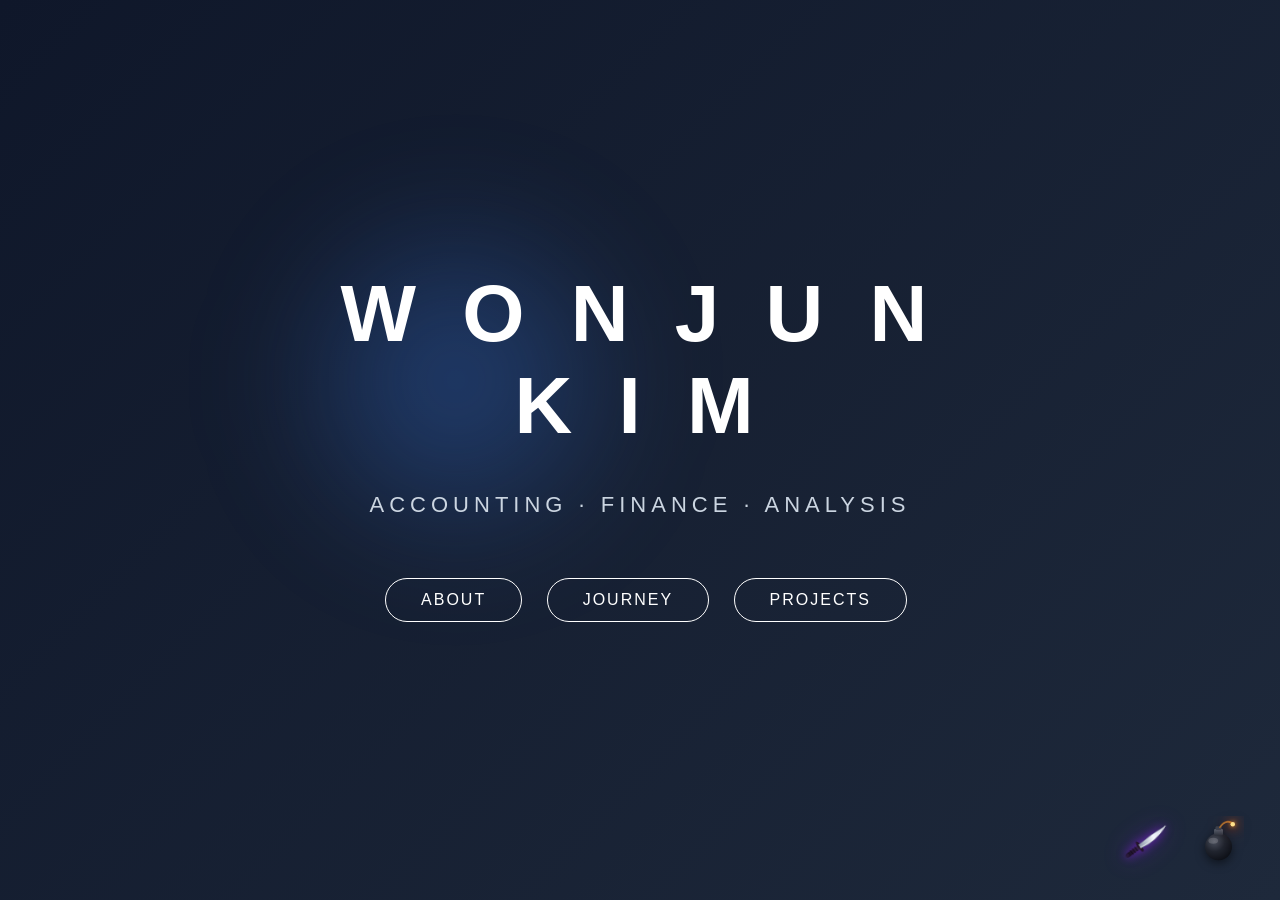
<file: index.html>
<!DOCTYPE html>
<html>

<head>
    <title>WONJUN KIM</title>
    <link rel="stylesheet" href="style.css">
</head>

<body>

    <div class="container">

        <h1 class="name">
            <span>W</span>
            <span>O</span>
            <span>N</span>
            <span>J</span>
            <span>U</span>
            <span>N</span>
            <br>
            <span>K</span>
            <span>I</span>
            <span>M</span>
        </h1>

        <p class="subtitle">
            ACCOUNTING · FINANCE · ANALYSIS
        </p>


        <div class="buttons">

            <a href="about.html">
                <button>ABOUT</button>
            </a>

            <a href="journey.html">
                <button>JOURNEY</button>
            </a>

            <a href="projects.html">
                <button>PROJECTS</button>
            </a>

        </div>

    </div>


    <!-- 폭탄 버튼 -->
    <button class="bomb" id="bomb" title="Don't press me..." aria-label="Bomb">
        <svg class="bombicon" viewBox="0 0 64 64" aria-hidden="true">
            <defs>
                <radialGradient id="bmBody" cx="0.35" cy="0.3" r="0.85">
                    <stop offset="0" stop-color="#4a4f5c"/>
                    <stop offset="0.45" stop-color="#20242e"/>
                    <stop offset="1" stop-color="#080a10"/>
                </radialGradient>
                <linearGradient id="bmCap" x1="0" y1="0" x2="0" y2="1">
                    <stop offset="0" stop-color="#5b6270"/>
                    <stop offset="1" stop-color="#2a2f3a"/>
                </linearGradient>
            </defs>
            <!-- 몸통 -->
            <circle cx="30" cy="41" r="18" fill="url(#bmBody)"/>
            <!-- 광택 하이라이트 -->
            <ellipse cx="23" cy="33" rx="6.5" ry="4" fill="#ffffff" opacity="0.16"/>
            <!-- 금속 캡 -->
            <rect x="24" y="17" width="12" height="9" rx="2" fill="url(#bmCap)"/>
            <rect x="26" y="13.5" width="8" height="5" rx="1.5" fill="#3a404c"/>
            <!-- 심지 -->
            <path d="M32 15 C 38 6, 46 6, 49 11" fill="none" stroke="#8a5a2b" stroke-width="2.6" stroke-linecap="round"/>
            <path d="M32 15 C 38 6, 46 6, 49 11" fill="none" stroke="#c8923f" stroke-width="1" stroke-linecap="round" opacity="0.7"/>
            <!-- 심지 불꽃 -->
            <circle class="fuse-spark" cx="49" cy="11" r="3"/>
        </svg>
    </button>

    <!-- 칼 버튼 -->
    <button class="knife-btn" id="knife" title="Slash!" aria-label="Slash">
        <svg class="katana" viewBox="0 0 64 64" aria-hidden="true">
            <defs>
                <linearGradient id="kbBlade" x1="24" y1="40" x2="58" y2="8" gradientUnits="userSpaceOnUse">
                    <stop offset="0" stop-color="#8b95a8"/>
                    <stop offset="0.5" stop-color="#f2f6fc"/>
                    <stop offset="1" stop-color="#c4ccda"/>
                </linearGradient>
                <linearGradient id="kbHandle" x1="11" y1="57" x2="26" y2="42" gradientUnits="userSpaceOnUse">
                    <stop offset="0" stop-color="#170e1f"/>
                    <stop offset="1" stop-color="#3a2350"/>
                </linearGradient>
            </defs>

            <!-- 뒤에서 휘갈기는 검기 아크(잔상 3겹) -->
            <g class="ki">
                <path class="ki-arc ki3" d="M10 50 Q 38 6 62 8"/>
                <path class="ki-arc ki2" d="M11 49 Q 39 6 62 9"/>
                <path class="ki-arc ki1" d="M12 48 Q 40 6 62 10"/>
            </g>

            <!-- 손잡이(츠카) -->
            <line x1="12" y1="56" x2="26" y2="42" stroke="url(#kbHandle)" stroke-width="6" stroke-linecap="round"/>
            <!-- 손잡이 감김 무늬 -->
            <g stroke="#0c0710" stroke-width="1.3" stroke-linecap="round" opacity="0.85">
                <line x1="14" y1="49.6" x2="18.4" y2="54"/>
                <line x1="16.8" y1="46.8" x2="21.2" y2="51.2"/>
                <line x1="19.6" y1="44" x2="24" y2="48.4"/>
            </g>
            <!-- 자루끝(칼머리) -->
            <circle cx="11" cy="57" r="2.6" fill="#2a1a3a"/>
            <!-- 코등이(츠바) -->
            <ellipse cx="26" cy="42" rx="8.5" ry="2.6" fill="#241528" transform="rotate(45 26 42)"/>
            <!-- 칼날 -->
            <path d="M28 44 Q 48 32 58 8 Q 40 22 24 40 Z" fill="url(#kbBlade)" stroke="#5a6478" stroke-width="0.5"/>
            <!-- 날 하이라이트(하몬) — 은은하게 반짝 -->
            <path class="hamon" d="M27 43 Q 47 31 57 9" fill="none" stroke="#ffffff" stroke-width="1" stroke-linecap="round" opacity="0.85"/>
        </svg>
    </button>


    <script>
        const bomb  = document.getElementById("bomb");

        // 날아갈 요소들: 이름 글자 + 문구 + 버튼
        const pieces = Array.from(document.querySelectorAll(
            ".name span, .subtitle, .buttons"
        ));

        // 원래 스타일 저장 (되돌릴 때 복원용)
        const origStyle = pieces.map((el) => el.getAttribute("style"));

        let active = false;      // 화면이 흐트러진 상태 (폭발 중)
        let rafId = null;
        let parts = [];

        // 물리 상수
        const GRAVITY = 0.9;
        const FLOOR_BOUNCE = 0.62;   // 바닥에 튕길 때 남는 속도
        const WALL_BOUNCE  = 0.72;   // 벽에 튕길 때 남는 속도

        bomb.addEventListener("click", () => {
            if (active) return;
            active = true;

            // 심지 타들어가는 연출
            bomb.classList.add("lit");

            setTimeout(() => {
                bomb.classList.remove("lit");

                // 중앙에서 진짜 터지는 이펙트 (섬광·충격파·불똥·연기·화면 흔들림)
                explodeFX(window.innerWidth / 2, window.innerHeight / 2);

                // 등장(뚝뚝 떨어지는) 연출 중에 터져도 '최종 위치' 기준으로 잡히도록
                // 먼저 애니메이션을 정지시킨 뒤 측정 (안 그러면 애니메이션 중간 위치가 원위치로 저장됨)
                pieces.forEach((el) => { el.style.animation = "none"; });

                // 원래 위치를 한 번에 측정 (하나라도 fixed로 바꾸면 뒤 글자들이 밀리므로 측정을 먼저)
                const rects = pieces.map((el) => el.getBoundingClientRect());

                // 각 조각을 원래 자리에 고정시키고 초기 속도 부여
                parts = pieces.map((el, i) => {
                    const rect = rects[i];

                    el.style.position = "fixed";
                    el.style.left = "0";
                    el.style.top  = "0";
                    el.style.margin = "0";
                    el.style.transition = "none";
                    el.style.opacity = "1";   // 애니메이션 끄면 기본 opacity가 0이라 사라짐 → 보이게 고정
                    el.style.zIndex = "14";
                    el.style.transform = `translate(${rect.left}px, ${rect.top}px)`;

                    return {
                        el,
                        x: rect.left,
                        y: rect.top,
                        w: rect.width,
                        h: rect.height,
                        homeX: rect.left,   // 원래 자리 (복귀용)
                        homeY: rect.top,
                        vx: (Math.random() - 0.5) * 38,        // 좌우로 팍
                        vy: -(Math.random() * 22 + 8),          // 위로 솟구쳤다가
                        angle: 0,
                        va: (Math.random() - 0.5) * 34          // 빙글빙글
                    };
                });

                startPhysics();

                // 잠시 뒤 스스로 서서히 제자리로
                setTimeout(reassemble, 2800);
            }, 700);
        });

        // ===== 현실적인 폭발 이펙트 =====
        function explodeFX(cx, cy) {
            const layer = document.body;

            // 화면 흔들림
            document.body.classList.add("screen-shake");
            setTimeout(() => document.body.classList.remove("screen-shake"), 500);

            // 1) 섬광
            const flash = document.createElement("div");
            flash.className = "fx-flash";
            flash.style.setProperty("--fx", cx + "px");
            flash.style.setProperty("--fy", cy + "px");
            layer.appendChild(flash);
            flash.addEventListener("animationend", () => flash.remove());

            // 2) 충격파 링 (2겹)
            for (let i = 0; i < 2; i++) {
                const shock = document.createElement("div");
                shock.className = "fx-shock";
                shock.style.left = cx + "px";
                shock.style.top = cy + "px";
                shock.style.animationDelay = (i * 0.08) + "s";
                layer.appendChild(shock);
                shock.addEventListener("animationend", () => shock.remove());
            }

            // 3) 불똥/파편
            const colors = ["#fff7e0", "#ffd27a", "#ff9d2e", "#ff5a1a", "#ff2d0f"];
            for (let i = 0; i < 46; i++) {
                const spark = document.createElement("div");
                spark.className = "fx-spark";

                const angle = Math.random() * Math.PI * 2;
                const dist = 90 + Math.random() * 360;
                const tx = Math.cos(angle) * dist;
                // 중력 느낌: 아래로 살짝 쏠리게
                const ty = Math.sin(angle) * dist + 60 + Math.random() * 120;
                const size = 4 + Math.random() * 9;
                const c = colors[Math.floor(Math.random() * colors.length)];

                spark.style.left = cx + "px";
                spark.style.top = cy + "px";
                spark.style.width = size + "px";
                spark.style.height = size + "px";
                spark.style.background = c;
                spark.style.boxShadow = `0 0 ${6 + size}px ${size / 2}px ${c}`;
                spark.style.setProperty("--tx", tx + "px");
                spark.style.setProperty("--ty", ty + "px");
                spark.style.setProperty("--dur", (0.55 + Math.random() * 0.7) + "s");

                layer.appendChild(spark);
                spark.addEventListener("animationend", () => spark.remove());
            }

            // 4) 연기
            for (let i = 0; i < 6; i++) {
                const smoke = document.createElement("div");
                smoke.className = "fx-smoke";
                smoke.style.left = cx + "px";
                smoke.style.top = cy + "px";
                smoke.style.setProperty("--sx", ((Math.random() - 0.5) * 160) + "px");
                smoke.style.animationDelay = (Math.random() * 0.15) + "s";
                layer.appendChild(smoke);
                smoke.addEventListener("animationend", () => smoke.remove());
            }
        }

        function startPhysics() {
            const W = window.innerWidth;
            const H = window.innerHeight;

            function step() {
                parts.forEach((p) => {
                    p.vy += GRAVITY;
                    p.x += p.vx;
                    p.y += p.vy;
                    p.angle += p.va;

                    // 좌우 벽
                    if (p.x < 0) { p.x = 0; p.vx = -p.vx * WALL_BOUNCE; p.va *= 0.9; }
                    if (p.x > W - p.w) { p.x = W - p.w; p.vx = -p.vx * WALL_BOUNCE; p.va *= 0.9; }

                    // 천장
                    if (p.y < 0) { p.y = 0; p.vy = -p.vy * WALL_BOUNCE; }

                    // 바닥 (튕기고 서서히 멈춤)
                    if (p.y > H - p.h) {
                        p.y = H - p.h;
                        p.vy = -p.vy * FLOOR_BOUNCE;
                        p.vx *= 0.9;      // 바닥 마찰
                        p.va *= 0.8;
                    }

                    p.el.style.transform =
                        `translate(${p.x}px, ${p.y}px) rotate(${p.angle}deg)`;
                });

                rafId = requestAnimationFrame(step);
            }

            step();
        }

        // 폭발한 글자들이 서서히 원래 자리로 되돌아옴
        let returning = false;
        function reassemble() {
            if (!active || returning) return;
            returning = true;

            // 물리 정지
            if (rafId) cancelAnimationFrame(rafId);
            rafId = null;

            // 현재 위치 → 원래 자리로 부드럽게 트윈 (글자마다 살짝 시차)
            parts.forEach((p, i) => {
                p.el.style.transition =
                    `transform 1.1s cubic-bezier(.2,.85,.25,1) ${i * 0.04}s`;
                p.el.style.transform =
                    `translate(${p.homeX}px, ${p.homeY}px) rotate(0deg)`;
            });

            // 다 돌아오면 상태 초기화 (글자는 원래 자리에 고정된 채 유지)
            setTimeout(() => {
                parts = [];
                active = false;
                returning = false;
            }, 1100 + parts.length * 40 + 60);
        }


        // ===== 칼: 누를 때마다 검기 한 방 → 금이 쌓임 → 마지막엔 화면 껐다 켜기(휘치킹!) =====
        const knife = document.getElementById("knife");
        const svgNS = "http://www.w3.org/2000/svg";

        const BREAK_AT = 6;      // 이만큼 베면 화면이 박살 → 리셋
        let cracks = [];         // 화면에 쌓인 금(SVG)들
        let breaking = false;    // 껐다 켜는 연출 중

        // 검기와 함께 번쩍이는 벼락(전격) 몇 줄기
        function spawnLightning(A, big) {
            const W = window.innerWidth, H = window.innerHeight;
            const cx = W / 2, cy = H / 2;
            const rad = A * Math.PI / 180;
            const dx = Math.cos(rad), dy = Math.sin(rad);

            const svg = document.createElementNS(svgNS, "svg");
            svg.setAttribute("class", "bolt");
            svg.setAttribute("viewBox", `0 0 ${W} ${H}`);
            svg.setAttribute("preserveAspectRatio", "none");

            const bolts = (big ? 5 : 3) + Math.floor(Math.random() * 3);
            for (let k = 0; k < bolts; k++) {
                // 컷 선 위 임의 지점에서 시작
                const start = (Math.random() - 0.5) * Math.min(W, H) * 0.9;
                let x = cx + dx * start, y = cy + dy * start;
                // 컷을 따라가되 크게 지그재그
                const bAng = (A + (Math.random() - 0.5) * 45) * Math.PI / 180;
                const bx = Math.cos(bAng), by = Math.sin(bAng);
                const bnx = -by, bny = bx;
                const steps = 6 + Math.floor(Math.random() * 4);
                const seg = 110 + Math.random() * 90;

                let d = `M${x.toFixed(1)} ${y.toFixed(1)} `;
                for (let i = 1; i <= steps; i++) {
                    x += bx * seg + bnx * (Math.random() - 0.5) * 75;
                    y += by * seg + bny * (Math.random() - 0.5) * 75;
                    d += `L${x.toFixed(1)} ${y.toFixed(1)} `;
                }
                const p = document.createElementNS(svgNS, "path");
                p.setAttribute("d", d);
                svg.appendChild(p);
            }

            document.body.appendChild(svg);
            svg.addEventListener("animationend", () => svg.remove());
            setTimeout(() => svg.remove(), 450);
        }

        // 화면을 가르는 검기 한 방 (칼날 코어 + 오라 + 잔상 + 렌즈플레어 + 스파크 + 벼락)
        function spawnSlash(A, big) {
            const s = document.createElement("div");
            s.className = "slash" + (big ? " big" : "");
            s.style.setProperty("--ang", A + "deg");
            s.style.setProperty("--dir", Math.random() < 0.5 ? 1 : -1);
            s.innerHTML =
                '<div class="aura"></div>' +
                '<div class="trail t1"></div>' +
                '<div class="trail t2"></div>' +
                '<div class="line"></div>' +
                '<div class="glint"><span class="flare"></span></div>';
            document.body.appendChild(s);
            setTimeout(() => s.remove(), big ? 800 : 560);

            spawnLightning(A, big);

            // 검기 자리에서 튀는 파란 스파크
            const cx = window.innerWidth / 2, cy = window.innerHeight / 2;
            const rad = A * Math.PI / 180;
            const dx = Math.cos(rad), dy = Math.sin(rad);   // 검기 방향
            const nx = -dy, ny = dx;                          // 수직
            const count = big ? 20 : 12;
            for (let i = 0; i < count; i++) {
                const along = (Math.random() - 0.5) * (big ? 950 : 620);
                const side = Math.random() < 0.5 ? 1 : -1;
                const dist = 40 + Math.random() * 150;
                const tx = nx * dist * side + dx * (Math.random() - 0.5) * 70;
                const ty = ny * dist * side + dy * (Math.random() - 0.5) * 70;
                const size = 2 + Math.random() * 4;

                const sp = document.createElement("div");
                sp.className = "slash-spark";
                sp.style.left = (cx + dx * along) + "px";
                sp.style.top = (cy + dy * along) + "px";
                sp.style.width = size + "px";
                sp.style.height = size + "px";
                sp.style.setProperty("--tx", tx + "px");
                sp.style.setProperty("--ty", ty + "px");
                sp.style.setProperty("--dur", (0.35 + Math.random() * 0.4) + "s");
                document.body.appendChild(sp);
                sp.addEventListener("animationend", () => sp.remove());
            }
        }

        // 화면 흔들기 (금이 많을수록 세게)
        function shake(amp) {
            document.body.animate([
                { transform: "translate(0,0)" },
                { transform: `translate(${-amp}px, ${amp * 0.5}px)` },
                { transform: `translate(${amp}px, ${-amp * 0.6}px)` },
                { transform: `translate(${-amp * 0.6}px, ${amp * 0.4}px)` },
                { transform: "translate(0,0)" }
            ], { duration: 240, easing: "ease-out" });
        }

        // 검기 지나간 자리에 유리 금 남기기
        function addCrack(A) {
            const W = window.innerWidth, H = window.innerHeight;
            const rad = A * Math.PI / 180;
            const dx = Math.cos(rad), dy = Math.sin(rad);   // 금 방향
            const nx = -dy, ny = dx;                          // 수직(지그재그용)
            const reach = Math.hypot(W, H);
            // 검기는 화면 중앙을 각도 A로 지나감 → 금도 그 선을 따라 생김
            const ox = W / 2;
            const oy = H / 2;

            const svg = document.createElementNS(svgNS, "svg");
            svg.setAttribute("class", "crack");
            svg.setAttribute("viewBox", `0 0 ${W} ${H}`);
            svg.setAttribute("preserveAspectRatio", "none");

            // 메인 금 (거의 곧게, 드물게 꺾임)
            const segs = 9;
            const pts = [];
            let d = "";
            for (let i = 0; i <= segs; i++) {
                const t = (i / segs) * 2 - 1;   // -1 ~ 1
                const jitter = (Math.random() - 0.5) * 16;
                const px = ox + dx * reach * t + nx * jitter;
                const py = oy + dy * reach * t + ny * jitter;
                pts.push([px, py]);
                d += (i === 0 ? "M" : "L") + px.toFixed(1) + " " + py.toFixed(1) + " ";
            }
            const main = document.createElementNS(svgNS, "path");
            main.setAttribute("d", d);
            svg.appendChild(main);

            document.body.appendChild(svg);
            cracks.push(svg);

            // 쫙— 그어지는 애니메이션
            svg.querySelectorAll("path").forEach((p) => {
                const len = p.getTotalLength();
                p.style.strokeDasharray = len;
                p.style.strokeDashoffset = len;
                p.getBoundingClientRect();   // reflow
                p.style.transition = "stroke-dashoffset 0.3s ease-out";
                p.style.strokeDashoffset = "0";
            });
        }

        function clearCracks() {
            cracks.forEach((c) => c.remove());
            cracks = [];
        }

        // 중앙 충격파 링
        function boomRing() {
            const r = document.createElement("div");
            r.className = "break-ring";
            r.style.left = window.innerWidth / 2 + "px";
            r.style.top = window.innerHeight / 2 + "px";
            document.body.appendChild(r);
            r.addEventListener("animationend", () => r.remove());
        }

        // 유리 파편 와장창 — 화면이 사방으로 부서짐
        function shatter() {
            const cx = window.innerWidth / 2, cy = window.innerHeight / 2;
            const n = 20;
            for (let i = 0; i < n; i++) {
                const ang = (i / n) * Math.PI * 2 + (Math.random() - 0.5) * 0.5;
                const dist = 240 + Math.random() * 460;
                const tx = Math.cos(ang) * dist;
                const ty = Math.sin(ang) * dist;
                const w = 16 + Math.random() * 40;
                const h = w * (0.4 + Math.random() * 0.9);

                const sh = document.createElement("div");
                sh.className = "shard";
                sh.style.left = cx + "px";
                sh.style.top = cy + "px";
                sh.style.width = w + "px";
                sh.style.height = h + "px";
                sh.style.setProperty("--tx", tx + "px");
                sh.style.setProperty("--ty", ty + "px");
                sh.style.setProperty("--rot", ((Math.random() - 0.5) * 900) + "deg");
                sh.style.setProperty("--dur", (0.55 + Math.random() * 0.5) + "s");
                // 들쭉날쭉한 유리 조각 모양
                const p = [
                    "0% 0%", (20 + Math.random() * 30) + "% " + (Math.random() * 20) + "%",
                    "100% " + (30 + Math.random() * 40) + "%",
                    (40 + Math.random() * 40) + "% 100%", (Math.random() * 25) + "% " + (60 + Math.random() * 30) + "%"
                ].join(", ");
                sh.style.clipPath = "polygon(" + p + ")";
                document.body.appendChild(sh);
                sh.addEventListener("animationend", () => sh.remove());
            }
        }

        // 마지막 한 방: 박살 난타 → 최후 십자 일섬 → 와장창 → 암전 → 켜지면서 휘치킹!!
        function breakScreen() {
            breaking = true;

            // 0) 박살 직전 — 쌓인 금이 검기 색으로 확 달아오름
            cracks.forEach((c) => c.classList.add("ignite"));

            // 1) 박살 난타: 검기 여러 방 + 점점 세지는 흔들림
            let f = 0;
            const flurry = setInterval(() => {
                spawnSlash(Math.random() * 180 - 90, true);
                shake(18 + f * 6);
                f++;
                if (f >= 4) {
                    clearInterval(flurry);
                    // 최후 십자 일섬 (X자로 두 방)
                    const base = Math.random() * 180 - 90;
                    spawnSlash(base, true);
                    spawnSlash(base + 90, true);
                    shake(30);
                    setTimeout(powerCycle, 110);
                }
            }, 60);

            function powerCycle() {
                // 2) 다중 충격파 링 + 유리 파편 와장창 + 강한 흔들림
                boomRing();
                setTimeout(boomRing, 90);
                setTimeout(boomRing, 190);
                shatter();
                shake(46);

                const power = document.createElement("div");
                power.className = "power";
                const line = document.createElement("div");
                line.className = "crt-line";
                const dot = document.createElement("div");
                dot.className = "crt-dot";
                power.appendChild(line);
                power.appendChild(dot);
                document.body.appendChild(power);

                // 3) OFF: 하얗게 번쩍 → 검게, 세로로 눌리고 가로로 점까지 수축
                power.animate([
                    { backgroundColor: "rgba(255,255,255,0.95)" },
                    { backgroundColor: "rgba(255,255,255,0.95)", offset: 0.12 },
                    { backgroundColor: "rgba(0,0,0,1)" }
                ], { duration: 280, fill: "forwards", easing: "ease-in" });

                line.animate([
                    { transform: "translateY(-50%) scaleY(90) scaleX(1)", opacity: 0 },
                    { transform: "translateY(-50%) scaleY(2) scaleX(1)", opacity: 1, offset: 0.5 },
                    { transform: "translateY(-50%) scaleY(2) scaleX(0.02)", opacity: 1 }
                ], { duration: 340, fill: "forwards", easing: "ease-in" });

                // 점 남기고 검은 화면 동안 금 정리
                setTimeout(() => {
                    dot.animate([
                        { opacity: 0, transform: "translate(-50%,-50%) scale(0)" },
                        { opacity: 1, transform: "translate(-50%,-50%) scale(1)" }
                    ], { duration: 120, fill: "forwards" });
                    clearCracks();
                }, 320);

                // 4) 검은 화면 좀 더 유지 (긴장감) → 5) ON: 점 → 가로선 → 대폭발 번쩍 + 플리커
                setTimeout(() => {
                    dot.animate([{ opacity: 1 }, { opacity: 0 }],
                        { duration: 90, fill: "forwards" });

                    line.animate([
                        { transform: "translateY(-50%) scaleY(2) scaleX(0.02)", opacity: 1 },
                        { transform: "translateY(-50%) scaleY(2) scaleX(1)", opacity: 1, offset: 0.22 },
                        { transform: "translateY(-50%) scaleY(150) scaleX(1)", opacity: 1, offset: 0.7 },
                        { transform: "translateY(-50%) scaleY(150) scaleX(1)", opacity: 0 }
                    ], { duration: 560, fill: "forwards", easing: "ease-in" });

                    const on = power.animate([
                        { backgroundColor: "rgba(0,0,0,1)" },
                        { backgroundColor: "rgba(255,255,255,1)", offset: 0.45 },
                        { backgroundColor: "rgba(200,240,255,0.6)", offset: 0.62 },
                        { backgroundColor: "rgba(255,255,255,0)" }
                    ], { duration: 600, fill: "forwards", easing: "ease-out" });

                    // 켜질 때 전원 플리커
                    setTimeout(() => {
                        power.animate(
                            [{ opacity: 1 }, { opacity: 0.35 }, { opacity: 1 },
                             { opacity: 0.6 }, { opacity: 1 }],
                            { duration: 200 }
                        );
                    }, 320);

                    on.onfinish = () => {
                        power.remove();
                        shake(12);        // 켜지는 순간 마무리 진동
                        breaking = false;
                    };
                }, 760);
            }
        }

        knife.addEventListener("click", () => {
            if (breaking) return;

            // 새 세션(금 0개)의 첫 베기마다 색깔 랜덤 결정 → 그 세션 6번은 한 색으로 통일
            // (박살 후 리셋되면 다음 세션에서 다시 뽑음 → 검보라/검빨 번갈아 나올 수 있음)
            if (cracks.length === 0) {
                document.body.classList.toggle("slash-red", Math.random() < 0.5);
            }

            // 칼 휘두르기
            knife.classList.remove("swing");
            void knife.offsetWidth;
            knife.classList.add("swing");

            const willBreak = cracks.length + 1 >= BREAK_AT;
            const A = Math.random() * 160 - 80;

            // 검기 한 방 (마지막이면 굵게)
            spawnSlash(A, willBreak);
            // 금이 쌓일수록 더 세게 흔들
            shake(6 + cracks.length * 2.5);
            // 검기 자리에 금 추가
            addCrack(A);

            // 박살 직전까지 다 채웠으면 → 껐다 켜기
            if (willBreak) {
                setTimeout(breakScreen, 240);
            }
        });


    </script>


</body>
<div class="background"></div>
</html>
</file>
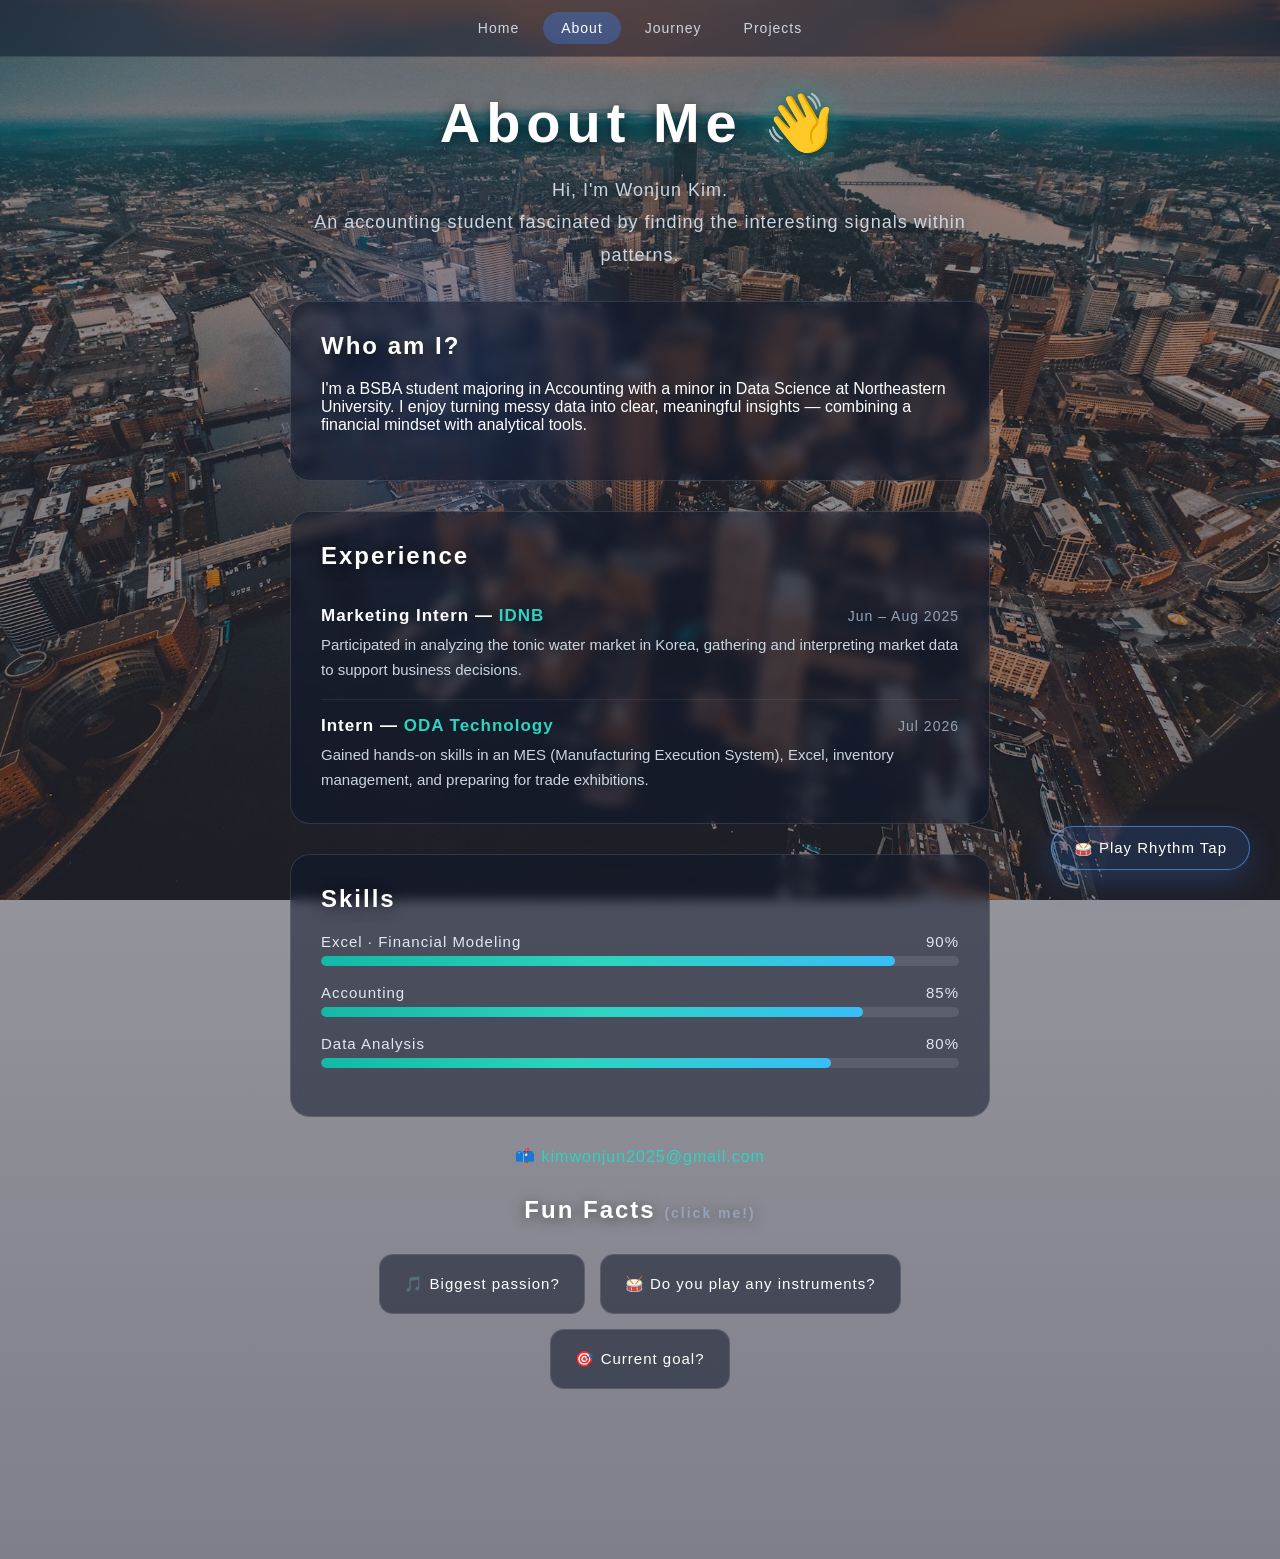
<file: about.html>
<!DOCTYPE html>
<html>

<head>
    <title>About Me</title>
    <link rel="stylesheet" href="style.css">
</head>

<body class="page about-bg">

    <nav class="navbar">
        <a href="index.html">Home</a>
        <a href="about.html" class="active">About</a>
        <a href="journey.html">Journey</a>
        <a href="projects.html">Projects</a>
    </nav>

    <div class="about">

        <h1 class="about-title">
            About Me <span class="wave">👋</span>
        </h1>

        <p class="about-lead">
            Hi, I'm Wonjun Kim.<br>
            An accounting student fascinated by finding the interesting signals within patterns.
        </p>


        <!-- 마우스 따라 기우는 카드 -->
        <div class="card" id="tiltCard">
            <h2>Who am I?</h2>
            <p>
                I'm a BSBA student majoring in Accounting with a minor in Data Science
                at Northeastern University. I enjoy turning messy data into clear,
                meaningful insights — combining a financial mindset with analytical tools.
            </p>
        </div>


        <!-- 경력 -->
        <div class="card">
            <h2>Experience</h2>

            <div class="exp-item">
                <div class="exp-head">
                    <span class="exp-role">Marketing Intern — <span class="exp-company">IDNB</span></span>
                    <span class="exp-date">Jun – Aug 2025</span>
                </div>
                <p class="exp-desc">
                    Participated in analyzing the tonic water market in Korea,
                    gathering and interpreting market data to support business decisions.
                </p>
            </div>

            <div class="exp-item">
                <div class="exp-head">
                    <span class="exp-role">Intern — <span class="exp-company">ODA Technology</span></span>
                    <span class="exp-date">Jul 2026</span>
                </div>
                <p class="exp-desc">
                    Gained hands-on skills in an MES (Manufacturing Execution System),
                    Excel, inventory management, and preparing for trade exhibitions.
                </p>
            </div>
        </div>


        <!-- 스킬 바 (로딩 시 채워짐) -->
        <div class="card">
            <h2>Skills</h2>

            <div class="skill">
                <div class="skill-name"><span>Excel · Financial Modeling</span><span>90%</span></div>
                <div class="skill-bar"><div class="skill-fill" style="--level: 90%;"></div></div>
            </div>

            <div class="skill">
                <div class="skill-name"><span>Accounting</span><span>85%</span></div>
                <div class="skill-bar"><div class="skill-fill" style="--level: 85%;"></div></div>
            </div>

            <div class="skill">
                <div class="skill-name"><span>Data Analysis</span><span>80%</span></div>
                <div class="skill-bar"><div class="skill-fill" style="--level: 80%;"></div></div>
            </div>
        </div>


        <!-- 연락처 -->
        <p class="contact">
            📫 <a href="mailto:kimwonjun2025@gmail.com">kimwonjun2025@gmail.com</a>
        </p>


        <!-- 클릭하면 답이 나오는 재미 요소 -->
        <h2 style="letter-spacing:2px;">Fun Facts <small style="color:#94a3b8;font-size:14px;">(click me!)</small></h2>

        <div class="facts">

            <div class="fact" onclick="this.classList.toggle('open')">
                <div class="question">🎵 Biggest passion?</div>
                <div class="answer">Music — I can't live without it!</div>
            </div>

            <div class="fact" onclick="this.classList.toggle('open')">
                <div class="question">🥁 Do you play any instruments?</div>
                <div class="answer">Yes — drums and guitar!</div>
            </div>

            <div class="fact" onclick="this.classList.toggle('open')">
                <div class="question">🎯 Current goal?</div>
                <div class="answer">Building an awesome portfolio 🚀</div>
            </div>

        </div>

    </div>


    <div class="background"></div>

    <!-- 오른쪽 아래 게임 버튼 -->
    <a href="rhythm.html" class="float-game">🥁 Play Rhythm Tap</a>


    <script>
        // 카드가 마우스를 따라 살짝 기울어지는 효과
        const card = document.getElementById("tiltCard");

        card.addEventListener("mousemove", (e) => {
            const rect = card.getBoundingClientRect();
            const x = e.clientX - rect.left;
            const y = e.clientY - rect.top;

            const rotateY = ((x / rect.width) - 0.5) * 12;
            const rotateX = ((y / rect.height) - 0.5) * -12;

            card.style.transform =
                `perspective(600px) rotateX(${rotateX}deg) rotateY(${rotateY}deg)`;
        });

        card.addEventListener("mouseleave", () => {
            card.style.transform = "perspective(600px) rotateX(0) rotateY(0)";
        });


        // 클릭할 때마다 클릭 지점에서 물결이 퍼짐
        document.addEventListener("click", (e) => {
            const r = document.createElement("span");
            r.className = "click-ripple";
            r.style.left = e.clientX + "px";
            r.style.top  = e.clientY + "px";
            document.body.appendChild(r);
            r.addEventListener("animationend", () => r.remove());
        });


        // Fun Facts 클릭하면 이모지 컨페티가 터짐
        const partyEmojis = ["🎵", "🎉", "✨", "🥁", "🎸", "⭐", "💫"];

        document.querySelectorAll(".fact").forEach((fact) => {
            fact.addEventListener("click", (e) => {
                const rect = fact.getBoundingClientRect();
                const cx = rect.left + rect.width / 2;
                const cy = rect.top + rect.height / 2;

                for (let i = 0; i < 12; i++) {
                    const piece = document.createElement("span");
                    piece.className = "confetti";
                    piece.textContent =
                        partyEmojis[Math.floor(Math.random() * partyEmojis.length)];

                    piece.style.left = cx + "px";
                    piece.style.top  = cy + "px";

                    // 랜덤 방향으로 튀기
                    const angle = Math.random() * Math.PI * 2;
                    const dist  = 60 + Math.random() * 90;
                    piece.style.setProperty("--dx", Math.cos(angle) * dist + "px");
                    piece.style.setProperty("--dy", Math.sin(angle) * dist + "px");
                    piece.style.setProperty("--r", (Math.random() * 720 - 360) + "deg");

                    document.body.appendChild(piece);
                    piece.addEventListener("animationend", () => piece.remove());
                }
            });
        });
    </script>

</body>

</html>
</file>
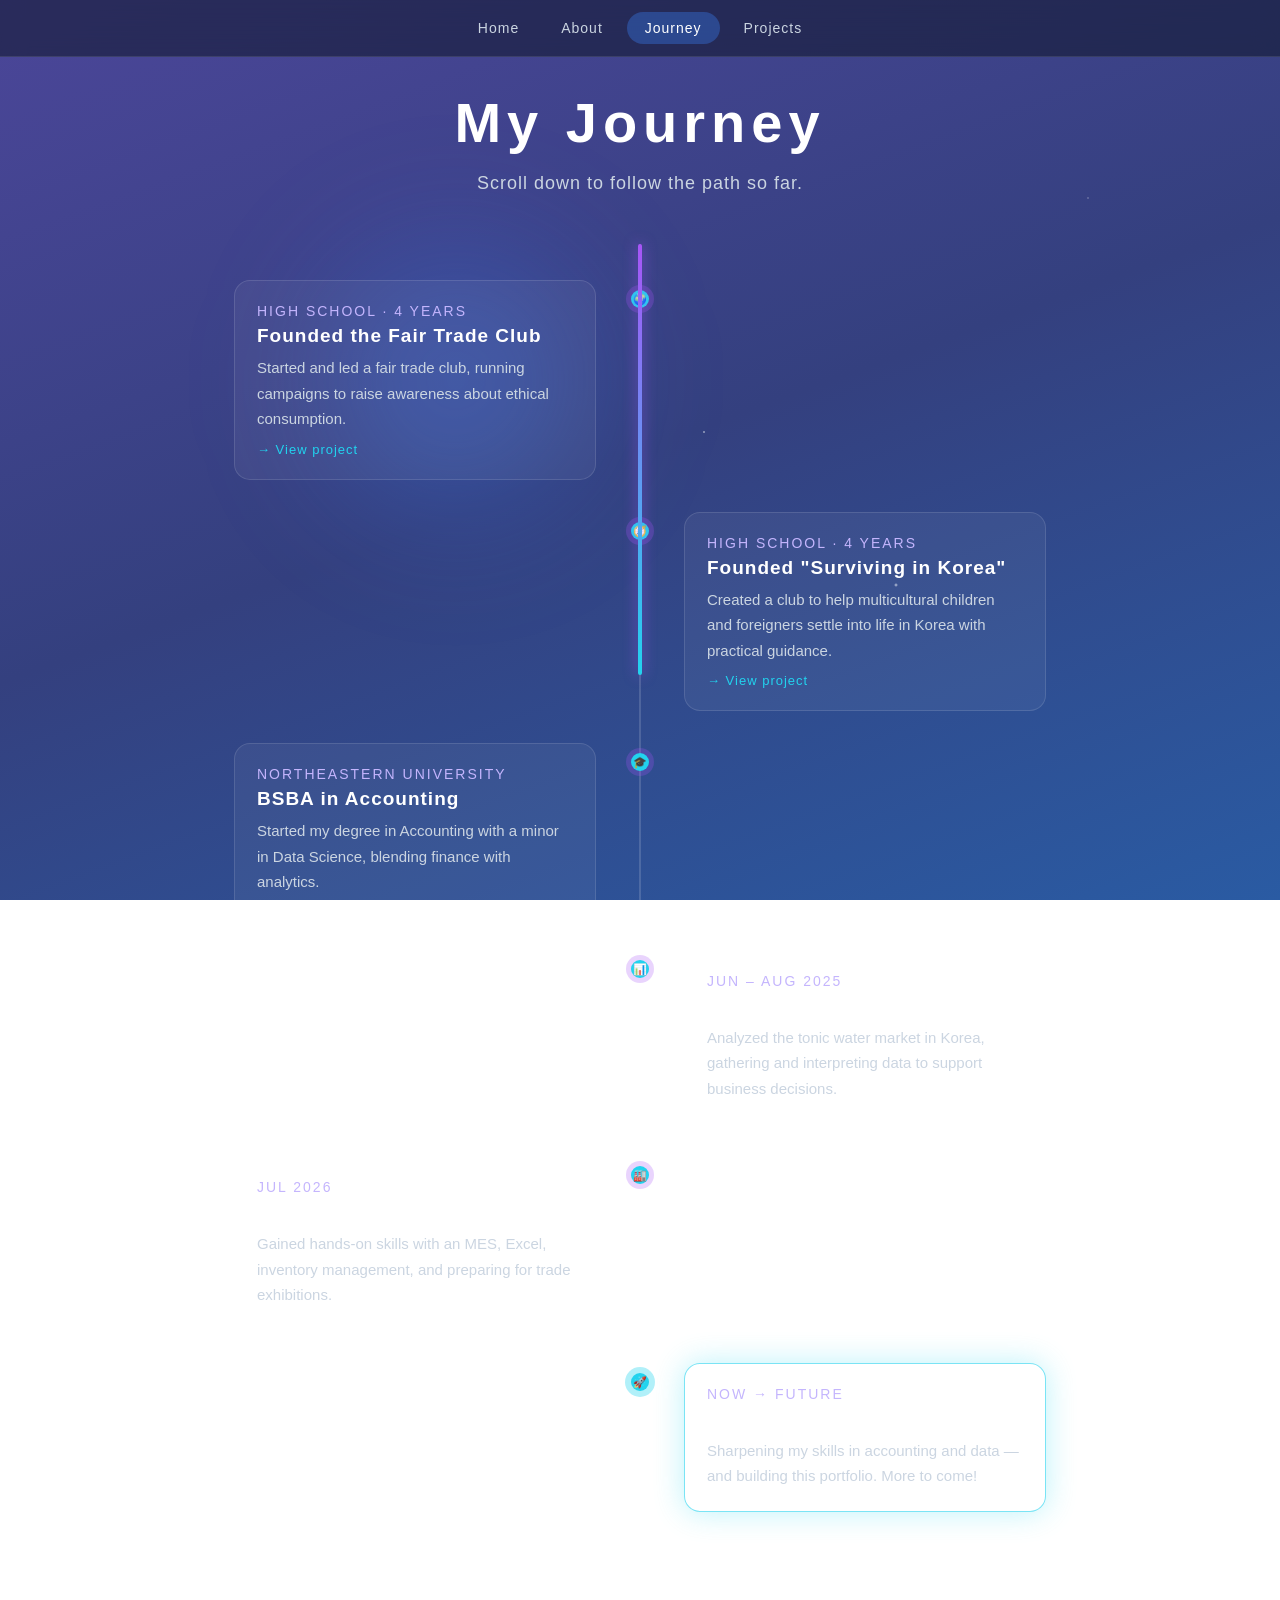
<file: journey.html>
<!DOCTYPE html>
<html>

<head>
    <title>My Journey</title>
    <link rel="stylesheet" href="style.css">
</head>

<body class="page journey-bg">

    <nav class="navbar">
        <a href="index.html">Home</a>
        <a href="about.html">About</a>
        <a href="journey.html" class="active">Journey</a>
        <a href="projects.html">Projects</a>
    </nav>

    <div class="journey">

        <h1 class="journey-title">My Journey</h1>
        <p class="journey-lead">
            Scroll down to follow the path so far.
        </p>


        <div class="timeline">

            <div class="tl-item">
                <div class="tl-dot">🌍</div>
                <a class="tl-card tl-linked" href="project1.html">
                    <div class="tl-year">HIGH SCHOOL · 4 YEARS</div>
                    <h2 class="tl-name">Founded the Fair Trade Club</h2>
                    <p class="tl-desc">
                        Started and led a fair trade club, running campaigns to raise
                        awareness about ethical consumption.
                    </p>
                    <div class="tl-more">→ View project</div>
                </a>
            </div>

            <div class="tl-item">
                <div class="tl-dot">🧭</div>
                <a class="tl-card tl-linked" href="project2.html">
                    <div class="tl-year">HIGH SCHOOL · 4 YEARS</div>
                    <h2 class="tl-name">Founded "Surviving in Korea"</h2>
                    <p class="tl-desc">
                        Created a club to help multicultural children and foreigners
                        settle into life in Korea with practical guidance.
                    </p>
                    <div class="tl-more">→ View project</div>
                </a>
            </div>

            <div class="tl-item">
                <div class="tl-dot">🎓</div>
                <div class="tl-card">
                    <div class="tl-year">NORTHEASTERN UNIVERSITY</div>
                    <h2 class="tl-name">BSBA in Accounting</h2>
                    <p class="tl-desc">
                        Started my degree in Accounting with a minor in Data Science,
                        blending finance with analytics.
                    </p>
                </div>
            </div>

            <div class="tl-item">
                <div class="tl-dot">📊</div>
                <div class="tl-card">
                    <div class="tl-year">JUN – AUG 2025</div>
                    <h2 class="tl-name">Marketing Intern @ IDNB</h2>
                    <p class="tl-desc">
                        Analyzed the tonic water market in Korea, gathering and
                        interpreting data to support business decisions.
                    </p>
                </div>
            </div>

            <div class="tl-item">
                <div class="tl-dot">🏭</div>
                <div class="tl-card">
                    <div class="tl-year">JUL 2026</div>
                    <h2 class="tl-name">Intern @ ODA Technology</h2>
                    <p class="tl-desc">
                        Gained hands-on skills with an MES, Excel, inventory management,
                        and preparing for trade exhibitions.
                    </p>
                </div>
            </div>

            <div class="tl-item future">
                <div class="tl-dot">🚀</div>
                <div class="tl-card">
                    <div class="tl-year">NOW → FUTURE</div>
                    <h2 class="tl-name">Building &amp; Learning</h2>
                    <p class="tl-desc">
                        Sharpening my skills in accounting and data — and building this
                        portfolio. More to come!
                    </p>
                </div>
            </div>

            <!-- 스크롤 따라 차오르는 발광 라인 (맨 끝에 둬서 배치 안 깨지게) -->
            <div class="timeline-fill"></div>

        </div>

    </div>


    <div class="background"></div>


    <script>
        // 스크롤해서 화면에 들어오면 항목이 나타남
        const items = document.querySelectorAll(".tl-item");

        const observer = new IntersectionObserver((entries) => {
            entries.forEach((entry) => {
                if (entry.isIntersecting) {
                    entry.target.classList.add("show");
                    observer.unobserve(entry.target);
                }
            });
        }, { threshold: 0.3 });

        items.forEach((item) => observer.observe(item));


        // 스크롤에 따라 발광 라인이 차오름
        const timeline = document.querySelector(".timeline");
        const fill = document.querySelector(".timeline-fill");

        function updateFill() {
            const rect = timeline.getBoundingClientRect();
            const anchor = window.innerHeight * 0.75;   // 채워지는 끝점 기준선
            let progress = (anchor - rect.top) / rect.height;

            // 페이지 맨 아래에 닿으면 확실히 100%
            const atBottom = (window.innerHeight + Math.ceil(window.scrollY))
                >= (document.documentElement.scrollHeight - 2);
            if (atBottom) progress = 1;

            progress = Math.max(0, Math.min(1, progress));
            fill.style.height = (progress * 100) + "%";
        }

        window.addEventListener("scroll", updateFill, { passive: true });
        window.addEventListener("resize", updateFill);
        updateFill();


        // 클릭 리플
        document.addEventListener("click", (e) => {
            const r = document.createElement("span");
            r.className = "click-ripple";
            r.style.left = e.clientX + "px";
            r.style.top  = e.clientY + "px";
            document.body.appendChild(r);
            r.addEventListener("animationend", () => r.remove());
        });
    </script>

</body>

</html>
</file>
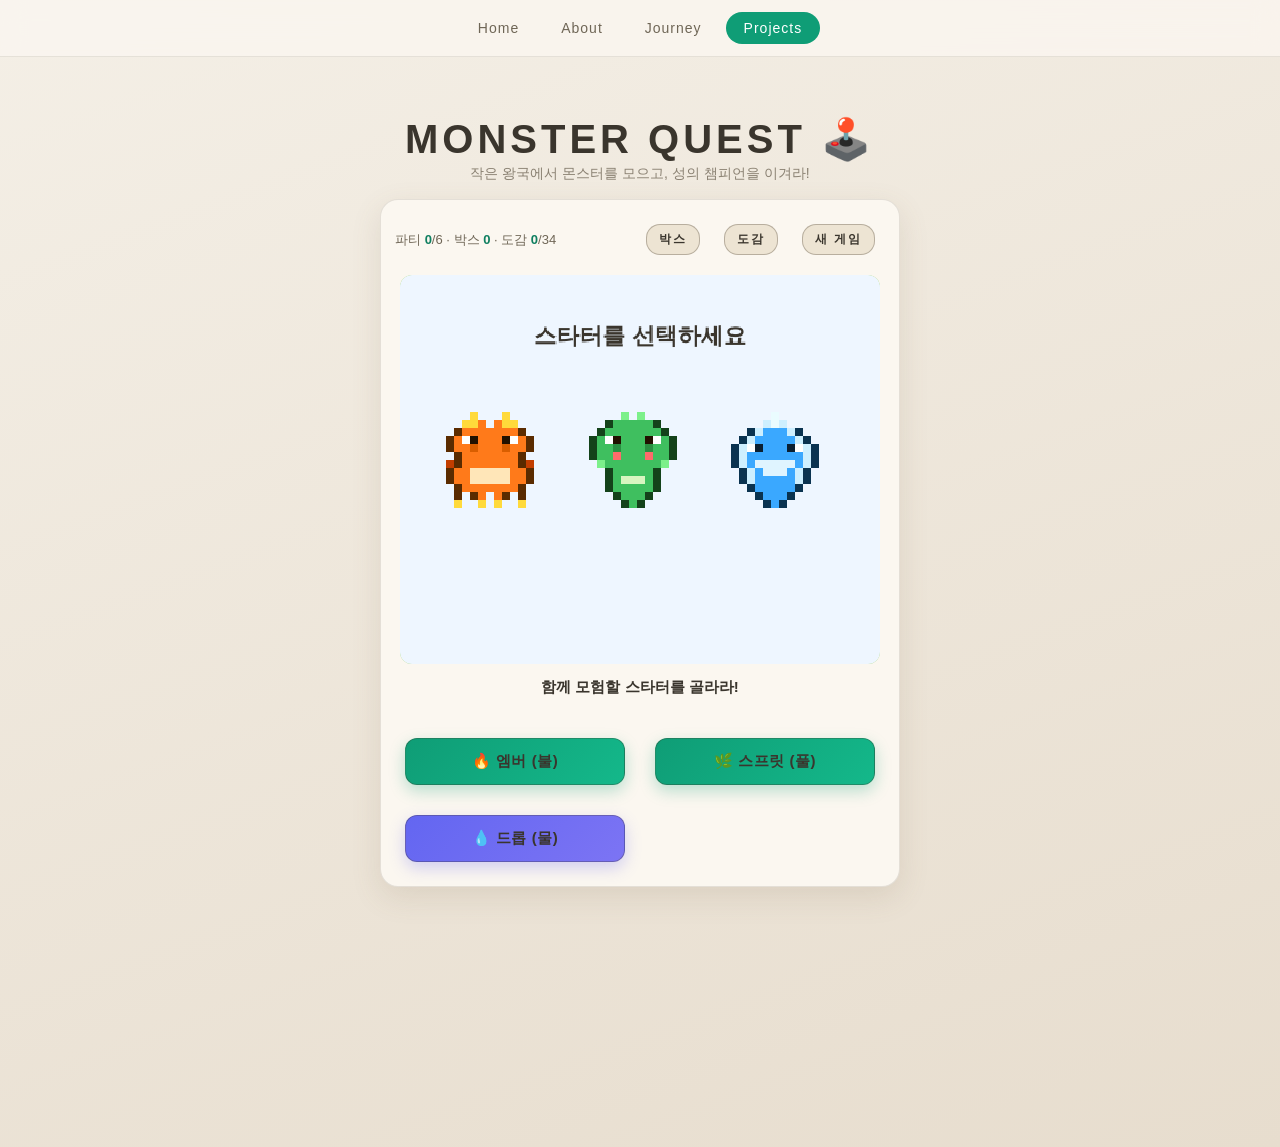
<file: monster.html>
<!DOCTYPE html>
<html>

<head>
    <title>Monster Quest</title>
    <meta name="viewport" content="width=device-width, initial-scale=1">
    <link rel="stylesheet" href="style.css">

    <style>
        .mq-wrap {
            max-width: 520px;
            margin: 0 auto;
            padding: 20px 16px 120px;
            text-align: center;
            position: relative;
            z-index: 2;
        }

        .mq-title {
            font-size: 40px;
            letter-spacing: 4px;
            margin: 6px 0 2px;
            color: #3a352d;
        }

        .mq-sub {
            color: #8a8172;
            font-size: 14px;
            margin: 0 0 16px;
        }

        .mq-card {
            background: #fbf7f0;
            border: 1px solid rgba(60, 50, 35, 0.12);
            box-shadow: 0 10px 30px rgba(120, 100, 70, 0.14);
            border-radius: 18px;
            padding: 14px;
        }

        /* 상단 정보줄 */
        .mq-bar {
            display: flex;
            justify-content: space-between;
            align-items: center;
            gap: 8px;
            margin-bottom: 10px;
            font-size: 13px;
            color: #6f6656;
        }
        .mq-bar b { color: #0f7f60; }
        .mq-bar button {
            border: 0; border-radius: 14px; padding: 6px 12px; cursor: pointer;
            background: #ede4d3; color: #6f6656; font-weight: 700; font-size: 12px;
        }
        .mq-bar button:hover { background: #e2d6c0; }

        canvas#screen {
            width: 100%;
            max-width: 480px;
            image-rendering: pixelated;
            image-rendering: crisp-edges;
            border-radius: 12px;
            display: block;
            margin: 0 auto;
            background: #9bd36a;
            touch-action: manipulation;
        }

        /* 메시지 + 버튼 영역 */
        .mq-msg {
            min-height: 42px;
            margin: 12px 4px 10px;
            font-size: 15px;
            line-height: 1.4;
            color: #3a352d;
            font-weight: 600;
        }

        .mq-btns {
            display: grid;
            grid-template-columns: 1fr 1fr;
            gap: 10px;
        }
        .mq-btns.hidden, .mq-hint.hidden, #dpad.hidden { display: none; }

        .mq-btns button {
            padding: 13px;
            border: 0;
            border-radius: 12px;
            background: linear-gradient(135deg, #0f9d76, #14b88a);
            color: #fff;
            font-size: 15px;
            font-weight: 700;
            letter-spacing: 0.5px;
            cursor: pointer;
            box-shadow: 0 6px 16px rgba(15, 157, 118, 0.28);
            transition: transform .1s;
        }
        .mq-btns button:hover { transform: translateY(-2px); }
        .mq-btns button:active { transform: translateY(1px); }
        .mq-btns button.alt { background: linear-gradient(135deg, #6366f1, #7c74f4); box-shadow: 0 6px 16px rgba(99,102,241,.28); }
        .mq-btns button.warn { background: linear-gradient(135deg, #ef8f3c, #f0a04b); box-shadow: 0 6px 16px rgba(239,143,60,.28); }
        .mq-btns button:disabled { opacity: .45; cursor: default; transform: none; }

        .mq-hint {
            margin-top: 10px;
            font-size: 12px;
            color: #8a8172;
        }

        /* 방향패드 (모바일/클릭용) */
        #dpad {
            margin: 12px auto 0;
            width: 168px;
            display: grid;
            grid-template-columns: repeat(3, 1fr);
            grid-template-rows: repeat(3, 1fr);
            gap: 6px;
        }
        #dpad button {
            height: 50px; border: 0; border-radius: 12px; cursor: pointer;
            background: #ede4d3; color: #6f6656; font-size: 20px; font-weight: 800;
        }
        #dpad button:active { background: #d8c8ad; }
        #dpad .sp { visibility: hidden; }

        /* 도감 · 박스 패널 */
        #dex-panel, #box-panel {
            display: none;
            text-align: left;
            margin-top: 12px;
            background: #fffdf8;
            border: 1px solid rgba(60,50,35,.12);
            border-radius: 12px;
            padding: 14px;
            font-size: 14px;
            color: #3a352d;
        }
        #dex-panel h3, #box-panel h3 { margin: 0 0 8px; color: #0f7f60; }
        #dex-panel .row, #box-panel .row { padding: 4px 0; border-bottom: 1px dashed rgba(60,50,35,.12); }
        #dex-panel .row:last-child, #box-panel .row:last-child { border-bottom: 0; }
        #dex-panel .muted, #box-panel .muted { color: #b3a892; }
        #box-panel .row { display: flex; align-items: center; justify-content: space-between; gap: 8px; }
        #box-panel button {
            border: 0; border-radius: 8px; padding: 4px 10px; font-size: 12px; font-weight: 700;
            cursor: pointer; background: #3fbf5f; color: #fff; white-space: nowrap;
        }
        #box-panel button.to-box { background: #e0a34a; }
        #box-panel button.release { background: #e05a5a; }
        #box-panel button.heal { background: #2f9be0; }
        #box-panel button:disabled { background: #d8d0c0; color: #a49a86; cursor: default; }
        #box-panel .sub { font-weight: 700; margin: 8px 0 4px; color: #0f7f60; }
    </style>
</head>

<body class="page light">

    <nav class="navbar">
        <a href="index.html">Home</a>
        <a href="about.html">About</a>
        <a href="journey.html">Journey</a>
        <a href="projects.html" class="active">Projects</a>
    </nav>

    <div class="mq-wrap">
        <h1 class="mq-title">MONSTER QUEST 🕹️</h1>
        <p class="mq-sub">작은 왕국에서 몬스터를 모으고, 성의 챔피언을 이겨라!</p>

        <div class="mq-card">
            <div class="mq-bar">
                <span>파티 <b id="party-count">0</b>/6 · 박스 <b id="box-count">0</b> · 도감 <b id="dex-count">0</b>/34</span>
                <span>
                    <button id="btn-box">박스</button>
                    <button id="btn-dex">도감</button>
                    <button id="btn-reset">새 게임</button>
                </span>
            </div>

            <canvas id="screen" width="420" height="340"></canvas>

            <div class="mq-msg" id="msg">스타터 몬스터를 골라 모험을 시작하세요!</div>

            <div class="mq-btns" id="btns"></div>

            <div id="dpad" class="hidden">
                <button class="sp"></button><button data-dir="up">▲</button><button class="sp"></button>
                <button data-dir="left">◀</button><button class="sp"></button><button data-dir="right">▶</button>
                <button class="sp"></button><button data-dir="down">▼</button><button class="sp"></button>
            </div>

            <div class="mq-hint hidden" id="hint">방향키(또는 WASD)로 이동 · 진한 풀숲=야생 몬스터 · 💛 샘을 밟으면 파티 전체 회복</div>

            <div id="box-panel"></div>
            <div id="dex-panel"></div>
        </div>
    </div>

    <div class="background"></div>


    <script>
    (function () {
        "use strict";

        const cv = document.getElementById("screen");
        const g = cv.getContext("2d");
        const msgEl = document.getElementById("msg");
        const btnsEl = document.getElementById("btns");
        const hintEl = document.getElementById("hint");
        const dpadEl = document.getElementById("dpad");
        const dexPanel = document.getElementById("dex-panel");
        const boxPanel = document.getElementById("box-panel");
        const partyCountEl = document.getElementById("party-count");
        const dexCountEl = document.getElementById("dex-count");
        const boxCountEl = document.getElementById("box-count");

        /* =======================================================
           도트 스프라이트 (왼쪽 절반만 정의 → 좌우 대칭으로 렌더)
           ======================================================= */
        const BODY_BASE = [
            "....AA", "...OOO", "..OMMM", ".OMMMM",
            "OMEEMM", "OMEPMM", "OMMMMM", "OMMMMM",
            "OMBBMM", ".OMBMM", "..OMMM", "...OOO"
        ];
        const BODY_EVO = [
            "..A..A", "...OOO", "..OMMM", ".OMMMM",
            "OMEEMM", "OMEPMM", "OMMMMM", "OMSSMM",
            "OMBBMM", "OMBBMM", "..OMMM", "...OOO"
        ];
        const HERO = [
            "...CCC", "..CCCC", "..OFFF", "..FeFF",
            "..OFFF", ".OSSSS", "OSSSSS", "OSSSSS",
            ".OTTTT", ".OTTTT", "..O.O.", "..O.O."
        ];

        /* ---- 7타입 × 3단계(2번 진화) 스프라이트 ----
           키: O윤곽 M본체 S음영 H하이라이트 E흰자 P눈동자 A뿔/장식 B배/코어
               W날개/지느러미 T혀/스파크 C결정/보석 */

        /* 불 = 도마뱀 → 드래곤 */
        const FIRE_1 = ["...A..","..AAM.",".OMMMM","OMEPMM","OMMSMM",".OMMMM","WOMMMM","OMMBBB","OMMBBB",".OMMMM",".O.OM.",".A..A."];
        const FIRE_2 = [".A.A..","..AOM.",".OMMMM","OMEPMM","OMMSMM",".OMMMM","WWOMMM","WWOMBB","WOMBBB",".OMBBB",".OMMMM",".A.A.."];
        const FIRE_3 = [".A.A.A",".AOOOO","AOMMMM","OMEPMM","OMMSMM",".OMMMM","WWWOMM","WWWOMB","WWOMBB",".OMMBB",".OMMMM",".A.AMA"];

        /* 물 = 물방울 정령 → 리바이어던 */
        const WATER_1 = [".....A","....HA","..OHMM",".OHMMM","OHEPMM","OHMMMM","OHMBBB",".OHMBB",".OHMMM","..OMMM","...OMM","....OM"];
        const WATER_2 = [".A.A.A",".HHHMM","HHMMMM","OHEPMM","OHMMMM","HHMBBB","HHMBBB","OHMBBB",".OHMMM","..OHMM","...OHM","....OM"];
        const WATER_3 = ["A.A.A.",".AHHM.","WHMMMM","OHEPMM","OHMSMM","WHMMMM","WHMBBB","OHMBBB","OHMBBB",".OHMMM","..OHMM","...OHM"];

        /* 풀 = 뱀 → 코브라 → 대사(大蛇) */
        const GRASS_1 = ["....A.","..OMMM",".OMMMM","OMEPMM","OMMSMM","OMMTMM",".AMMMM","..OMMM","..OMBB","..OMMM","...OMM","....OM"];
        const GRASS_2 = ["..AMMM",".OMMMM","OMEPMM","OMMSMM","OMMTMM","AMMMMM","AAMMMM","AAHMMM",".OMMMM","..OMBB","..OMMM","...OMM"];
        const GRASS_3 = ["A.A.A.",".AMMMA","AMMMMM","OMEPMM","OMMSMM","OMMTMM","AMMMMM","AAMMMM","AAHMMM",".OMMMM","..OMBB","..OMMM"];

        /* 전기 = 스파크 짐승 → 뇌수 */
        const ELEC_1 = [".A....",".AOMM.",".OMMMM","OMEPMM","OMSMSM",".OMMMM","OMMBBB","OMMBBB",".OMMMM",".OM.MO","..TT..",".T..T."];
        const ELEC_2 = [".A.A..",".AOMM.",".OMMMM","OMEPMM","OMSMSM",".OMMMM","TOMMMM","OMMBBB","OMMBBB",".OMMMM",".OM.MO",".T.T.T"];
        const ELEC_3 = ["A.A.A.","TAOMMM","TOMMMM","OMEPMM","OMSMSM","TOMMMM","TOMMBB","OMMBBB","OMMBBB",".OMMMM",".OM.MO","T.T.T."];

        /* 얼음 = 결정 정령 → 빙수 */
        const ICE_1 = ["...C..","..OCM.",".OMMMM","OMEPMM","OMMSMM",".OMMMM","OMHBBB","OMHBBB",".OMMMM",".OMMMM",".O..O.",".C..C."];
        const ICE_2 = ["..C.C.",".OCMC.",".OMMMM","OMEPMM","OMMSMM",".OMMMM","COMHBB","OMHBBB","OMHBBB",".OMMMM",".O..O.",".C..C."];
        const ICE_3 = ["C.C.C.","COCMMC","COMMMM","OMEPMM","OMMSMM","COMMMM","COMHBB","OMHBBB","OMHBBB",".OMMMM",".OM.MO",".C..C."];

        /* 바위 = 바위덩이 → 골렘 */
        const ROCK_1 = ["AMMMMM","OMMMMM","OMEPMM","OMMSMM","OMMMMM","OMMBBB","OMMMMM",".OMMMM",".OMMMM",".O..O.","OO..OO",".A..A."];
        const ROCK_2 = ["A.AA.A","OMMMMM","OMEPMM","OMMSMM","OMMMMM","AOMMMM","AOMBBB","OMMBBB",".OMMMM",".OM.MO","OO..OO",".A..A."];
        const ROCK_3 = ["A.AA.A","AOMMMM","OMEPMM","OMMSMM","OMMCMM","AOMMMM","AAMBBB","AOMBBB","OMMMMM",".OMMMM","OOM.MO",".A..A."];

        /* 드래곤 = 드레이크 → 그랜드 드래곤 (뿔 왕관·거대 날개) */
        const DRAG_1 = ["..A...","..AOMM",".OMMMM","OMEPMM","OMMSMM",".OMMMM","WOMMMM","WOMBBB",".OMBBB",".OMMMM",".O..O.",".A..A."];
        const DRAG_2 = [".A....",".AOOMM",".OMMMM","OMEPMM","OMMSMM",".OMMMM","WWOMMM","WWOMBB","WOMBBB",".OMMBB",".OMMMM",".A.A.A"];
        const DRAG_3 = ["A.A.A.","AAOOOO","AOMMMM","OMEPMM","OMMSMM","WOMMMM","WWWOMM","WWWOMB","WWWOMB","WWOMBB",".OMMBB",".A.AMA"];

        /* 비행 = 새 (부리 A·날개 W·꼬리깃) */
        const FLY_1 = ["..OMM.",".OMMMM","OMEPMM","OMMMAM","WOMMMM","WOMBBB",".OMBBB",".OMMMM","..O.O.","..A.A.",".MMMM.","..MM.."];
        const FLY_2 = [".OMMM.","OMMMMM","OMEPMM","OMMMAM","WWOMMM","WWOMBB","WOMBBB",".OMBBB","..O.O.","..A.A.",".MMMM.",".MMMM."];
        const FLY_3 = [".A.A..","OMMMMM","OMEPMM","OMMMAM","WWWOMM","WWWOMB","WWOMBB",".OMBBB","..O.O.","..A.A.",".MMMM.","MMMMMM"];

        /* 땅 = 두더지/맹수 (발톱 A·바위등딱지) */
        const GRD_1 = ["..MMM.",".OMMMM","OMEPMM","OMMAMM",".OMMMM","OMMBBB","OMMBBB",".OMMMM",".OMMMM","AO..OA",".O..O.",".A..A."];
        const GRD_2 = [".AMMA.","OMMMMM","OMEPMM","OMMAMM","AOMMMA","AOMBBA","OMMBBB",".OMMMM",".OMMMM","AO..OA",".O..O.",".A..A."];
        const GRD_3 = ["A.AA.A","AOMMMM","OMEPMM","OMMAMM","AOMMMA","AAMBBA","AOMBBB","OMMMMM","OMMMMM","AO..OA","OO..OO",".A..A."];

        /* 고스트 = 유령 (다리 없이 부유·너덜너덜한 하단) */
        const GHT_1 = ["..OM..",".OMMMM","OMEPMM","OMMMMM","OMMMMM","OMMMMM",".OMMMM",".OMMMM","..OMMM","..MMMM",".M.MM.","M.M.M."];
        const GHT_2 = [".OMMM.","OMMMMM","OMEPMM","OMMMMM","AOMMMA","AOMMMA","OMMMMM",".OMMMM",".OMMMM","..MMMM",".M.MM.","M.M.M."];
        const GHT_3 = ["A.O.A.","OMMMMM","OMEPMM","OMMMMM","AOMMMA","AAMMMA","AOMMMM","OMMMMM",".OMMMM","..MMMM",".MMMM.","M.M.M."];

        /* 강철 = 로봇/기사 (리벳 C·장갑 S·안테나 A) */
        const STL_1 = ["...A..","..OMM.",".OMMMM","OMEPMM","OMMMMM","OMHCCM","OMHCCM",".OMMMM",".OMMMM",".O..O.","OO..OO",".M..M."];
        const STL_2 = ["..A.A.",".OMMMM","OMEPMM","OMMMMM","SOMMMS","SOHCCM","OMHCCM",".OMMMM",".OMMMM",".OM.MO","OO..OO",".M..M."];
        const STL_3 = ["A.A.A.","SOMMMM","OMEPMM","OMMMMM","SOMMMS","SSHCCS","SOHCCM","OMMMMM","OMMMMM","OOM.MO","OO..OO",".M..M."];

        /* 전설 = 창공의 용신 (황금 뿔 왕관 · 거대 날개 · 빛나는 코어) */
        const LEGEND = ["A.A.A.","AAOOOO","AOMMMM","OMEPMM","OMMSMM","WWWOMM","WWWOMC","WWWOCC","WWOMCB",".OMMBB",".OMMBB",".A.AMA"];

        /* 타입별 팔레트 (한 계열은 색 공유, 실루엣으로 진화 표현) */
        const PAL = {
            fire:     { O:"#5a2b00", M:"#ff7a1a", S:"#d95e00", H:"#ffd08a", E:"#ffffff", P:"#221100", A:"#ffda3b", B:"#ffe6b8", W:"#c23e00", T:"#ff3b00", C:"#ffef9a" },
            water:    { O:"#0a3350", M:"#3aa8ff", S:"#1f7fd0", H:"#cdefff", E:"#ffffff", P:"#0a2033", A:"#eafcff", B:"#dff4ff", W:"#1f7fd0", T:"#7fe0ff", C:"#eafcff" },
            grass:    { O:"#14421a", M:"#3fbf5f", S:"#2a8f42", H:"#8fe6a3", E:"#ffffff", P:"#221100", A:"#7cf08a", B:"#d8f5c0", W:"#2a8f42", T:"#ff6b6b", C:"#eaffd0" },
            electric: { O:"#5a4400", M:"#ffe23b", S:"#e0a500", H:"#fff6b0", E:"#ffffff", P:"#3a2a00", A:"#fff6b0", B:"#fff6c8", W:"#e0a500", T:"#fffb6a", C:"#fffb8f" },
            ice:      { O:"#1f5a6e", M:"#9fe8ff", S:"#5cb8db", H:"#eafcff", E:"#ffffff", P:"#113344", A:"#eafcff", B:"#eafcff", W:"#5cb8db", T:"#dbffff", C:"#ffffff" },
            rock:     { O:"#3a2a1a", M:"#a98a5f", S:"#7a5f3a", H:"#d8c29a", E:"#ffffff", P:"#221100", A:"#c9b48a", B:"#d8c29a", W:"#7a5f3a", T:"#a98a5f", C:"#9fe8ff" },
            dragon:   { O:"#1a1035", M:"#7b5cff", S:"#4a2fd0", H:"#c4b6ff", E:"#ffffff", P:"#0d0522", A:"#e0d8ff", B:"#e2d8ff", W:"#5236c9", T:"#b6a6ff", C:"#cfe0ff" },
            flying:   { O:"#4a3520", M:"#eadcc0", S:"#c2a878", H:"#fff8ea", E:"#ffffff", P:"#221100", A:"#ffab1f", B:"#fff2da", W:"#8a6a3a", T:"#ffab1f", C:"#fff8ea" },
            ground:   { O:"#3a2a14", M:"#c79a58", S:"#8f6d38", H:"#e6cf98", E:"#ffffff", P:"#221100", A:"#efe0b6", B:"#e8d6a8", W:"#8f6d38", T:"#c79a58", C:"#9fe8ff" },
            ghost:    { O:"#1e1030", M:"#8a5cc8", S:"#573a88", H:"#c9a8ff", E:"#eaffff", P:"#12002a", A:"#c060ff", B:"#b98ce0", W:"#573a88", T:"#c060ff", C:"#eaffff" },
            steel:    { O:"#28313c", M:"#9ba7b6", S:"#67727f", H:"#e2eaf2", E:"#ffffff", P:"#111820", A:"#c2cad4", B:"#c8d0da", W:"#67727f", T:"#c2cad4", C:"#57d0ff" },
            legend:   { O:"#5a1f4a", M:"#ff9ee0", S:"#e05fb0", H:"#ffe0f4", E:"#ffffff", P:"#3a0a2a", A:"#ffe14d", B:"#fff0fa", W:"#e05fb0", T:"#ffe14d", C:"#a0f0ff" },
            hero:     { C:"#e23b3b", F:"#ffd6a8", e:"#221100", O:"#2b2016", S:"#2f6bd8", T:"#3a3a3a" }
        };

        function drawSprite(half, pal, x, y, sc) {
            for (let r = 0; r < half.length; r++) {
                const left = half[r];
                const full = left + left.slice(0, -1).split("").reverse().join("");
                for (let c = 0; c < full.length; c++) {
                    const col = pal[full[c]];
                    if (!col) continue;
                    g.fillStyle = col;
                    g.fillRect(x + c * sc, y + r * sc, sc, sc);
                }
            }
        }
        const SPRITE_W = 11; // full width in cells

        /* =======================================================
           몬스터 데이터
           ======================================================= */
        /* 7계열 × 3단계. evoLv = 진화 레벨(단계1→6, 단계2→12) */
        const SPECIES = {
            // 불
            ember:   { name:"엠버",     type:"fire",     hp:22, atk:10, shape:FIRE_1,  pal:"fire",     evo:"blaze",    evoLv:6,  dex:1 },
            blaze:   { name:"블레이즈", type:"fire",     hp:32, atk:15, shape:FIRE_2,  pal:"fire",     evo:"drakon",   evoLv:12, dex:2 },
            drakon:  { name:"드라콘",   type:"fire",     hp:44, atk:20, shape:FIRE_3,  pal:"fire",     evo:null,       evoLv:0,  dex:3 },
            // 물
            drop:    { name:"드롭",     type:"water",    hp:23, atk:9,  shape:WATER_1, pal:"water",    evo:"tide",     evoLv:6,  dex:4 },
            tide:    { name:"타이드",   type:"water",    hp:33, atk:14, shape:WATER_2, pal:"water",    evo:"leviath",  evoLv:12, dex:5 },
            leviath: { name:"리바이던", type:"water",    hp:45, atk:19, shape:WATER_3, pal:"water",    evo:null,       evoLv:0,  dex:6 },
            // 풀
            sprout:  { name:"스프릿",   type:"grass",    hp:24, atk:9,  shape:GRASS_1, pal:"grass",    evo:"vine",     evoLv:6,  dex:7 },
            vine:    { name:"바인",     type:"grass",    hp:34, atk:14, shape:GRASS_2, pal:"grass",    evo:"naga",     evoLv:12, dex:8 },
            naga:    { name:"나가킹",   type:"grass",    hp:46, atk:18, shape:GRASS_3, pal:"grass",    evo:null,       evoLv:0,  dex:9 },
            // 전기
            spark:   { name:"스파키",   type:"electric", hp:22, atk:11, shape:ELEC_1,  pal:"electric", evo:"volt",     evoLv:6,  dex:10 },
            volt:    { name:"볼트",     type:"electric", hp:31, atk:16, shape:ELEC_2,  pal:"electric", evo:"raiga",    evoLv:12, dex:11 },
            raiga:   { name:"레이가",   type:"electric", hp:42, atk:21, shape:ELEC_3,  pal:"electric", evo:null,       evoLv:0,  dex:12 },
            // 얼음
            frost:   { name:"프로스티", type:"ice",      hp:24, atk:9,  shape:ICE_1,   pal:"ice",      evo:"glacia",   evoLv:6,  dex:13 },
            glacia:  { name:"글래시아", type:"ice",      hp:34, atk:14, shape:ICE_2,   pal:"ice",      evo:"icerus",   evoLv:12, dex:14 },
            icerus:  { name:"아이서스", type:"ice",      hp:46, atk:18, shape:ICE_3,   pal:"ice",      evo:null,       evoLv:0,  dex:15 },
            // 바위
            pebble:  { name:"페블",     type:"rock",     hp:28, atk:8,  shape:ROCK_1,  pal:"rock",     evo:"boulder",  evoLv:6,  dex:16 },
            boulder: { name:"볼더",     type:"rock",     hp:40, atk:13, shape:ROCK_2,  pal:"rock",     evo:"golem",    evoLv:12, dex:17 },
            golem:   { name:"골렘킹",   type:"rock",     hp:54, atk:17, shape:ROCK_3,  pal:"rock",     evo:null,       evoLv:0,  dex:18 },
            // 드래곤
            drake:   { name:"드레이크", type:"dragon",   hp:26, atk:11, shape:DRAG_1,  pal:"dragon",   evo:"wyvern",   evoLv:6,  dex:19 },
            wyvern:  { name:"와이번",   type:"dragon",   hp:36, atk:16, shape:DRAG_2,  pal:"dragon",   evo:"dragonia", evoLv:12, dex:20 },
            dragonia:{ name:"드래고니아",type:"dragon",  hp:50, atk:22, shape:DRAG_3,  pal:"dragon",   evo:null,       evoLv:0,  dex:21 },
            // 비행
            birdy:   { name:"버디",     type:"flying",   hp:22, atk:10, shape:FLY_1,   pal:"flying",   evo:"falcon",   evoLv:6,  dex:22 },
            falcon:  { name:"팰컨",     type:"flying",   hp:33, atk:15, shape:FLY_2,   pal:"flying",   evo:"skyron",   evoLv:12, dex:23 },
            skyron:  { name:"스카이론", type:"flying",   hp:45, atk:20, shape:FLY_3,   pal:"flying",   evo:null,       evoLv:0,  dex:24 },
            // 땅
            moly:    { name:"몰리",     type:"ground",   hp:26, atk:9,  shape:GRD_1,   pal:"ground",   evo:"digdon",   evoLv:6,  dex:25 },
            digdon:  { name:"디그던",   type:"ground",   hp:38, atk:14, shape:GRD_2,   pal:"ground",   evo:"terron",   evoLv:12, dex:26 },
            terron:  { name:"테라곤",   type:"ground",   hp:52, atk:18, shape:GRD_3,   pal:"ground",   evo:null,       evoLv:0,  dex:27 },
            // 고스트
            wisp:    { name:"위습",     type:"ghost",    hp:23, atk:11, shape:GHT_1,   pal:"ghost",    evo:"phantom",  evoLv:6,  dex:28 },
            phantom: { name:"팬텀",     type:"ghost",    hp:34, atk:16, shape:GHT_2,   pal:"ghost",    evo:"reaper",   evoLv:12, dex:29 },
            reaper:  { name:"리퍼",     type:"ghost",    hp:46, atk:21, shape:GHT_3,   pal:"ghost",    evo:null,       evoLv:0,  dex:30 },
            // 강철
            nutz:    { name:"너트",     type:"steel",    hp:30, atk:8,  shape:STL_1,   pal:"steel",    evo:"gearo",    evoLv:6,  dex:31 },
            gearo:   { name:"기어로",   type:"steel",    hp:42, atk:13, shape:STL_2,   pal:"steel",    evo:"steelon",  evoLv:12, dex:32 },
            steelon: { name:"스틸론",   type:"steel",    hp:56, atk:17, shape:STL_3,   pal:"steel",    evo:null,       evoLv:0,  dex:33 },
            // 전설 (페어리) — 동굴 심층에 잠든 초강력 몬스터
            zephyros:{ name:"제피로스", type:"fairy",    hp:100, atk:30, shape:LEGEND, pal:"legend",  evo:null,       evoLv:0,  dex:34, legend:true }
        };
        const TYPE_KR = { fire:"불", water:"물", grass:"풀", electric:"전기", ice:"얼음", rock:"바위", dragon:"드래곤", flying:"비행", ground:"땅", ghost:"고스트", steel:"강철", fairy:"페어리", normal:"노말" };
        const TYPE_COLOR = { fire:"#ff6b2a", water:"#3aa8ff", grass:"#3fbf5f", electric:"#e6b800", ice:"#54c6f0", rock:"#a5844e", dragon:"#7b5cff", flying:"#8aa0e0", ground:"#c1913f", ghost:"#8a5cc8", steel:"#7f8b9c", fairy:"#f57bc4", normal:"#9a9284" };

        /* 진화 단계별 스킬셋 (species 키로 조회)
           - 1단계: 기본 전용기 + 몸통박치기
           - 2단계: 고위력 전용기 + 상태이상(eff) 부여
           - 최종:  최상위 전용기 + '서브웨폰'(약점타입을 1배로 견제하는 다른 타입기) 추가
           eff: {kind:'st', st:'burn|poison|paralyze|freeze', chance} | {kind:'weaken', chance} | {kind:'flinch', chance} */
        const NORM = { n:"몸통박치기", p:28, t:"normal" };
        const MOVESETS = {
            // 불 — 상태이상: 화상 / 최종 서브웨폰: 용의숨결(물·바위 상대 1배 견제)
            ember:    [{ n:"불꽃",     p:40, t:"fire" }, NORM],
            blaze:    [{ n:"화염방사", p:55, t:"fire", eff:{kind:'st', st:'burn', chance:0.3} }, NORM],
            drakon:   [{ n:"오버히트", p:62, t:"fire", eff:{kind:'st', st:'burn', chance:0.35} }, { n:"용의숨결", p:45, t:"dragon" }, NORM],
            // 물 — 상태이상: 공격약화 / 서브웨폰: 암석포(풀·전기 상대 1배)
            drop:     [{ n:"물대포",     p:40, t:"water" }, NORM],
            tide:     [{ n:"하이드로펌프", p:55, t:"water", eff:{kind:'weaken', chance:0.35} }, NORM],
            leviath:  [{ n:"해일",       p:62, t:"water", eff:{kind:'weaken', chance:0.4} }, { n:"암석포", p:45, t:"rock" }, NORM],
            // 풀 — 상태이상: 독 / 서브웨폰: 용의분노(불·얼음 상대 1배)
            sprout:   [{ n:"잎날가르기", p:40, t:"grass" }, NORM],
            vine:     [{ n:"기가드레인", p:54, t:"grass", eff:{kind:'st', st:'poison', chance:0.3} }, NORM],
            naga:     [{ n:"솔라빔",     p:62, t:"grass", eff:{kind:'st', st:'poison', chance:0.35} }, { n:"용의분노", p:45, t:"dragon" }, NORM],
            // 전기 — 상태이상: 마비 / 서브웨폰: 바위깨기(풀·드래곤 상대 1배)
            spark:    [{ n:"전기쇼크", p:40, t:"electric" }, NORM],
            volt:     [{ n:"번개",     p:55, t:"electric", eff:{kind:'st', st:'paralyze', chance:0.3} }, NORM],
            raiga:    [{ n:"플라즈마", p:62, t:"electric", eff:{kind:'st', st:'paralyze', chance:0.35} }, { n:"바위깨기", p:45, t:"rock" }, NORM],
            // 얼음 — 상태이상: 동상 / 서브웨폰: 전격(불·바위 상대 1배)
            frost:    [{ n:"얼음숨결", p:40, t:"ice" }, NORM],
            glacia:   [{ n:"눈보라",   p:55, t:"ice", eff:{kind:'st', st:'freeze', chance:0.25} }, NORM],
            icerus:   [{ n:"블리자드", p:62, t:"ice", eff:{kind:'st', st:'freeze', chance:0.3} }, { n:"전격", p:45, t:"electric" }, NORM],
            // 바위 — 상태이상: 위축(플린치) / 서브웨폰: 용의숨결(물·풀 상대 1배)
            pebble:   [{ n:"돌떨구기", p:42, t:"rock" }, NORM],
            boulder:  [{ n:"스톤에지", p:56, t:"rock", eff:{kind:'flinch', chance:0.3} }, NORM],
            golem:    [{ n:"메테오",   p:64, t:"rock", eff:{kind:'flinch', chance:0.3} }, { n:"용의숨결", p:45, t:"dragon" }, NORM],
            // 드래곤 — 상태이상: 위압(공격약화) / 서브웨폰: 암석포(얼음 견제)
            drake:    [{ n:"용의숨결", p:42, t:"dragon" }, NORM],
            wyvern:   [{ n:"드래곤클로", p:56, t:"dragon", eff:{kind:'weaken', chance:0.35} }, NORM],
            dragonia: [{ n:"용성군",     p:64, t:"dragon", eff:{kind:'weaken', chance:0.4} }, { n:"암석포", p:45, t:"rock" }, NORM],
            // 비행 — 위축 / 서브웨폰: 강철날개
            birdy:    [{ n:"날개치기",   p:40, t:"flying" }, NORM],
            falcon:   [{ n:"에어슬래시", p:55, t:"flying", eff:{kind:'flinch', chance:0.3} }, NORM],
            skyron:   [{ n:"폭풍",       p:62, t:"flying", eff:{kind:'flinch', chance:0.3} }, { n:"강철날개", p:45, t:"steel" }, NORM],
            // 땅 — 공격약화 / 서브웨폰: 얼음엄니
            moly:     [{ n:"진흙샷",     p:40, t:"ground" }, NORM],
            digdon:   [{ n:"땅가르기",   p:55, t:"ground", eff:{kind:'weaken', chance:0.35} }, NORM],
            terron:   [{ n:"지진",       p:64, t:"ground", eff:{kind:'weaken', chance:0.4} }, { n:"얼음엄니", p:45, t:"ice" }, NORM],
            // 고스트 — 공포(공격약화) / 서브웨폰: 용의숨결
            wisp:     [{ n:"제령",       p:40, t:"ghost" }, NORM],
            phantom:  [{ n:"섀도볼",     p:55, t:"ghost", eff:{kind:'weaken', chance:0.35} }, NORM],
            reaper:   [{ n:"허깨비",     p:62, t:"ghost", eff:{kind:'weaken', chance:0.4} }, { n:"용의숨결", p:45, t:"dragon" }, NORM],
            // 강철 — 위축 / 서브웨폰: 암석포
            nutz:     [{ n:"메탈샷",     p:40, t:"steel" }, NORM],
            gearo:    [{ n:"아이언헤드", p:55, t:"steel", eff:{kind:'flinch', chance:0.3} }, NORM],
            steelon:  [{ n:"기가임팩트", p:64, t:"steel", eff:{kind:'flinch', chance:0.3} }, { n:"암석포", p:45, t:"rock" }, NORM],
            // 전설 (페어리) — 초고위력 전용기 + 상태이상
            zephyros: [{ n:"문블래스트", p:72, t:"fairy", eff:{kind:'weaken', chance:0.4} }, { n:"매혹의목소리", p:66, t:"fairy", eff:{kind:'st', st:'paralyze', chance:0.3} }, { n:"신위의폭풍", p:64, t:"flying" }]
        };
        const STATUS_KR = { burn:"화상", poison:"독", paralyze:"마비", freeze:"동상" };
        /* 포켓몬식 상성 (효과 굉장함 2배 / 별로 0.5배). 미기재는 1배 */
        const CHART = {
            fire:     { grass:2, ice:2, steel:2, water:0.5, fire:0.5, rock:0.5, dragon:0.5 },
            water:    { fire:2, rock:2, ground:2, water:0.5, grass:0.5, dragon:0.5 },
            grass:    { water:2, rock:2, ground:2, fire:0.5, grass:0.5, dragon:0.5, flying:0.5, steel:0.5 },
            electric: { water:2, flying:2, grass:0.5, electric:0.5, dragon:0.5, ground:0 },
            ice:      { grass:2, ground:2, flying:2, dragon:2, fire:0.5, water:0.5, ice:0.5, steel:0.5 },
            rock:     { fire:2, ice:2, flying:2, ground:0.5, steel:0.5 },
            dragon:   { dragon:2, steel:0.5, fairy:0 },
            flying:   { grass:2, electric:0.5, rock:0.5, steel:0.5 },
            ground:   { fire:2, electric:2, rock:2, steel:2, grass:0.5, flying:0 },
            ghost:    { ghost:2 },
            steel:    { ice:2, rock:2, fairy:2, fire:0.5, water:0.5, electric:0.5, steel:0.5 },
            fairy:    { dragon:2, fire:0.5, steel:0.5 },
            normal:   { rock:0.5, steel:0.5, ghost:0 }
        };
        function typeMult(atkT, defT) {
            return (CHART[atkT] && CHART[atkT][defT] !== undefined) ? CHART[atkT][defT] : 1;
        }

        function maxHpOf(m) { return Math.floor(SPECIES[m.key].hp + m.level * 6 + 3); }
        function atkOf(m)   { return Math.floor(SPECIES[m.key].atk + m.level * 2); }
        function movesOf(m) { return MOVESETS[m.key] || [NORM]; }
        function resetStatus(m) { m.st = null; m.atkMod = 1; m.flinch = false; }
        function expNeed(lv){ return lv * 10; }

        function makeMon(key, level) {
            const m = { key: key, level: level, exp: 0, hp: 0 };
            m.hp = maxHpOf(m);
            return m;
        }

        /* =======================================================
           맵
           ======================================================= */
        const MAPS = {
            // 마을(오버월드) — 넓은 초원 + 풀숲(야생) + 연못 W + 나무 T + 바위 R + 성
            town: { cols:17, rows:15, grid:[
                "#################",
                "#####CCCCCCC#####",
                "#####CCCDCCC#####",
                "#......C.C......#",
                "#..~~~.....~~~..#",
                "#..~~~.....~~~..#",
                "#.....T...T.....#",
                "#.WW.........RR.#",
                "#.WW..~~~....RR.#",
                "#.....~~~.......#",
                "#....RRRRRRR....#",
                "#...RRRRRRRRR...#",
                "#...RRR.O.RRR...#",
                "#H.....P.......T#",
                "#################"
            ]},
            // 성 내부 — 접수처 N(도전 수락) → 사천왕1~4(1234) → 회복샘 H → 챔피언 K. X=출구
            castle: { cols:7, rows:15, grid:[
                "#######",
                "###K###",
                "##HHH##",
                "###4###",
                "###.###",
                "###3###",
                "###.###",
                "###2###",
                "###.###",
                "###1###",
                "###.###",
                "###N###",
                "###.###",
                "###X###",
                "#######"
            ]},
            // 전설의 동굴 — 심층에 페어리 전설 L, 아래 X로 탈출
            cave: { cols:11, rows:11, grid:[
                "###########",
                "#####L#####",
                "####...####",
                "###.....###",
                "##.......##",
                "#.........#",
                "##.......##",
                "###.....###",
                "####...####",
                "#####X#####",
                "###########"
            ]}
        };
        function curMap()   { return MAPS[G.map] || MAPS.town; }
        function tileSize()  { const m = curMap(); return Math.floor(Math.min(420 / m.cols, 340 / m.rows)); }
        function offX()      { const m = curMap(); return Math.floor((420 - m.cols * tileSize()) / 2); }
        function offY()      { const m = curMap(); return Math.floor((340 - m.rows * tileSize()) / 2); }

        function tileAt(x, y) {
            const m = curMap();
            if (y < 0 || y >= m.rows || x < 0 || x >= m.cols) return "#";
            return m.grid[y][x];
        }
        function blocked(ch) { return "#TWCR".indexOf(ch) >= 0; }

        /* =======================================================
           게임 상태 + 저장
           ======================================================= */
        let G = null;
        function freshState() {
            return { started:false, party:[], box:[], dex:[], champ:false, map:"town", px:7, py:13, eliteBeaten:[false,false,false,false], run:false, legendCaught:false };
        }
        function save() {
            try { localStorage.setItem("mquest", JSON.stringify(G)); } catch (e) {}
        }
        function load() {
            try {
                const s = JSON.parse(localStorage.getItem("mquest"));
                if (s && s.party) return s;
            } catch (e) {}
            return null;
        }

        function updateBar() {
            partyCountEl.textContent = G.party.length;
            dexCountEl.textContent = G.dex.length;
            boxCountEl.textContent = (G.box ? G.box.length : 0);
        }
        function addToDex(key) { if (G.dex.indexOf(key) === -1) G.dex.push(key); }

        /* =======================================================
           화면 그리기 — 필드
           ======================================================= */
        function drawOverworld() {
            const m = curMap(), T = tileSize(), ox = offX(), oy = offY();
            g.clearRect(0, 0, 420, 340);
            g.fillStyle = G.map === "castle" ? "#241d33" : G.map === "cave" ? "#15101f" : "#8fce5f";
            g.fillRect(0, 0, 420, 340);

            for (let y = 0; y < m.rows; y++) {
                for (let x = 0; x < m.cols; x++) {
                    const ch = m.grid[y][x];
                    const px = ox + x * T, py = oy + y * T;
                    if (G.map === "castle") drawCastleTile(ch, px, py, T);
                    else if (G.map === "cave") drawCaveTile(ch, px, py, T, x, y);
                    else drawTownTile(ch, px, py, T, x, y);
                }
            }

            // 플레이어
            const sc = T / 14;
            const hx = ox + G.px * T + (T - 11 * sc) / 2;
            const hy = oy + G.py * T + (T - 12 * sc) / 2;
            drawSprite(HERO, PAL.hero, hx, hy, sc);
        }

        function drawTownTile(ch, px, py, T, x, y) {
            g.fillStyle = ((x + y) % 2 === 0) ? "#8fce5f" : "#86c657";
            g.fillRect(px, py, T, T);
            if (ch === "~") {
                g.fillStyle = "#4c9e3f"; g.fillRect(px, py, T, T);
                g.fillStyle = "#3d8534";
                for (let i = 0; i < 3; i++) {
                    const bx = px + 4 + i * (T / 3);
                    g.fillRect(bx, py + T * 0.55, 2, T * 0.3);
                    g.fillRect(bx + 1, py + T * 0.38, 2, T * 0.24);
                }
            } else if (ch === "#" || ch === "T") {
                // 나무
                g.fillStyle = "#6b3d1a"; g.fillRect(px + T/2 - 2, py + T - T*0.4, 4, T*0.4);
                g.fillStyle = "#2f7d2f"; g.beginPath(); g.arc(px + T/2, py + T*0.42, T*0.36, 0, Math.PI*2); g.fill();
                g.fillStyle = "#3fa03f"; g.beginPath(); g.arc(px + T*0.4, py + T*0.36, T*0.22, 0, Math.PI*2); g.fill();
            } else if (ch === "W") {
                g.fillStyle = "#3f8fe0"; g.fillRect(px, py, T, T);
                g.fillStyle = "#7fc0ff"; g.fillRect(px + 3, py + 4, T*0.4, 3);
            } else if (ch === "R") {
                g.fillStyle = "#9a9184"; g.beginPath(); g.arc(px + T/2, py + T*0.6, T*0.34, 0, Math.PI*2); g.fill();
                g.fillStyle = "#b9b2a6"; g.beginPath(); g.arc(px + T*0.42, py + T*0.5, T*0.16, 0, Math.PI*2); g.fill();
            } else if (ch === "C") {
                g.fillStyle = "#b9b2a6"; g.fillRect(px, py, T, T);
                g.fillStyle = "#cfc8bc"; for (let i = 0; i < 3; i++) g.fillRect(px + 2 + i*(T/3), py, T*0.2, 5);
            } else if (ch === "D") {
                g.fillStyle = "#b9b2a6"; g.fillRect(px, py, T, T);
                g.fillStyle = "#3a2a18"; g.fillRect(px + T*0.25, py + T*0.2, T*0.5, T*0.8);
                g.fillStyle = "#d4af37"; g.fillRect(px + T/2 - 2, py + T*0.55, 4, 4);
            } else if (ch === "H") {
                g.fillStyle = "#cfe3ff"; g.beginPath(); g.arc(px + T/2, py + T/2, T*0.4, 0, Math.PI*2); g.fill();
                g.fillStyle = "#5aa9ff"; g.beginPath(); g.arc(px + T/2, py + T/2, T*0.27, 0, Math.PI*2); g.fill();
                g.font = "bold " + Math.floor(T*0.5) + "px system-ui"; g.textAlign = "center"; g.textBaseline = "middle";
                g.fillText("💛", px + T/2, py + T/2 + 1); g.textBaseline = "alphabetic";
            } else if (ch === "O") {
                // 동굴 입구 (바위산 아치)
                g.fillStyle = "#6b5f52"; g.fillRect(px, py, T, T);
                g.fillStyle = "#8a7d6c"; g.fillRect(px + 2, py + 2, T - 4, T * 0.28);
                g.fillStyle = "#0d0b10";
                g.beginPath(); g.arc(px + T / 2, py + T * 0.62, T * 0.32, Math.PI, 0); g.fill();
                g.fillRect(px + T * 0.18, py + T * 0.62, T * 0.64, T * 0.38);
                g.fillStyle = "#f57bc4"; g.font = "bold " + Math.floor(T * 0.36) + "px system-ui";
                g.textAlign = "center"; g.textBaseline = "middle";
                g.fillText("✦", px + T / 2, py + T * 0.66); g.textBaseline = "alphabetic";
            }
        }

        const ELITE = [
            { name:"질풍의 아리아", team:["falcon","digdon","skyron"] },
            { name:"심연의 모르가나", team:["phantom","wisp","reaper"] },
            { name:"강철의 바스티온", team:["gearo","boulder","steelon"] },
            { name:"빙룡의 카이런",   team:["glacia","wyvern","icerus"] }
        ];
        function drawCastleTile(ch, px, py, T) {
            // 바닥
            g.fillStyle = "#3a3350"; g.fillRect(px, py, T, T);
            g.strokeStyle = "#2a2440"; g.lineWidth = 1; g.strokeRect(px + 0.5, py + 0.5, T - 1, T - 1);
            if (ch === "#") {
                g.fillStyle = "#544a6e"; g.fillRect(px, py, T, T);
                g.fillStyle = "#6b5f8c"; g.fillRect(px + 2, py + 2, T - 4, T*0.35);
            } else if (ch === "H") {
                g.fillStyle = "#cfe3ff"; g.beginPath(); g.arc(px + T/2, py + T/2, T*0.38, 0, Math.PI*2); g.fill();
                g.fillStyle = "#5aa9ff"; g.beginPath(); g.arc(px + T/2, py + T/2, T*0.25, 0, Math.PI*2); g.fill();
                g.font = "bold " + Math.floor(T*0.45) + "px system-ui"; g.textAlign = "center"; g.textBaseline = "middle";
                g.fillText("💛", px + T/2, py + T/2 + 1); g.textBaseline = "alphabetic";
            } else if (ch === "X") {
                g.fillStyle = "#1a1626"; g.fillRect(px + T*0.15, py + T*0.15, T*0.7, T*0.7);
                g.fillStyle = "#8a8172"; for (let i = 0; i < 3; i++) g.fillRect(px + T*0.2, py + T*0.3 + i*(T*0.18), T*0.6, T*0.08);
            } else if (ch === "N") {
                // 접수처 카운터
                g.fillStyle = "#7a5a2a"; g.fillRect(px + T*0.12, py + T*0.42, T*0.76, T*0.5);
                g.fillStyle = "#c9a24a"; g.fillRect(px + T*0.12, py + T*0.42, T*0.76, T*0.12);
                g.font = "bold " + Math.floor(T*0.5) + "px system-ui"; g.textAlign = "center"; g.textBaseline = "middle";
                g.fillText("📋", px + T/2, py + T*0.28); g.textBaseline = "alphabetic";
            } else if ("1234".indexOf(ch) >= 0) {
                const idx = "1234".indexOf(ch);
                const beaten = G.eliteBeaten[idx];
                if (!beaten) {
                    g.fillStyle = "#d24a7a"; g.beginPath(); g.arc(px + T/2, py + T*0.42, T*0.3, 0, Math.PI*2); g.fill();
                    g.fillStyle = "#ffe0ec"; g.fillRect(px + T*0.4, py + T*0.55, T*0.2, T*0.3);
                    g.fillStyle = "#fff"; g.font = "bold " + Math.floor(T*0.4) + "px system-ui"; g.textAlign = "center"; g.textBaseline = "middle";
                    g.fillText(ch, px + T/2, py + T*0.42); g.textBaseline = "alphabetic";
                }
            } else if (ch === "K") {
                if (!G.champ) {
                    g.fillStyle = "#d4af37"; g.fillRect(px + T*0.3, py + T*0.15, T*0.4, T*0.55);
                    g.fillStyle = "#8a5cc8"; g.beginPath(); g.arc(px + T/2, py + T*0.4, T*0.24, 0, Math.PI*2); g.fill();
                    g.fillStyle = "#fff"; g.font = "bold " + Math.floor(T*0.4) + "px system-ui"; g.textAlign = "center"; g.textBaseline = "middle";
                    g.fillText("♛", px + T/2, py + T*0.42); g.textBaseline = "alphabetic";
                }
            }
        }

        function drawCaveTile(ch, px, py, T, x, y) {
            // 어두운 동굴 바닥
            g.fillStyle = ((x + y) % 2 === 0) ? "#2a2333" : "#241e2e";
            g.fillRect(px, py, T, T);
            if (ch === "#") {
                g.fillStyle = "#4a3f5e"; g.fillRect(px, py, T, T);
                g.fillStyle = "#5c4f72"; g.fillRect(px + 2, py + 2, T - 4, T * 0.35);
                g.fillStyle = "#37304a"; g.fillRect(px, py + T * 0.72, T, T * 0.28);
            } else if (ch === "X") {
                // 탈출 계단(빛)
                g.fillStyle = "#cfe3ff"; g.beginPath(); g.arc(px + T / 2, py + T / 2, T * 0.36, 0, Math.PI * 2); g.fill();
                g.fillStyle = "#7fb0ff"; for (let i = 0; i < 3; i++) g.fillRect(px + T * 0.22, py + T * 0.3 + i * (T * 0.16), T * 0.56, T * 0.08);
            } else if (ch === "L" && !G.legendCaught) {
                // 필드 위 전설 몬스터 (핑크빛 오라)
                g.fillStyle = "rgba(245,123,196,0.28)";
                g.beginPath(); g.arc(px + T / 2, py + T / 2, T * 0.62, 0, Math.PI * 2); g.fill();
                g.fillStyle = "rgba(160,240,255,0.22)";
                g.beginPath(); g.arc(px + T / 2, py + T / 2, T * 0.42, 0, Math.PI * 2); g.fill();
                const sc = T / 11;
                drawSprite(SPECIES.zephyros.shape, PAL.legend, px + (T - 11 * sc) / 2, py + (T - 12 * sc) / 2, sc);
            }
        }

        /* =======================================================
           화면 그리기 — 배틀
           ======================================================= */
        // 진화 단계별 크기: 1단계 작게 → 최종 크게 (진화 시 성장 연출)
        const STAGE1 = ["ember","drop","sprout","spark","frost","pebble","drake","birdy","moly","wisp","nutz"];
        const STAGE3 = ["drakon","leviath","naga","raiga","icerus","golem","dragonia","skyron","terron","reaper","steelon"];
        function sizeOf(key) { return key === "zephyros" ? 1.45 : STAGE1.indexOf(key) >= 0 ? 0.82 : STAGE3.indexOf(key) >= 0 ? 1.22 : 1.0; }
        // 스프라이트를 (cx,footY) 기준으로 하단 중앙 정렬해 그린다
        function drawMon(key, cx, footY, baseScale) {
            const sc = baseScale * sizeOf(key);
            drawSprite(SPECIES[key].shape, PAL[SPECIES[key].pal], cx - 11 * sc / 2, footY - 12 * sc, sc);
        }

        function drawBattle() {
            g.clearRect(0, 0, 420, 340);
            // 배경 (하늘 + 땅) — 챔피언전은 웅장한 왕좌의 방
            const champ = B && B.type === "champion";
            const legend = B && B.type === "legend";
            g.fillStyle = champ ? "#3a2560" : legend ? "#3a1440" : "#cfe8ff"; g.fillRect(0, 0, 420, 170);
            g.fillStyle = champ ? "#241542" : legend ? "#22092c" : "#dff0c4"; g.fillRect(0, 170, 420, 170);
            if (champ) {
                g.fillStyle = "rgba(212,175,55,0.5)";
                for (let i = 0; i < 6; i++) g.fillRect(20 + i * 70, 0, 8, 170); // 황금 기둥
            }
            if (legend) {
                // 페어리 빛기둥 + 반짝임
                g.fillStyle = "rgba(245,123,196,0.35)";
                for (let i = 0; i < 6; i++) g.fillRect(24 + i * 70, 0, 6, 170);
                g.fillStyle = "rgba(255,255,255,0.7)";
                const spx = [40, 120, 200, 300, 380, 90, 260, 350], spy = [30, 70, 40, 90, 50, 120, 30, 110];
                for (let i = 0; i < spx.length; i++) g.fillRect(spx[i], spy[i], 3, 3);
            }

            const enemy = B.enemy();
            const mine = G.party[B.pIdx];

            // 적 발판 + 스프라이트 (오른쪽 위)
            g.fillStyle = "rgba(120,90,60,0.25)";
            g.beginPath(); g.ellipse(315, 150, 62, 16, 0, 0, Math.PI*2); g.fill();
            drawMon(enemy.key, 315, 150, 7);
            drawTypeChip(315, 162, SPECIES[enemy.key].type);

            // 내 몬스터 (왼쪽 아래)
            g.fillStyle = "rgba(120,90,60,0.25)";
            g.beginPath(); g.ellipse(110, 288, 66, 17, 0, 0, Math.PI*2); g.fill();
            drawMon(mine.key, 110, 288, 8);
            drawTypeChip(110, 302, SPECIES[mine.key].type);

            // HP 박스
            drawHpBox(30, 24, enemy, false);
            drawHpBox(228, 192, mine, true);
        }

        function drawHpBox(x, y, m, showExp) {
            const w = 162, h = showExp ? 56 : 46;
            g.fillStyle = "#fffdf6";
            roundRect(x, y, w, h, 8); g.fill();
            g.strokeStyle = "#7a6a4a"; g.lineWidth = 2;
            roundRect(x, y, w, h, 8); g.stroke();

            g.fillStyle = "#3a352d";
            g.font = "bold 13px system-ui, sans-serif";
            g.textAlign = "left";
            g.fillText(SPECIES[m.key].name, x + 10, y + 18);
            g.font = "11px system-ui, sans-serif";
            g.fillStyle = "#8a8172";
            g.fillText("Lv." + m.level, x + w - 34, y + 18);

            // 상태이상 배지
            if (m.st) {
                const col = { burn:"#ff5a2a", poison:"#a35bd6", paralyze:"#e0b400", freeze:"#4bc4ff" }[m.st];
                g.fillStyle = col; roundRect(x + w - 76, y + 6, 36, 14, 4); g.fill();
                g.fillStyle = "#ffffff"; g.font = "bold 9px system-ui, sans-serif"; g.textAlign = "center";
                g.fillText(STATUS_KR[m.st], x + w - 58, y + 16); g.textAlign = "left";
            }

            // HP 바
            const bx = x + 10, by = y + 26, bw = w - 20, bh = 8;
            g.fillStyle = "#3a2a18"; g.fillRect(bx - 1, by - 1, bw + 2, bh + 2);
            g.fillStyle = "#c9c2b4"; g.fillRect(bx, by, bw, bh);
            const ratio = Math.max(0, m.hp / maxHpOf(m));
            g.fillStyle = ratio > 0.5 ? "#3fbf5f" : ratio > 0.2 ? "#f0b429" : "#ef4444";
            g.fillRect(bx, by, Math.floor(bw * ratio), bh);

            if (showExp) {
                g.fillStyle = "#6f6656"; g.font = "10px system-ui, sans-serif";
                g.fillText("HP " + Math.max(0, m.hp) + "/" + maxHpOf(m), bx, y + 50);
                // EXP 바
                const ex = bx, ey = y + 46, ew = bw, eh = 4;
                g.fillStyle = "#d8d0c0"; g.fillRect(ex, ey, ew, eh);
                g.fillStyle = "#3aa8ff";
                g.fillRect(ex, ey, Math.floor(ew * (m.exp / expNeed(m.level))), eh);
            }
        }

        function roundRect(x, y, w, h, r) {
            g.beginPath();
            g.moveTo(x + r, y);
            g.arcTo(x + w, y, x + w, y + h, r);
            g.arcTo(x + w, y + h, x, y + h, r);
            g.arcTo(x, y + h, x, y, r);
            g.arcTo(x, y, x + w, y, r);
            g.closePath();
        }

        // 배틀에서 (cx,cy) 중심에 타입 칩을 그린다
        function drawTypeChip(cx, cy, type) {
            const label = TYPE_KR[type];
            g.font = "bold 11px system-ui, sans-serif";
            const w = g.measureText(label).width + 16, h = 18;
            const x = cx - w / 2, y = cy - h / 2;
            g.fillStyle = "rgba(0,0,0,0.22)"; roundRect(x + 1, y + 2, w, h, 9); g.fill();
            g.fillStyle = TYPE_COLOR[type]; roundRect(x, y, w, h, 9); g.fill();
            g.strokeStyle = "rgba(255,255,255,0.8)"; g.lineWidth = 1.5; roundRect(x, y, w, h, 9); g.stroke();
            g.fillStyle = "#ffffff"; g.textAlign = "center"; g.textBaseline = "middle";
            g.fillText(label, cx, y + h / 2 + 1);
            g.textAlign = "left"; g.textBaseline = "alphabetic";
        }

        /* =======================================================
           UI 헬퍼
           ======================================================= */
        let scene = "start";
        function setMsg(t) { msgEl.textContent = t; }
        function setButtons(list) {
            btnsEl.innerHTML = "";
            list.forEach(function (b) {
                const el = document.createElement("button");
                el.textContent = b.label;
                if (b.cls) el.className = b.cls;
                if (b.disabled) el.disabled = true;
                el.addEventListener("click", b.on);
                btnsEl.appendChild(el);
            });
            btnsEl.classList.remove("hidden");
        }
        function showField(on) {
            hintEl.classList.toggle("hidden", !on);
            dpadEl.classList.toggle("hidden", !on);
        }

        /* =======================================================
           시작 / 스타터 선택
           ======================================================= */
        function startScreen() {
            scene = "start";
            drawStartArt();
            setMsg("함께 모험할 스타터를 골라라!");
            showField(false);
            dexPanel.style.display = "none"; boxPanel.style.display = "none";
            setButtons([
                { label: "🔥 엠버 (불)",  on: function () { pickStarter("ember"); } },
                { label: "🌿 스프릿 (풀)", on: function () { pickStarter("sprout"); } },
                { label: "💧 드롭 (물)",  on: function () { pickStarter("drop"); }, cls: "alt" }
            ]);
        }
        function drawStartArt() {
            g.clearRect(0, 0, 420, 340);
            g.fillStyle = "#eef6ff"; g.fillRect(0, 0, 420, 340);
            drawSprite(SPECIES.ember.shape,  PAL[SPECIES.ember.pal],  40,  120, 7);
            drawSprite(SPECIES.sprout.shape, PAL[SPECIES.sprout.pal], 165, 120, 7);
            drawSprite(SPECIES.drop.shape,   PAL[SPECIES.drop.pal],   290, 120, 7);
            g.fillStyle = "#3a352d"; g.font = "bold 20px system-ui, sans-serif"; g.textAlign = "center";
            g.fillText("스타터를 선택하세요", 210, 60);
        }
        function pickStarter(key) {
            G = freshState();
            G.started = true;
            G.party = [ makeMon(key, 5) ];
            addToDex(key);
            updateBar(); save();
            setMsg(SPECIES[key].name + "와(과) 함께 모험을 시작한다!");
            toOverworld();
        }

        /* =======================================================
           필드 진행
           ======================================================= */
        function toOverworld() {
            scene = "overworld";
            drawOverworld();
            showField(true);
            dexPanel.style.display = "none"; boxPanel.style.display = "none";
            btnsEl.classList.add("hidden");
            if (G.map === "castle") {
                setMsg("성 안. 위로 올라가 사천왕에게 도전하라! (💛=회복, 아래 계단=나가기)");
            } else if (G.map === "cave") {
                setMsg(G.legendCaught ? "고요한 동굴. 전설은 이미 당신의 것이다. (아래 빛=나가기)"
                                      : "✦ 깊은 동굴… 안쪽에서 강대한 페어리의 기운이 느껴진다! (아래 빛=나가기)");
            } else {
                setMsg(G.champ ? "당신은 챔피언! 남서쪽 바위산 동굴(✦)엔 전설이 잠들어 있다…"
                               : "성문(D)으로 도전하라! 바위산 동굴(✦)엔 무시무시한 전설이 잠들어 있다… (풀숲=야생)");
            }
        }

        function healEverything() {
            G.party.forEach(function (m) { m.hp = maxHpOf(m); resetStatus(m); });
            (G.box || []).forEach(function (m) { m.hp = maxHpOf(m); resetStatus(m); });
            save();
        }
        function healParty() {
            healEverything();
            setMsg("💛 회복의 샘! 파티와 박스가 모두 회복됐다.");
        }
        function enterCastle() {
            G.map = "castle"; G.px = 3; G.py = 12; save();
            toOverworld();
        }
        function confirmChallenge() {
            scene = "prompt";
            setMsg("📋 접수처: 사천왕에 도전하시겠습니까? 시작하면 챔피언까지 한 번에 도전하며, 도중에 나갈 수 없습니다!");
            setButtons([
                { label: "예, 도전한다!", on: beginRun },
                { label: "아니오",       on: cancelRun, cls: "warn" }
            ]);
        }
        function beginRun() {
            G.run = true;
            G.eliteBeaten = [false, false, false, false]; // 도전은 항상 처음부터
            save();
            btnsEl.classList.add("hidden");
            G.px = 3; G.py = 10; // 접수처 통과
            scene = "overworld"; drawOverworld();
            setMsg("⚔️ 도전 시작! 사천왕 4명을 차례로 쓰러뜨리고 챔피언에게 도전하라! (회복샘은 챔피언 직전에만)");
        }
        function cancelRun() {
            btnsEl.classList.add("hidden");
            scene = "overworld"; drawOverworld();
            setMsg("접수처: 준비되면 다시 오세요.");
        }
        function approachChampion() {
            scene = "prompt";
            setMsg("👑 챔피언 제나: \"사천왕을 모두 넘다니 훌륭하다. 허나 왕좌는 그리 만만치 않아. 전력으로 상대하마!\"");
            setButtons([{ label: "⚔️ 최후의 결전!", on: function () { btnsEl.classList.add("hidden"); startChampion(); } }]);
        }
        function exitCastle() {
            G.map = "town"; G.px = 8; G.py = 3; save();
            toOverworld();
        }
        function enterCave() {
            G.map = "cave"; G.px = 5; G.py = 8; save();
            toOverworld();
        }
        function exitCave() {
            G.map = "town"; G.px = 8; G.py = 13; save();
            toOverworld();
        }

        function tryMove(dx, dy) {
            if (scene !== "overworld") return;
            const nx = G.px + dx, ny = G.py + dy;
            const ch = tileAt(nx, ny);

            if (G.map === "castle") {
                if (ch === "X") {
                    if (G.run) { setMsg("도전 중에는 물러설 수 없다!"); return; }
                    exitCastle(); return;
                }
                if (ch === "N") {
                    if (G.run) { G.px = nx; G.py = ny; drawOverworld(); return; } // 도전 중 → 통과
                    confirmChallenge(); return;
                }
                const ei = "1234".indexOf(ch);
                if (ei >= 0) {
                    if (G.eliteBeaten[ei]) { G.px = nx; G.py = ny; drawOverworld(); save(); return; }
                    startElite(ei); return;
                }
                if (ch === "K") {
                    if (G.champ) { G.px = nx; G.py = ny; drawOverworld(); setMsg("당신은 이미 챔피언!"); return; }
                    if (G.eliteBeaten.indexOf(false) >= 0) { setMsg("먼저 사천왕 4명을 모두 이겨야 한다!"); return; }
                    approachChampion(); return;
                }
                if (blocked(ch)) return;
                G.px = nx; G.py = ny; drawOverworld(); save();
                if (ch === "H") healParty();
                return;
            }

            if (G.map === "cave") {
                if (ch === "X") { exitCave(); return; }
                if (ch === "L") {
                    if (G.legendCaught) { G.px = nx; G.py = ny; drawOverworld(); save(); return; }
                    startLegend(); return;
                }
                if (blocked(ch)) return;
                G.px = nx; G.py = ny; drawOverworld(); save();
                return;
            }

            // 마을
            if (ch === "D") { enterCastle(); return; }
            if (ch === "O") { enterCave(); return; }
            if (blocked(ch)) return;
            G.px = nx; G.py = ny; drawOverworld(); save();
            if (ch === "H") { healParty(); return; }
            if (ch === "~" && Math.random() < 0.24) { startWild(); }
        }

        /* =======================================================
           배틀
           ======================================================= */
        let B = null;
        function activeIdx() {
            for (let i = 0; i < G.party.length; i++) if (G.party[i].hp > 0) return i;
            return -1;
        }

        function startWild() {
            // 1단계(약함) / 2단계(강함) 풀 — 7타입 전부 등장
            const basePool = ["ember", "drop", "sprout", "spark", "frost", "pebble", "drake", "birdy", "moly", "wisp", "nutz"];
            const midPool  = ["blaze", "tide", "vine", "volt", "glacia", "boulder", "wyvern", "falcon", "digdon", "phantom", "gearo"];
            const useMid = Math.random() < 0.35;
            const arr = useMid ? midPool : basePool;
            const key = arr[Math.floor(Math.random() * arr.length)];
            const level = useMid ? (7 + Math.floor(Math.random() * 4)) : (2 + Math.floor(Math.random() * 4));
            beginBattle("wild", [ makeMon(key, level) ]);
        }
        function startElite(idx) {
            const e = ELITE[idx];
            const base = 13 + idx; // 사천왕: 약 13~18 (뒤로 갈수록 강함)
            const team = e.team.map(function (k, i) { return makeMon(k, base + i); });
            beginBattle("elite", team, idx);
        }
        function startChampion() {
            // 챔피언 제나: 타입이 다양한 최종 진화형 6마리, Lv20~22 고정 (위엄!)
            const roster = ["dragonia", "leviath", "drakon", "steelon", "reaper", "icerus"];
            const team = roster.map(function (k, i) { return makeMon(k, 20 + (i % 3)); });
            beginBattle("champion", team);
        }
        function startLegend() {
            // 전설 제피로스: Lv45 단독. 초고 HP·공격 — 쓰러뜨리면 자동으로 박스행
            beginBattle("legend", [ makeMon("zephyros", 45) ]);
        }

        function beginBattle(type, team, eliteIdx) {
            scene = "battle";
            showField(false);
            dexPanel.style.display = "none"; boxPanel.style.display = "none";
            B = { type: type, team: team, eIdx: 0, pIdx: activeIdx(), busy: false, eliteIdx: (eliteIdx === undefined ? -1 : eliteIdx) };
            B.enemy = function () { return this.team[this.eIdx]; };
            G.party.forEach(resetStatus); team.forEach(resetStatus); // 상태이상 초기화
            drawBattle();
            let who;
            if (type === "elite")        who = "사천왕 " + ELITE[B.eliteIdx].name + "이(가) 승부를 걸어왔다!";
            else if (type === "champion") who = "챔피언 제나가 최후의 승부를 건다!";
            else if (type === "legend")   who = "✦ 전설의 " + SPECIES[B.enemy().key].name + "이(가) 눈을 떴다! 압도적인 기운이 몰아친다!";
            else                          who = "앗! 야생 " + SPECIES[B.enemy().key].name + "이(가) 나타났다!";
            setMsg(who);
            setTimeout(chooseLead, 800);
        }
        function foeName() { return B.type === "elite" ? ELITE[B.eliteIdx].name : B.type === "champion" ? "챔피언 제나" : "상대"; }

        // 배틀 시작 시 먼저 내보낼 몬스터 선택 (살아있는 게 2마리 이상일 때)
        function chooseLead() {
            const alive = [];
            G.party.forEach(function (m, i) { if (m.hp > 0) alive.push(i); });
            if (alive.length <= 1) { if (alive.length === 1) B.pIdx = alive[0]; drawBattle(); mainMenu(); return; }
            setMsg("누구를 먼저 내보낼까?");
            setButtons(alive.map(function (i) {
                return {
                    label: SPECIES[G.party[i].key].name + " Lv." + G.party[i].level +
                           " (HP " + Math.max(0, G.party[i].hp) + "/" + maxHpOf(G.party[i]) + ")",
                    on: function () { leadOut(i); }
                };
            }));
        }
        function leadOut(i) {
            B.pIdx = i;
            btnsEl.classList.add("hidden");
            drawBattle();
            setMsg("가라, " + SPECIES[G.party[i].key].name + "!");
            setTimeout(mainMenu, 800);
        }

        function mainMenu() {
            if (B.busy) return;
            drawBattle();
            setMsg("무엇을 할까?");
            const canCatch = B.type === "wild";
            setButtons([
                { label: "⚔️ 싸우기", on: moveMenu },
                { label: "🎯 잡기",  on: doCatch,  cls: "alt",  disabled: !canCatch },
                { label: "🔄 교체",  on: switchMenu, cls: "warn" },
                { label: "🏃 도망",  on: doRun,    disabled: (B.type === "elite" || B.type === "champion") }
            ]);
        }

        function moveMenu() {
            const mine = G.party[B.pIdx];
            const mv = movesOf(mine);
            const list = mv.map(function (m, i) {
                return { label: m.n + " (" + TYPE_KR[m.t] + ")", on: function () { playerAttack(i); } };
            });
            list.push({ label: "← 뒤로", on: mainMenu, cls: "warn" });
            setButtons(list);
            setMsg("기술을 선택하세요.");
        }

        function switchMenu() {
            const list = [];
            G.party.forEach(function (m, i) {
                if (i === B.pIdx || m.hp <= 0) return;
                list.push({ label: SPECIES[m.key].name + " Lv." + m.level, on: function () { doSwitch(i); } });
            });
            if (list.length === 0) { setMsg("교체할 수 있는 몬스터가 없다!"); setTimeout(mainMenu, 800); return; }
            list.push({ label: "← 뒤로", on: mainMenu, cls: "warn" });
            setButtons(list);
            setMsg("누구로 교체할까?");
        }
        function doSwitch(i) {
            B.pIdx = i;
            B.busy = true; btnsEl.classList.add("hidden");
            setMsg("가라, " + SPECIES[G.party[i].key].name + "!");
            drawBattle();
            setTimeout(enemyTurn, 800);
        }

        function calcDmg(attacker, defender, mv) {
            const mult = typeMult(mv.t, SPECIES[defender.key].type);
            let atk = atkOf(attacker) * (attacker.atkMod || 1);
            if (attacker.st === "burn" && mv.t !== "normal") atk *= 0.75; // 화상: 공격 약화
            const base = atk * mv.p / 45;
            const dmg = mult === 0 ? 0 : Math.max(1, Math.floor(base * mult * (0.85 + Math.random() * 0.15)));
            return { dmg: dmg, mult: mult };
        }
        function effTxt(m) { return m === 0 ? " 효과가 없는 것 같다..." : m > 1 ? " 효과가 굉장했다!" : m < 1 ? " 효과가 별로였다..." : ""; }

        // 행동 봉쇄 판정(마비·동상·위축). 봉쇄 시 메시지 반환, 아니면 null
        function actionBlock(m) {
            if (m.flinch) { m.flinch = false; return "위축되어 움직이지 못했다!"; }
            if (m.st === "paralyze" && Math.random() < 0.3) return "몸이 마비돼 움직일 수 없다! ⚡";
            if (m.st === "freeze" && Math.random() < 0.3) return "얼어붙어 움직일 수 없다! ❄️";
            return null;
        }
        // 기술 부가효과 적용. 걸리면 안내 메시지, 아니면 "" 반환
        function applyEffect(mv, target) {
            const e = mv.eff;
            if (!e || Math.random() >= Math.min(0.9, e.chance + 0.15)) return "";
            if (e.kind === "st") {
                if (target.st) return "";
                target.st = e.st;
                return SPECIES[target.key].name + "은(는) " + STATUS_KR[e.st] + " 상태가 됐다!";
            }
            if (e.kind === "weaken") {
                target.atkMod = Math.max(0.5, (target.atkMod || 1) * 0.75);
                return SPECIES[target.key].name + "의 공격이 떨어졌다! 🔻";
            }
            if (e.kind === "flinch") { target.flinch = true; return ""; }
            return "";
        }
        // 턴 종료 시 화상·독 도트 데미지. 준 데미지 반환(없으면 0)
        function dotTick(m) {
            if (m.st === "burn" || m.st === "poison") {
                const d = Math.max(1, Math.floor(maxHpOf(m) * (m.st === "burn" ? 0.08 : 0.1)));
                m.hp -= d; return d;
            }
            return 0;
        }

        function playerAttack(mi) {
            if (B.busy) return;
            B.busy = true; btnsEl.classList.add("hidden");
            const mine = G.party[B.pIdx];
            const enemy = B.enemy();
            const mv = movesOf(mine)[mi];
            const blk = actionBlock(mine);
            if (blk) {
                setMsg(SPECIES[mine.key].name + "! 하지만 " + blk);
                setTimeout(afterPlayerAction, 950);
                return;
            }
            const r = calcDmg(mine, enemy, mv);
            enemy.hp -= r.dmg;
            setMsg(SPECIES[mine.key].name + "의 " + mv.n + "!");
            setTimeout(function () {
                drawBattle();
                let extra = effTxt(r.mult);
                setMsg(SPECIES[enemy.key].name + "에게 " + r.dmg + " 데미지!" + extra);
                setTimeout(function () {
                    if (enemy.hp <= 0) { enemyFaint(); return; }
                    const em = applyEffect(mv, enemy);
                    if (em) { drawBattle(); setMsg(em); setTimeout(afterPlayerAction, 950); }
                    else afterPlayerAction();
                }, 800);
            }, 500);
        }
        function afterPlayerAction() {
            const mine = G.party[B.pIdx];
            const d = dotTick(mine);
            if (d > 0) {
                drawBattle();
                setMsg(SPECIES[mine.key].name + "은(는) " + STATUS_KR[mine.st] + "(으)로 " + d + " 데미지!");
                setTimeout(function () {
                    if (mine.hp <= 0) { myFaint(); return; }
                    enemyTurn();
                }, 950);
            } else enemyTurn();
        }

        function enemyTurn() {
            const mine = G.party[B.pIdx];
            const enemy = B.enemy();
            if (enemy.hp <= 0) { enemyFaint(); return; }
            const mvs = movesOf(enemy);
            const mv = mvs[Math.floor(Math.random() * mvs.length)];
            const blk = actionBlock(enemy);
            if (blk) {
                setMsg("상대 " + SPECIES[enemy.key].name + "! 하지만 " + blk);
                setTimeout(afterEnemyAction, 950);
                return;
            }
            const r = calcDmg(enemy, mine, mv);
            mine.hp -= r.dmg;
            setMsg("상대 " + SPECIES[enemy.key].name + "의 " + mv.n + "!");
            setTimeout(function () {
                drawBattle();
                let extra = effTxt(r.mult);
                setMsg(SPECIES[mine.key].name + "이(가) " + r.dmg + " 데미지를 받았다!" + extra);
                setTimeout(function () {
                    if (mine.hp <= 0) { myFaint(); return; }
                    const em = applyEffect(mv, mine);
                    if (em) { drawBattle(); setMsg(em); setTimeout(afterEnemyAction, 950); }
                    else afterEnemyAction();
                }, 800);
            }, 500);
        }
        function afterEnemyAction() {
            const enemy = B.enemy();
            const d = dotTick(enemy);
            if (d > 0) {
                drawBattle();
                setMsg("상대 " + SPECIES[enemy.key].name + "은(는) " + STATUS_KR[enemy.st] + "(으)로 " + d + " 데미지!");
                setTimeout(function () {
                    if (enemy.hp <= 0) { enemyFaint(); return; }
                    B.busy = false; mainMenu();
                }, 950);
            } else { B.busy = false; mainMenu(); }
        }

        function enemyFaint() {
            const enemy = B.enemy();
            setMsg("상대 " + SPECIES[enemy.key].name + "을(를) 쓰러뜨렸다!");
            drawBattle();
            // 트레이너(사천왕·챔피언)는 다음 몬스터를 내보냄
            if ((B.type === "champion" || B.type === "elite") && B.eIdx < B.team.length - 1) {
                setTimeout(function () {
                    B.eIdx++;
                    drawBattle();
                    setMsg(foeName() + "이(가) " + SPECIES[B.enemy().key].name + "을(를) 내보냈다!");
                    setTimeout(function () { B.busy = false; mainMenu(); }, 900);
                }, 900);
                return;
            }
            // 전설: 쓰러뜨리면 경험치 후 자동으로 박스에 합류
            if (B.type === "legend") {
                const lgain = enemy.level * 8;
                setTimeout(function () { gainExp(B.pIdx, lgain, function () {
                    G.box.push(makeMon(enemy.key, enemy.level));
                    addToDex(enemy.key);
                    G.legendCaught = true;
                    updateBar(); save();
                    setMsg("👑 전설의 " + SPECIES[enemy.key].name + "이(가) 당신의 힘을 인정했다! 📦 박스에 합류한다!");
                    setTimeout(function () { endToField("전설의 몬스터를 손에 넣었다! 박스에서 파티에 편성하세요."); }, 1800);
                }); }, 900);
                return;
            }
            // 경험치 — 참전 몬스터는 전액, 안 나온 동료도 소량(40%) 분배
            const gain = enemy.level * 7;
            const share = Math.max(1, Math.floor(gain * 0.4));
            let shared = 0;
            G.party.forEach(function (m, i) {
                if (i !== B.pIdx && m.hp > 0) { applyExpSilently(m, share); shared++; }
            });
            const bonus = shared > 0 ? " (동료 " + shared + "마리도 +" + share + " EXP)" : "";
            setTimeout(function () { gainExp(B.pIdx, gain, function () {
                if (B.type === "champion") { winGame(); }
                else if (B.type === "elite") {
                    G.eliteBeaten[B.eliteIdx] = true; save();
                    endToField("사천왕 " + ELITE[B.eliteIdx].name + "을(를) 꺾었다!" + bonus);
                }
                else { endToField("승리! 경험치 " + gain + " 획득." + bonus); }
            }); }, 900);
        }

        // 벤치(안 나온) 몬스터에 조용히 경험치 적용 — 레벨업·진화 처리(연출 없음)
        function applyExpSilently(m, amount) {
            m.exp += amount;
            while (m.exp >= expNeed(m.level)) {
                m.exp -= expNeed(m.level);
                const oldMax = maxHpOf(m);
                m.level++;
                m.hp += maxHpOf(m) - oldMax;
                const evo = SPECIES[m.key].evo;
                if (evo && m.level >= SPECIES[m.key].evoLv) { const preMax = maxHpOf(m); m.key = evo; m.hp += maxHpOf(m) - preMax; addToDex(evo); }
            }
        }

        function gainExp(idx, amount, done) {
            const m = G.party[idx];
            m.exp += amount;
            let leveled = false, evolvedTo = null;
            while (m.exp >= expNeed(m.level)) {
                m.exp -= expNeed(m.level);
                const oldMax = maxHpOf(m);
                m.level++;
                m.hp += maxHpOf(m) - oldMax; // 레벨업으로 늘어난 만큼 현재 HP도 상승
                leveled = true;
                const evo = SPECIES[m.key].evo;
                if (evo && m.level >= SPECIES[m.key].evoLv) {
                    const preMax = maxHpOf(m); m.key = evo; m.hp += maxHpOf(m) - preMax; // 진화로 늘어난 만큼 회복
                    evolvedTo = SPECIES[evo].name; addToDex(evo);
                }
            }
            drawBattle(); updateBar(); save();
            if (evolvedTo) { setMsg("축하합니다! " + evolvedTo + "(으)로 진화했다! ✨"); setTimeout(done, 1400); }
            else if (leveled) { setMsg(SPECIES[m.key].name + "이(가) Lv." + m.level + "로 올랐다!"); setTimeout(done, 1100); }
            else { done(); }
        }

        function myFaint() {
            setMsg(SPECIES[G.party[B.pIdx].key].name + "이(가) 쓰러졌다!");
            drawBattle();
            setTimeout(function () {
                const alive = [];
                G.party.forEach(function (m, i) { if (m.hp > 0) alive.push(i); });
                if (alive.length === 0) { blackout(); return; }
                if (alive.length === 1) { faintSwitch(alive[0]); return; }
                // 남은 몬스터가 여럿이면 직접 선택
                setMsg("다음은 누구를 내보낼까?");
                setButtons(alive.map(function (i) {
                    return {
                        label: SPECIES[G.party[i].key].name + " Lv." + G.party[i].level +
                               " (HP " + Math.max(0, G.party[i].hp) + "/" + maxHpOf(G.party[i]) + ")",
                        on: function () { faintSwitch(i); }
                    };
                }));
            }, 900);
        }
        function faintSwitch(i) {
            B.pIdx = i;
            btnsEl.classList.add("hidden");
            drawBattle();
            setMsg("가라, " + SPECIES[G.party[i].key].name + "!");
            setTimeout(function () { B.busy = false; mainMenu(); }, 900);
        }

        function blackout() {
            setMsg("눈앞이 캄캄해졌다... 마을로 돌아왔다.");
            G.party.forEach(function (m) { m.hp = maxHpOf(m); resetStatus(m); });
            G.map = "town"; G.px = 7; G.py = 13; G.run = false; save();
            setTimeout(function () { toOverworld(); }, 1400);
        }

        function doCatch() {
            if (B.busy) return;
            B.busy = true; btnsEl.classList.add("hidden");
            const enemy = B.enemy();
            setMsg("몬스터볼을 던졌다!");
            const ratio = enemy.hp / maxHpOf(enemy);
            const chance = Math.min(0.9, 0.35 + (1 - ratio) * 0.55);
            setTimeout(function () {
                if (Math.random() < chance) {
                    const caught = makeMon(enemy.key, enemy.level);
                    addToDex(enemy.key);
                    let where;
                    if (G.party.length < 6) { G.party.push(caught); where = "파티에 합류했다."; }
                    else { G.box.push(caught); where = "박스로 보내졌다. (박스에서 파티 편성 가능)"; }
                    updateBar(); save();
                    setMsg(SPECIES[enemy.key].name + "을(를) 잡았다! 🎉");
                    setTimeout(function () { endToField(SPECIES[enemy.key].name + "이(가) " + where); }, 1200);
                } else {
                    setMsg("아깝다! 몬스터가 볼에서 튀어나왔다!");
                    setTimeout(enemyTurn, 1000);
                }
            }, 900);
        }

        function doRun() {
            if (B.busy) return;
            B.busy = true; btnsEl.classList.add("hidden");
            setMsg("도망쳤다!");
            setTimeout(function () { endToField(""); }, 800);
        }

        function endToField(extra) {
            B = null;
            // 필드로 돌아가되 파티 첫 생존자 유지, HP는 유지
            toOverworld();
            if (extra) setMsg(extra);
        }

        function winGame() {
            scene = "win";
            G.champ = true; G.run = false; save();
            g.clearRect(0, 0, 420, 340);
            const grd = g.createLinearGradient(0, 0, 0, 340);
            grd.addColorStop(0, "#fff4c2"); grd.addColorStop(1, "#ffd76b");
            g.fillStyle = grd; g.fillRect(0, 0, 420, 340);
            g.fillStyle = "#7a5a10"; g.font = "bold 30px system-ui, sans-serif"; g.textAlign = "center";
            g.fillText("🏆 새로운 챔피언!", 210, 150);
            g.font = "16px system-ui, sans-serif";
            g.fillText("당신은 왕국의 챔피언이 되었다!", 210, 190);
            drawSprite(HERO, PAL.hero, 185, 210, 4);
            setMsg("축하합니다! 챔피언 등극! 🎉");
            showField(false);
            setButtons([{ label: "필드로 돌아가기", on: toOverworld }]);
        }

        /* =======================================================
           도감 패널
           ======================================================= */
        function toggleDex() {
            if (dexPanel.style.display === "block") { dexPanel.style.display = "none"; return; }
            boxPanel.style.display = "none";
            let html = "<h3>📖 도감 (" + G.dex.length + "/34) · 파티 " + G.party.length + "/6</h3>";
            html += "<div style='font-weight:700;margin:6px 0 2px;color:#0f7f60'>내 파티</div>";
            if (!G.party.length) html += "<div class='muted'>아직 없음</div>";
            G.party.forEach(function (m) {
                html += "<div class='row'>" + SPECIES[m.key].name + " <span class='muted'>(" + TYPE_KR[SPECIES[m.key].type] + ")</span> · Lv." + m.level + " · HP " + Math.max(0,m.hp) + "/" + maxHpOf(m) + "</div>";
            });
            html += "<div style='font-weight:700;margin:10px 0 2px;color:#0f7f60'>발견한 몬스터</div>";
            Object.keys(SPECIES).forEach(function (k) {
                const seen = G.dex.indexOf(k) !== -1;
                html += "<div class='row'>" + (seen ? "✔ " + SPECIES[k].name + " <span class='muted'>(" + TYPE_KR[SPECIES[k].type] + ")</span>" : "<span class='muted'>??? 미발견</span>") + "</div>";
            });
            dexPanel.innerHTML = html;
            dexPanel.style.display = "block";
        }

        /* =======================================================
           박스 (파티 편성)
           ======================================================= */
        function monLabel(m) {
            return SPECIES[m.key].name + " <span class='muted'>(" + TYPE_KR[SPECIES[m.key].type] + ") Lv." + m.level +
                   " · HP " + Math.max(0, m.hp) + "/" + maxHpOf(m) + "</span>";
        }
        function toggleBox() {
            if (boxPanel.style.display === "block") { boxPanel.style.display = "none"; return; }
            dexPanel.style.display = "none"; boxPanel.style.display = "none";
            renderBox();
            boxPanel.style.display = "block";
        }
        function renderBox() {
            let html = "<h3>📦 박스 — 데려갈 6마리를 편성하세요</h3>";
            html += "<div class='row'><span class='muted'>파티·박스 전체 HP/상태 회복</span>" +
                    "<button class='heal' data-act='healall'>🩹 전부 회복</button></div>";
            html += "<div class='sub'>내 파티 (" + G.party.length + "/6)</div>";
            if (!G.party.length) html += "<div class='muted'>없음</div>";
            G.party.forEach(function (m, i) {
                html += "<div class='row'><span>" + monLabel(m) + "</span>" +
                        "<button class='to-box' data-act='tobox' data-i='" + i + "'" +
                        (G.party.length <= 1 ? " disabled" : "") + ">→ 박스</button></div>";
            });
            html += "<div class='sub'>박스 보관함 (" + G.box.length + "마리)</div>";
            if (!G.box.length) html += "<div class='muted'>비어 있음 — 파티가 꽉 찬 상태로 잡으면 여기로 와요</div>";
            G.box.forEach(function (m, j) {
                html += "<div class='row'><span>" + monLabel(m) + "</span><span>" +
                        "<button data-act='toparty' data-i='" + j + "'" +
                        (G.party.length >= 6 ? " disabled" : "") + ">→ 파티</button> " +
                        "<button class='release' data-act='release' data-i='" + j + "'>놓아주기</button></span></div>";
            });
            boxPanel.innerHTML = html;
        }
        boxPanel.addEventListener("click", function (e) {
            const btn = e.target.closest("button[data-act]");
            if (!btn) return;
            if (scene !== "overworld" || G.run) {
                setMsg(G.run ? "도전 중에는 편성을 바꿀 수 없다!" : "필드에서만 편성할 수 있다.");
                return;
            }
            const act = btn.getAttribute("data-act");
            const i = parseInt(btn.getAttribute("data-i"), 10);
            if (act === "tobox") {
                if (G.party.length <= 1) return;
                G.box.push(G.party.splice(i, 1)[0]);
            } else if (act === "toparty") {
                if (G.party.length >= 6) return;
                G.party.push(G.box.splice(i, 1)[0]);
            } else if (act === "healall") {
                healEverything();
                setMsg("🩹 파티·박스 몬스터를 모두 회복했다!");
                renderBox(); updateBar();
                return;
            } else if (act === "release") {
                const m = G.box[i];
                if (!window.confirm(SPECIES[m.key].name + " Lv." + m.level + "을(를) 정말 놓아줄까요?")) return;
                G.box.splice(i, 1);
                setMsg(SPECIES[m.key].name + "을(를) 놓아줬다. 잘 가!");
            }
            updateBar(); save(); renderBox();
        });

        /* =======================================================
           입력
           ======================================================= */
        document.addEventListener("keydown", function (e) {
            if (scene !== "overworld") return;
            const k = e.key;
            if (k === "ArrowUp" || k === "w" || k === "W") { tryMove(0, -1); e.preventDefault(); }
            else if (k === "ArrowDown" || k === "s" || k === "S") { tryMove(0, 1); e.preventDefault(); }
            else if (k === "ArrowLeft" || k === "a" || k === "A") { tryMove(-1, 0); e.preventDefault(); }
            else if (k === "ArrowRight" || k === "d" || k === "D") { tryMove(1, 0); e.preventDefault(); }
        });
        dpadEl.addEventListener("click", function (e) {
            const dir = e.target.getAttribute("data-dir");
            if (!dir) return;
            if (dir === "up") tryMove(0, -1);
            else if (dir === "down") tryMove(0, 1);
            else if (dir === "left") tryMove(-1, 0);
            else if (dir === "right") tryMove(1, 0);
        });

        document.getElementById("btn-box").addEventListener("click", toggleBox);
        document.getElementById("btn-dex").addEventListener("click", toggleDex);
        document.getElementById("btn-reset").addEventListener("click", function () {
            if (!confirm("정말 새 게임을 시작할까요? 지금 진행상황은 사라져요.")) return;
            localStorage.removeItem("mquest");
            G = freshState();
            updateBar();
            startScreen();
        });

        /* =======================================================
           부팅
           ======================================================= */
        const saved = load();
        if (saved && saved.started) {
            G = saved;
            // 구버전 세이브 호환
            if (!G.map) { G.map = "town"; G.px = 7; G.py = 13; }
            if (!G.eliteBeaten) G.eliteBeaten = [false, false, false, false];
            if (G.run === undefined) G.run = false;
            if (!G.box) G.box = [];
            if (G.legendCaught === undefined) G.legendCaught = false;
            // 구버전(15×13 맵) 세이브는 새 맵 좌표로 안전하게 이동
            if (MAPS[G.map] && (G.py >= MAPS[G.map].rows || G.px >= MAPS[G.map].cols)) { G.map = "town"; G.px = 7; G.py = 13; }
            if (G.map === "castle" && G.run) { G.map = "town"; G.px = 7; G.py = 13; G.run = false; } // 도전 중 세션 종료 시 복구
            if (!G.party.some(function (m) { return m.hp > 0; })) G.party.forEach(function (m) { m.hp = maxHpOf(m); });
            updateBar();
            toOverworld();
        } else {
            G = freshState();
            updateBar();
            startScreen();
        }
    })();
    </script>

</body>

</html>
</file>
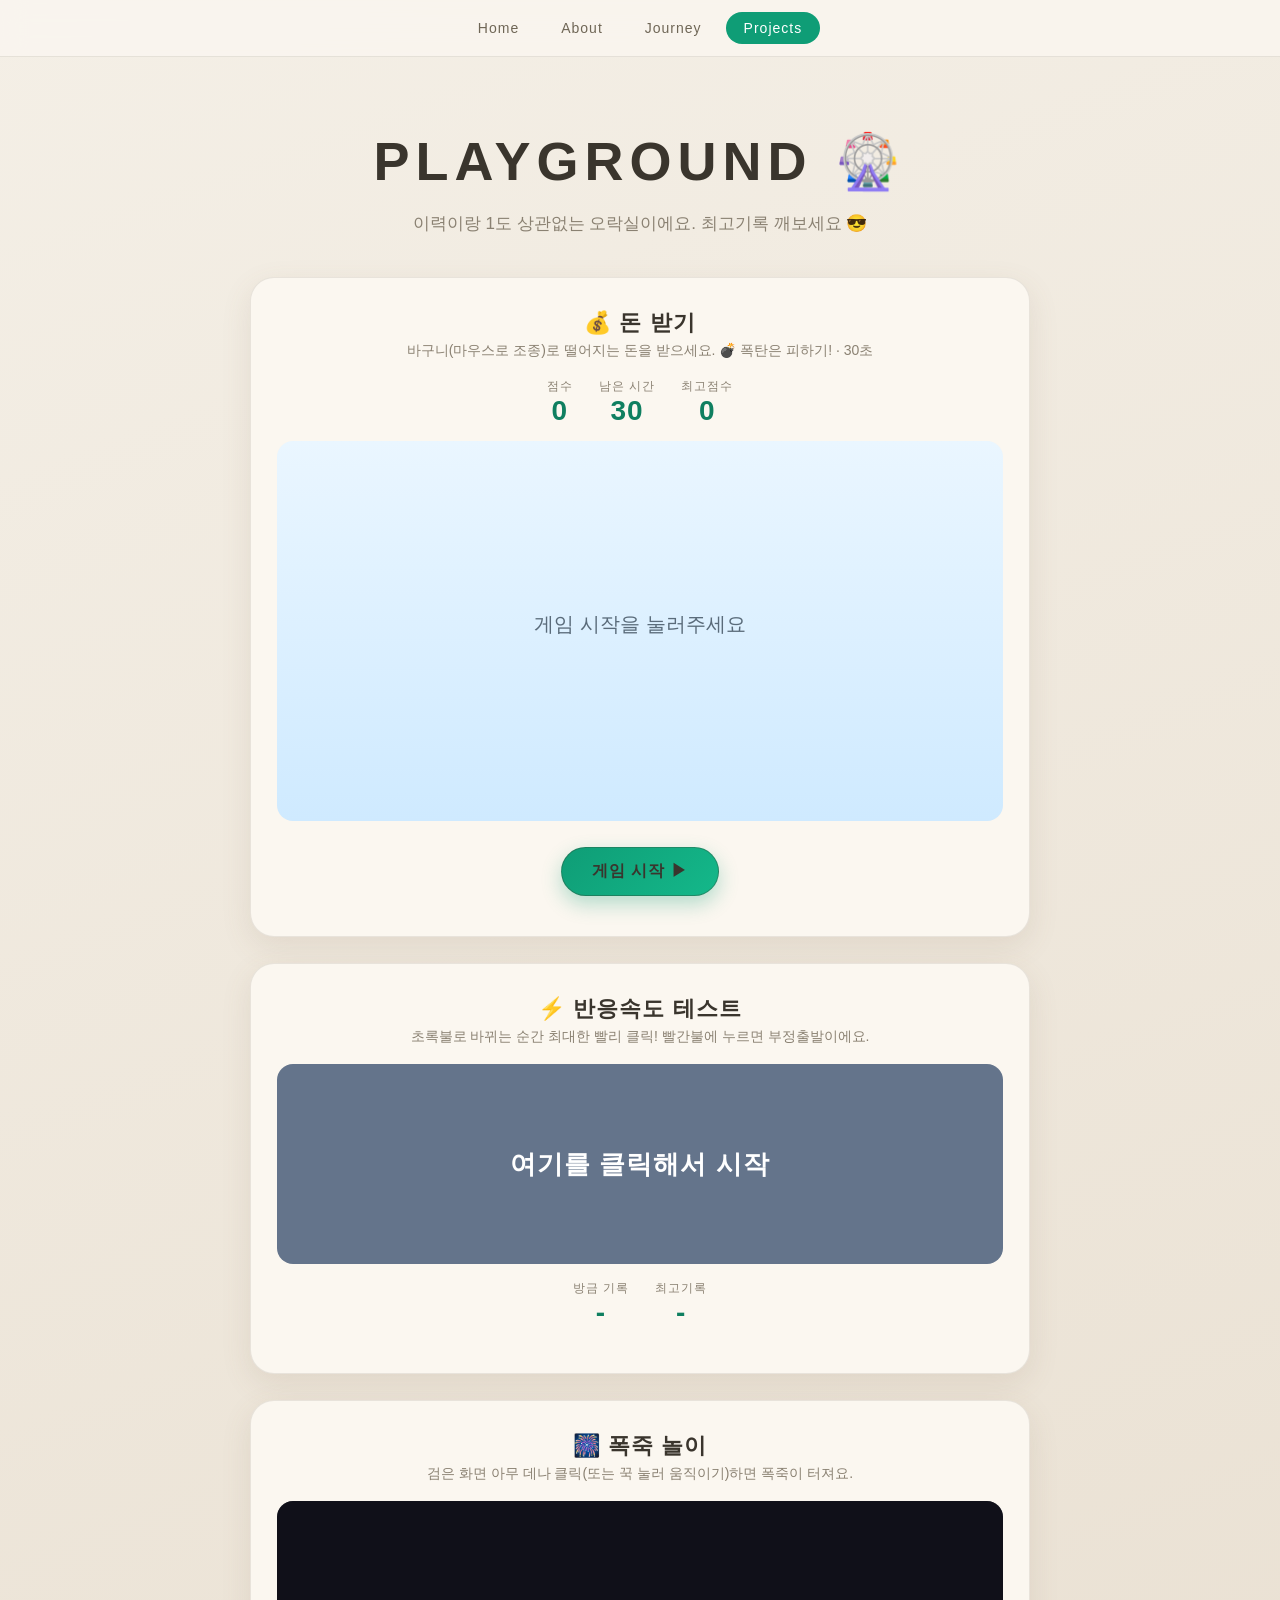
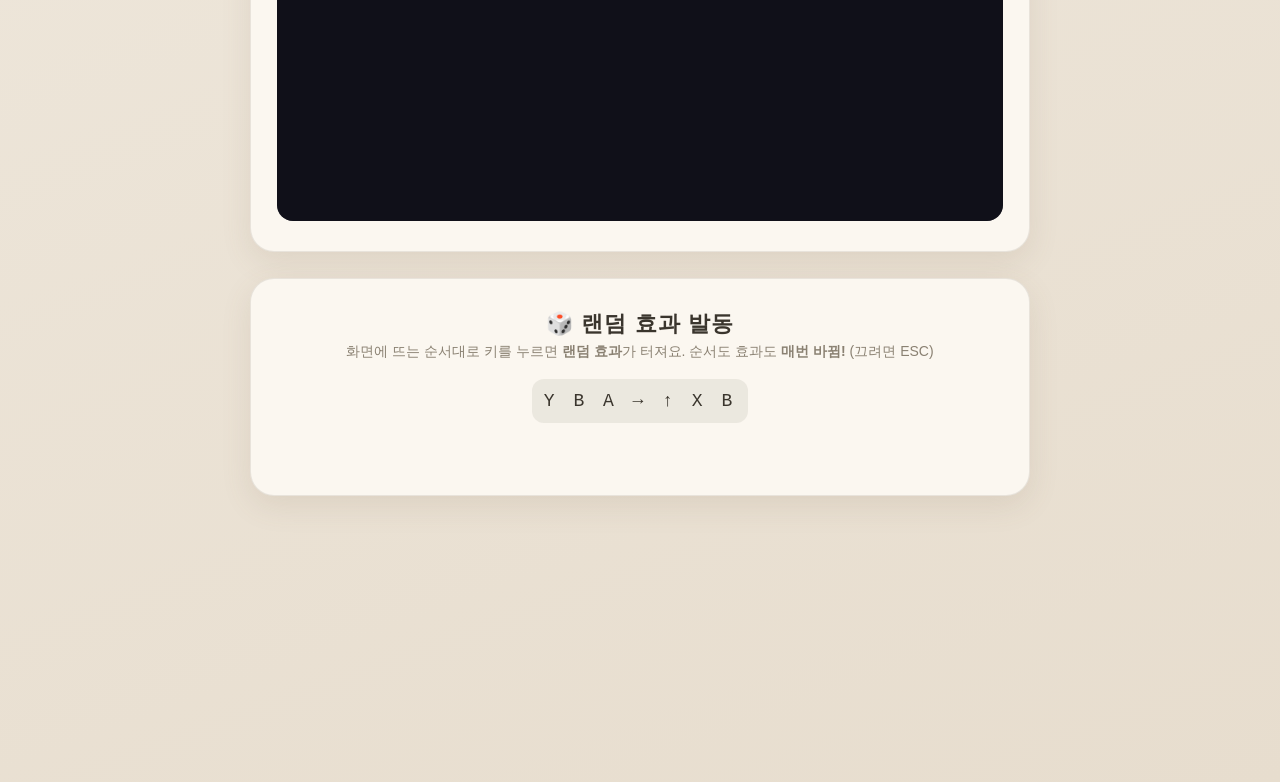
<file: playground.html>
<!DOCTYPE html>
<html>

<head>
    <title>Playground</title>
    <link rel="stylesheet" href="style.css">

    <style>
        /* ===== 놀이터 전용 스타일 ===== */
        .pg-wrap {
            max-width: 780px;
            margin: 0 auto;
            padding: 30px 20px 120px;
            text-align: center;
            position: relative;
            z-index: 2;
        }

        .pg-title {
            font-size: 54px;
            letter-spacing: 6px;
            margin: 10px 0 8px;
            color: #3a352d;
        }

        .pg-lead {
            color: #8a8172;
            font-size: 17px;
            line-height: 1.6;
            margin-bottom: 40px;
        }

        .pg-box {
            background: #fbf7f0;
            border: 1px solid rgba(60, 50, 35, 0.1);
            box-shadow: 0 10px 30px rgba(120, 100, 70, 0.12);
            border-radius: 24px;
            padding: 30px 26px;
            margin: 26px 0;
            text-align: center;
        }

        .pg-box h2 {
            font-size: 22px;
            letter-spacing: 1px;
            margin: 0 0 4px;
            color: #3a352d;
        }

        .pg-box p {
            color: #8a8172;
            font-size: 14px;
            margin: 0 0 18px;
        }

        /* 공용 버튼 */
        .pg-btn {
            padding: 13px 30px;
            border: 0;
            border-radius: 30px;
            background: linear-gradient(135deg, #0f9d76, #14b88a);
            color: #fff;
            font-size: 16px;
            font-weight: 700;
            letter-spacing: 1px;
            cursor: pointer;
            transition: transform 0.12s ease, box-shadow 0.2s ease;
            box-shadow: 0 8px 20px rgba(15, 157, 118, 0.3);
        }

        .pg-btn:hover { transform: translateY(-2px); }
        .pg-btn:active { transform: translateY(1px); }

        /* HUD (점수/시간/기록) */
        .hud {
            display: flex;
            justify-content: center;
            gap: 26px;
            margin-bottom: 14px;
            flex-wrap: wrap;
        }

        .hud .stat { text-align: center; }
        .hud .stat .label {
            font-size: 12px;
            letter-spacing: 1px;
            color: #8a8172;
            text-transform: uppercase;
        }
        .hud .stat .val {
            font-size: 28px;
            font-weight: 800;
            color: #0f7f60;
        }

        /* 캔버스 공통 */
        .pg-canvas {
            width: 100%;
            border-radius: 16px;
            display: block;
            touch-action: none;
        }

        #catch-canvas { cursor: none; }

        #fw-canvas {
            background: #10101a;
            cursor: crosshair;
        }

        /* 반응속도 박스 */
        #reaction-pad {
            height: 200px;
            border-radius: 16px;
            display: flex;
            align-items: center;
            justify-content: center;
            font-size: 26px;
            font-weight: 800;
            letter-spacing: 1px;
            color: #fff;
            cursor: pointer;
            user-select: none;
            background: #64748b;
            transition: background 0.05s;
        }
        #reaction-pad.wait { background: #ef4444; }
        #reaction-pad.go   { background: #22c55e; }
        #reaction-pad.early { background: #f59e0b; }
        #reaction-pad.result { background: #6366f1; }

        /* 코나미 */
        .konami-hint {
            font-family: monospace;
            font-size: 18px;
            letter-spacing: 4px;
            color: #3a352d;
            background: rgba(60, 50, 35, 0.08);
            border-radius: 12px;
            padding: 12px;
            display: inline-block;
        }
        .konami-progress {
            margin-top: 14px;
            font-size: 22px;
            letter-spacing: 6px;
            min-height: 28px;
            color: #0f7f60;
        }

        /* 치트 배너 (항상 화면 맨 위 고정 · 효과에 안 휩쓸림) */
        #cheat-banner {
            position: fixed; top: 0; left: 0; right: 0;
            z-index: 100000; padding: 12px 16px;
            display: none; align-items: center; justify-content: center; gap: 16px;
            flex-wrap: wrap;
            font-size: 18px; font-weight: 800; letter-spacing: 1px; color: #fff;
            background: linear-gradient(90deg, #ff0080, #ff8c00, #ffe600, #00e676, #00b0ff, #d500f9);
            background-size: 400% 100%;
            animation: rainbow 3s linear infinite;
        }
        #cheat-banner.show { display: flex; }
        #cheat-stop {
            border: 0; border-radius: 20px; padding: 8px 16px; cursor: pointer;
            background: rgba(0,0,0,0.55); color: #fff; font-weight: 700; font-size: 14px;
            white-space: nowrap;
        }
        #cheat-stop:hover { background: rgba(0,0,0,0.78); }
        @keyframes rainbow { 0% { background-position: 0% 50%; } 100% { background-position: 400% 50%; } }

        /* 무대: 치트 효과가 걸리는 영역 (배너는 여기 밖이라 안 돌아감) */
        #stage { min-height: 100vh; }

        /* --- 랜덤 치트 효과들 --- */
        #stage.cheat-spin   { animation: spin-world 6s linear infinite, hue 5s linear infinite; }
        #stage.cheat-flip   { transform: rotate(180deg); }
        #stage.cheat-invert { filter: invert(1) hue-rotate(180deg); }
        #stage.cheat-quake  { animation: quake 0.4s linear infinite; }
        #stage.cheat-float  { animation: floaty 2.4s ease-in-out infinite; }
        #stage.cheat-disco  { animation: disco 0.5s steps(1) infinite; }

        @keyframes spin-world { from { transform: rotate(0deg); } to { transform: rotate(360deg); } }
        @keyframes hue { from { filter: hue-rotate(0deg); } to { filter: hue-rotate(360deg); } }
        @keyframes quake {
            0%, 100% { transform: translate(0, 0) rotate(0deg); }
            25% { transform: translate(-9px, 5px) rotate(-1deg); }
            50% { transform: translate(9px, -7px) rotate(1deg); }
            75% { transform: translate(-6px, -5px) rotate(-1deg); }
        }
        @keyframes floaty {
            0%, 100% { transform: translateY(0) rotate(-2deg); }
            50% { transform: translateY(-24px) rotate(2deg); }
        }
        @keyframes disco {
            0%   { background: #ff0080; }
            20%  { background: #00e676; }
            40%  { background: #00b0ff; }
            60%  { background: #ffe600; }
            80%  { background: #d500f9; }
        }
    </style>
</head>

<body class="page light">

    <div id="cheat-banner">
        <span id="cheat-text"></span>
        <button id="cheat-stop">✖ 끄기 (ESC)</button>
    </div>

    <div id="stage">
    <nav class="navbar">
        <a href="index.html">Home</a>
        <a href="about.html">About</a>
        <a href="journey.html">Journey</a>
        <a href="projects.html" class="active">Projects</a>
    </nav>

    <div class="pg-wrap">

        <h1 class="pg-title">PLAYGROUND 🎡</h1>
        <p class="pg-lead">
            이력이랑 1도 상관없는 오락실이에요. 최고기록 깨보세요 😎
        </p>

        <!-- 1. 돈 받기 게임 -->
        <div class="pg-box">
            <h2>💰 돈 받기</h2>
            <p>바구니(마우스로 조종)로 떨어지는 돈을 받으세요. 💣 폭탄은 피하기! · 30초</p>
            <div class="hud">
                <div class="stat"><div class="label">점수</div><div class="val" id="catch-score">0</div></div>
                <div class="stat"><div class="label">남은 시간</div><div class="val" id="catch-time">30</div></div>
                <div class="stat"><div class="label">최고점수</div><div class="val" id="catch-best">0</div></div>
            </div>
            <canvas id="catch-canvas" class="pg-canvas" height="380"></canvas>
            <div style="margin-top:16px;">
                <button class="pg-btn" id="catch-start">게임 시작 ▶</button>
            </div>
        </div>

        <!-- 2. 반응속도 테스트 -->
        <div class="pg-box">
            <h2>⚡ 반응속도 테스트</h2>
            <p>초록불로 바뀌는 순간 최대한 빨리 클릭! 빨간불에 누르면 부정출발이에요.</p>
            <div id="reaction-pad">여기를 클릭해서 시작</div>
            <div class="hud" style="margin-top:16px;">
                <div class="stat"><div class="label">방금 기록</div><div class="val" id="react-last">-</div></div>
                <div class="stat"><div class="label">최고기록</div><div class="val" id="react-best">-</div></div>
            </div>
        </div>

        <!-- 3. 폭죽 놀이 -->
        <div class="pg-box">
            <h2>🎆 폭죽 놀이</h2>
            <p>검은 화면 아무 데나 클릭(또는 꾹 눌러 움직이기)하면 폭죽이 터져요.</p>
            <canvas id="fw-canvas" class="pg-canvas" height="320"></canvas>
        </div>

        <!-- 4. 숨겨진 치트키 -->
        <div class="pg-box">
            <h2>🎲 랜덤 효과 발동</h2>
            <p>화면에 뜨는 순서대로 키를 누르면 <b>랜덤 효과</b>가 터져요. 순서도 효과도 <b>매번 바뀜!</b> (끄려면 ESC)</p>
            <div class="konami-hint">↑ ↑ ↓ ↓ ← → ← → B A</div>
            <div class="konami-progress" id="konami-progress"></div>
        </div>

    </div>

    <div class="background"></div>
    </div><!-- /stage -->


    <script>
        /* ============================================================
           1. 돈 받기 게임
           ============================================================ */
        (function () {
            const cv = document.getElementById("catch-canvas");
            const ctx = cv.getContext("2d");
            const scoreEl = document.getElementById("catch-score");
            const timeEl = document.getElementById("catch-time");
            const bestEl = document.getElementById("catch-best");
            const startBtn = document.getElementById("catch-start");

            const H = 380;
            let W = 700;
            function resize() { W = cv.width = cv.clientWidth || 700; cv.height = H; }

            const KINDS = [
                { e: "💵", p: 1, w: 0.34 },
                { e: "💰", p: 3, w: 0.24 },
                { e: "🤑", p: 5, w: 0.12 },
                { e: "💎", p: 10, w: 0.06 },
                { e: "💣", p: -8, w: 0.24 }
            ];

            let items = [], basket = { x: 350 }, score = 0, timeLeft = 30;
            let running = false, raf = null, frame = 0, timerId = null;
            let best = parseInt(localStorage.getItem("catch_best") || "0", 10);
            bestEl.textContent = best;

            function pickKind() {
                let r = Math.random(), acc = 0;
                for (const k of KINDS) { acc += k.w; if (r <= acc) return k; }
                return KINDS[0];
            }

            function spawn() {
                const k = pickKind();
                items.push({
                    x: 30 + Math.random() * (W - 60),
                    y: -30,
                    vy: 1.3 + Math.random() * 1.0 + (30 - timeLeft) * 0.06,
                    k: k
                });
            }

            function drawIdle(msg) {
                ctx.clearRect(0, 0, W, H);
                const g = ctx.createLinearGradient(0, 0, 0, H);
                g.addColorStop(0, "#eaf6ff"); g.addColorStop(1, "#cfeaff");
                ctx.fillStyle = g; ctx.fillRect(0, 0, W, H);
                ctx.fillStyle = "#5a6b7a";
                ctx.font = "20px system-ui, sans-serif";
                ctx.textAlign = "center";
                ctx.fillText(msg, W / 2, H / 2);
            }

            function loop() {
                ctx.clearRect(0, 0, W, H);
                const g = ctx.createLinearGradient(0, 0, 0, H);
                g.addColorStop(0, "#eaf6ff"); g.addColorStop(1, "#cfeaff");
                ctx.fillStyle = g; ctx.fillRect(0, 0, W, H);

                frame++;
                const spawnEvery = Math.max(28, Math.round(48 - (30 - timeLeft) * 0.6));
                if (frame % spawnEvery === 0) spawn();

                ctx.font = "34px serif";
                ctx.textAlign = "center";
                for (let i = items.length - 1; i >= 0; i--) {
                    const it = items[i];
                    it.y += it.vy;
                    ctx.fillText(it.k.e, it.x, it.y);

                    // 바구니 근처에서 받기
                    if (it.y > H - 54 && it.y < H - 6 && Math.abs(it.x - basket.x) < 46) {
                        score += it.k.p;
                        if (score < 0) score = 0;
                        scoreEl.textContent = score;
                        // 받은 표시 (반짝)
                        if (it.k.p < 0) { flash("#ef4444"); } else { flash("#22c55e"); }
                        items.splice(i, 1);
                        continue;
                    }
                    if (it.y > H + 30) items.splice(i, 1);
                }

                // 바구니
                ctx.font = "46px serif";
                ctx.fillText("🧺", basket.x, H - 8);

                if (running) raf = requestAnimationFrame(loop);
            }

            let flashColor = null, flashT = 0;
            function flash(c) { flashColor = c; flashT = 8; }

            function move(clientX) {
                const r = cv.getBoundingClientRect();
                basket.x = Math.max(30, Math.min(W - 30, clientX - r.left));
            }
            cv.addEventListener("mousemove", e => move(e.clientX));
            cv.addEventListener("touchmove", e => { move(e.touches[0].clientX); e.preventDefault(); }, { passive: false });

            function start() {
                resize();
                items = []; score = 0; timeLeft = 30; frame = 0; running = true;
                scoreEl.textContent = "0"; timeEl.textContent = "30";
                basket.x = W / 2;
                startBtn.textContent = "진행 중...";
                startBtn.disabled = true;

                loop();
                timerId = setInterval(() => {
                    timeLeft--;
                    timeEl.textContent = timeLeft;
                    if (timeLeft <= 0) end();
                }, 1000);
            }

            function end() {
                running = false;
                clearInterval(timerId);
                if (raf) cancelAnimationFrame(raf);
                if (score > best) {
                    best = score;
                    localStorage.setItem("catch_best", String(best));
                    bestEl.textContent = best;
                    drawIdle("🏆 신기록! " + score + "점 · 다시 하려면 시작");
                } else {
                    drawIdle("끝! " + score + "점 · 다시 하려면 시작");
                }
                startBtn.textContent = "다시 하기 ▶";
                startBtn.disabled = false;
            }

            startBtn.addEventListener("click", start);
            window.addEventListener("resize", () => { if (!running) { resize(); drawIdle("게임 시작을 눌러주세요"); } });

            resize();
            drawIdle("게임 시작을 눌러주세요");
        })();


        /* ============================================================
           2. 반응속도 테스트
           ============================================================ */
        (function () {
            const pad = document.getElementById("reaction-pad");
            const lastEl = document.getElementById("react-last");
            const bestEl = document.getElementById("react-best");

            let state = "idle";   // idle → wait → go → result/early
            let startTime = 0, timeoutId = null;
            let best = parseInt(localStorage.getItem("react_best") || "0", 10);
            if (best) bestEl.textContent = best + " ms";

            function setPad(cls, text) {
                pad.className = "";
                if (cls) pad.classList.add(cls);
                pad.textContent = text;
            }

            pad.addEventListener("click", () => {
                if (state === "idle" || state === "result" || state === "early") {
                    // 대기 시작
                    state = "wait";
                    setPad("wait", "초록불이 될 때까지 기다려...");
                    const delay = 1200 + Math.random() * 3000;
                    timeoutId = setTimeout(() => {
                        state = "go";
                        startTime = performance.now();
                        setPad("go", "지금 클릭!! ⚡");
                    }, delay);
                } else if (state === "wait") {
                    // 너무 빨리 누름
                    clearTimeout(timeoutId);
                    state = "early";
                    setPad("early", "너무 빨라요! 부정출발 😅 (다시 클릭)");
                } else if (state === "go") {
                    const ms = Math.round(performance.now() - startTime);
                    state = "result";
                    lastEl.textContent = ms + " ms";
                    let msg = ms + " ms! ";
                    if (ms < 200) msg += "괴물이네요 👾";
                    else if (ms < 280) msg += "완전 빠름 🔥";
                    else if (ms < 380) msg += "준수해요 👍";
                    else msg += "느긋하네요 🐢";
                    setPad("result", msg + " (다시 클릭)");
                    if (!best || ms < best) {
                        best = ms;
                        localStorage.setItem("react_best", String(best));
                        bestEl.textContent = best + " ms";
                    }
                }
            });
        })();


        /* ============================================================
           3. 폭죽 놀이
           ============================================================ */
        (function () {
            const cv = document.getElementById("fw-canvas");
            const ctx = cv.getContext("2d");
            const H = 320;
            let W = 700;
            function resize() { W = cv.width = cv.clientWidth || 700; cv.height = H; }
            resize();
            window.addEventListener("resize", resize);

            let particles = [];
            const COLORS = ["#ff5252", "#ffb142", "#ffe66d", "#7bed9f", "#48dbfb", "#a29bfe", "#ff9ff3"];

            function boom(x, y) {
                const n = 34 + Math.floor(Math.random() * 20);
                const col = COLORS[Math.floor(Math.random() * COLORS.length)];
                for (let i = 0; i < n; i++) {
                    const a = (Math.PI * 2 * i) / n + Math.random() * 0.3;
                    const sp = 2 + Math.random() * 4;
                    particles.push({
                        x: x, y: y,
                        vx: Math.cos(a) * sp,
                        vy: Math.sin(a) * sp,
                        life: 1,
                        color: Math.random() < 0.3 ? COLORS[Math.floor(Math.random() * COLORS.length)] : col
                    });
                }
            }

            function tick() {
                // 잔상 효과: 완전 지우지 않고 살짝 어둡게 덮기
                ctx.fillStyle = "rgba(16,16,26,0.25)";
                ctx.fillRect(0, 0, W, H);

                for (let i = particles.length - 1; i >= 0; i--) {
                    const p = particles[i];
                    p.vy += 0.06;          // 중력
                    p.vx *= 0.99;
                    p.x += p.vx;
                    p.y += p.vy;
                    p.life -= 0.012;
                    if (p.life <= 0) { particles.splice(i, 1); continue; }

                    ctx.globalAlpha = Math.max(0, p.life);
                    ctx.fillStyle = p.color;
                    ctx.beginPath();
                    ctx.arc(p.x, p.y, 2.4, 0, Math.PI * 2);
                    ctx.fill();
                }
                ctx.globalAlpha = 1;
                requestAnimationFrame(tick);
            }
            tick();

            function fire(e) {
                const r = cv.getBoundingClientRect();
                const cx = (e.touches ? e.touches[0].clientX : e.clientX) - r.left;
                const cy = (e.touches ? e.touches[0].clientY : e.clientY) - r.top;
                boom(cx, cy);
            }
            cv.addEventListener("mousedown", fire);
            cv.addEventListener("mousemove", e => { if (e.buttons === 1) fire(e); });
            cv.addEventListener("touchstart", e => { fire(e); e.preventDefault(); }, { passive: false });
            cv.addEventListener("touchmove", e => { fire(e); e.preventDefault(); }, { passive: false });

            // 가끔 자동 폭죽
            setInterval(() => {
                if (particles.length < 60) boom(60 + Math.random() * (W - 120), 40 + Math.random() * (H - 120));
            }, 1600);
        })();


        /* ============================================================
           4. 코나미 치트키
           ============================================================ */
        (function () {
            // 입력할 키 후보 (방향키 + 몇 개 알파벳)
            const POOL = [
                { k: "ArrowUp", s: "↑" }, { k: "ArrowDown", s: "↓" },
                { k: "ArrowLeft", s: "←" }, { k: "ArrowRight", s: "→" },
                { k: "a", s: "A" }, { k: "b", s: "B" }, { k: "x", s: "X" }, { k: "y", s: "Y" }
            ];
            const sym = {};
            POOL.forEach(p => sym[p.k] = p.s);
            const hintEl = document.querySelector(".konami-hint");

            // 매번 랜덤 순서 생성 (5~7개)
            let code = [];
            function newCode() {
                code = [];
                const len = 5 + Math.floor(Math.random() * 3);
                for (let i = 0; i < len; i++) code.push(POOL[Math.floor(Math.random() * POOL.length)].k);
                hintEl.textContent = code.map(k => sym[k]).join(" ");
            }

            let idx = 0;
            const progress = document.getElementById("konami-progress");
            const banner = document.getElementById("cheat-banner");
            const bannerText = document.getElementById("cheat-text");
            const stopBtn = document.getElementById("cheat-stop");
            const stage = document.getElementById("stage");

            // 매번 랜덤으로 하나 걸림
            const EFFECTS = [
                { name: "🌀 회오리 모드", cls: "cheat-spin" },
                { name: "🙃 거꾸로 세상", cls: "cheat-flip" },
                { name: "🪩 디스코 파티", cls: "cheat-disco" },
                { name: "🌈 색반전 우주", cls: "cheat-invert" },
                { name: "📳 대지진", cls: "cheat-quake" },
                { name: "🫧 둥실둥실", cls: "cheat-float" },
                { name: "🎊 이모지 폭우", rain: true }
            ];
            let active = null, lastIdx = -1;

            function burst() {
                const em = ["💸", "🤑", "🎉", "🦄", "👽", "💥", "🕺", "🍕", "⭐", "🎊"];
                for (let i = 0; i < 40; i++) {
                    const c = document.createElement("div");
                    c.className = "cheat-rain";
                    c.textContent = em[Math.floor(Math.random() * em.length)];
                    c.style.cssText = "position:fixed;z-index:99998;pointer-events:none;top:-30px;left:" +
                        (Math.random() * 100) + "vw;font-size:" + (24 + Math.random() * 30) + "px;";
                    document.body.appendChild(c);
                    let y = -30; const sp = 3 + Math.random() * 5;
                    (function fall() {
                        y += sp; c.style.top = y + "px";
                        if (y < window.innerHeight + 40) requestAnimationFrame(fall);
                        else c.remove();
                    })();
                }
            }

            function start() {
                // 직전과 다른 효과 뽑기
                let i;
                do { i = Math.floor(Math.random() * EFFECTS.length); }
                while (i === lastIdx && EFFECTS.length > 1);
                lastIdx = i;
                const eff = EFFECTS[i];

                let rainId = null;
                if (eff.cls) stage.classList.add(eff.cls);
                if (eff.rain) rainId = setInterval(burst, 700);
                active = { eff, rainId };

                banner.classList.add("show");
                bannerText.textContent = "🎉 랜덤 효과 발동! 🎉";
                burst(); // 발동할 때마다 축포 한 방
            }

            function stop() {
                if (!active) return;
                if (active.eff.cls) stage.classList.remove(active.eff.cls);
                if (active.rainId) clearInterval(active.rainId);
                document.querySelectorAll(".cheat-rain").forEach(n => n.remove());
                active = null;
                banner.classList.remove("show");
            }

            stopBtn.addEventListener("click", stop);

            document.addEventListener("keydown", e => {
                if (e.key === "Escape") { stop(); return; }

                const key = e.key.length === 1 ? e.key.toLowerCase() : e.key;
                if (key === code[idx]) {
                    idx++;
                    progress.textContent = code.slice(0, idx).map(k => sym[k]).join(" ");
                    if (idx === code.length) {
                        idx = 0; progress.textContent = "";
                        if (active) stop(); else start();
                        newCode(); // 다음엔 다른 순서
                    }
                } else {
                    idx = (key === code[0]) ? 1 : 0;
                    progress.textContent = idx ? sym[code[0]] : "";
                }
            });

            newCode(); // 첫 순서 생성
        })();
    </script>

</body>

</html>
</file>
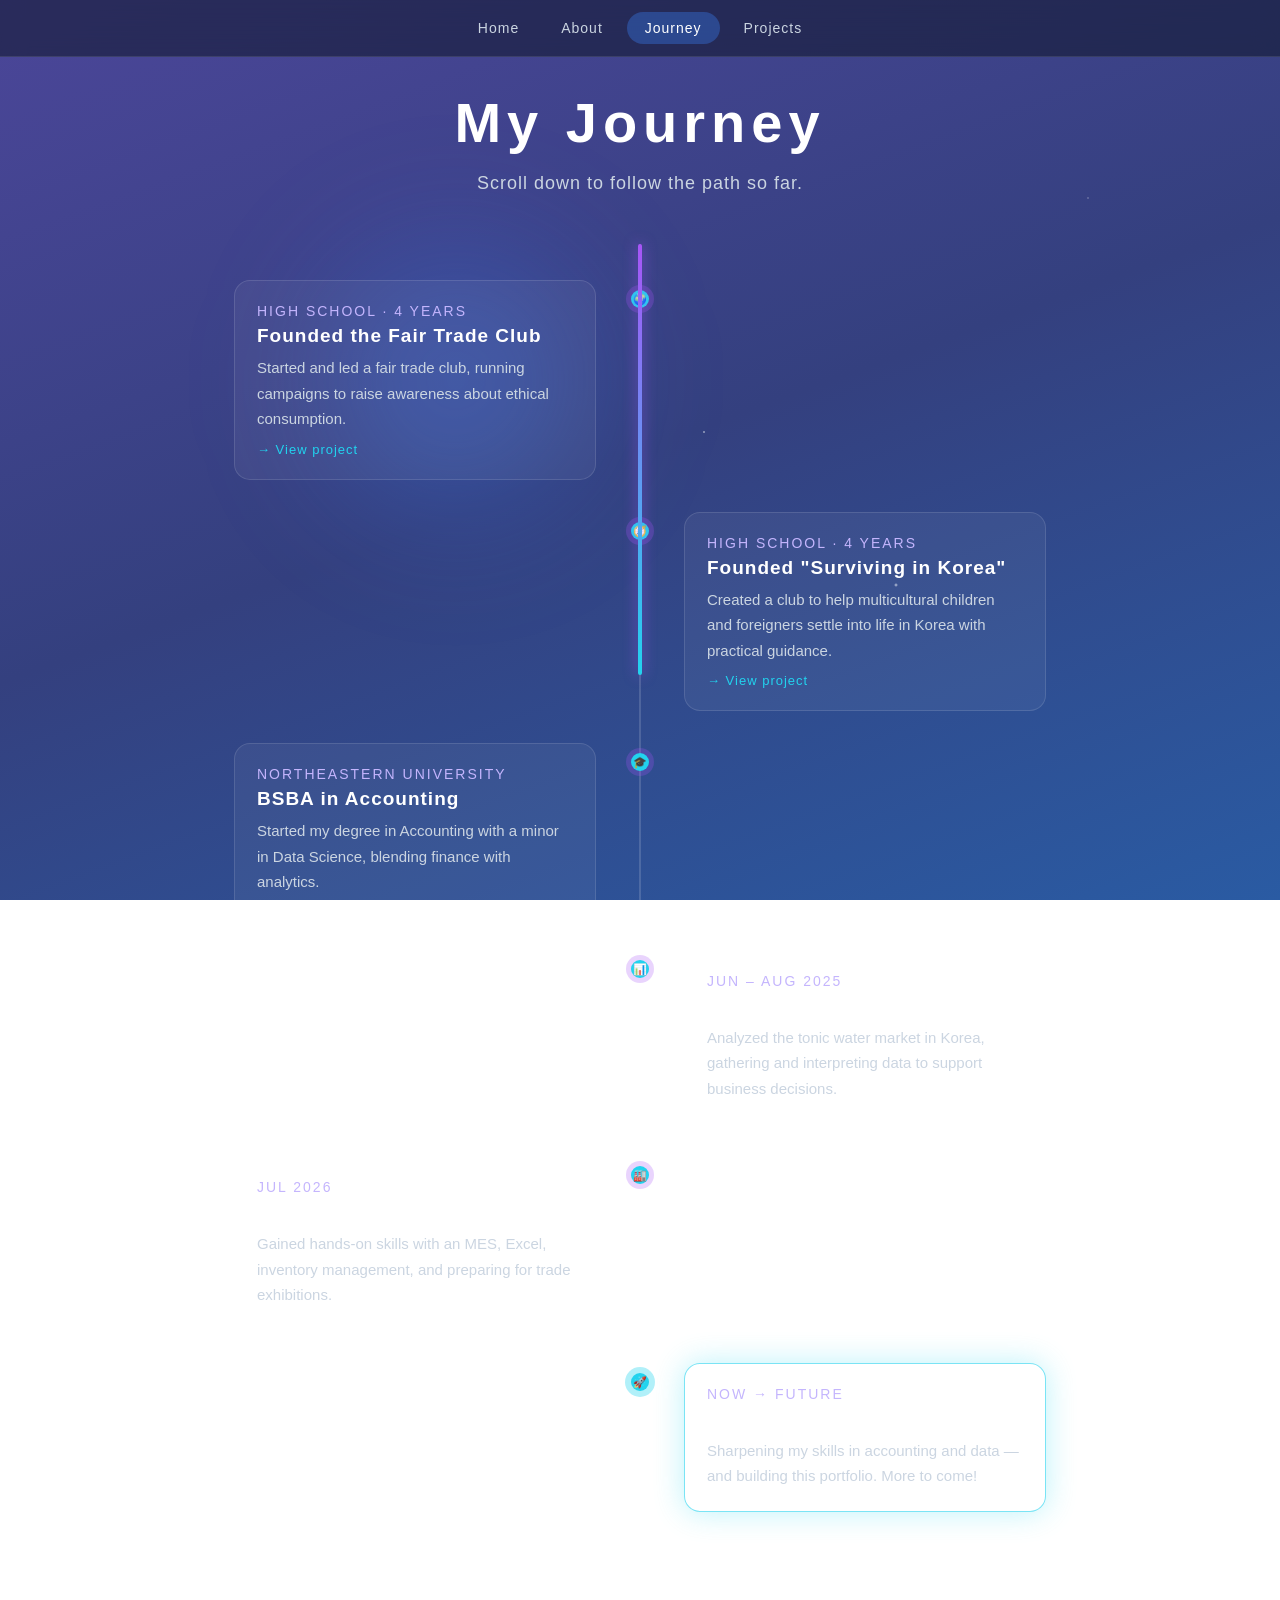
<file: practice.html>
<!DOCTYPE html>
<html>

<head>
    <title>My Journey</title>
    <link rel="stylesheet" href="style.css">
</head>

<body class="page journey-bg">

    <nav class="navbar">
        <a href="index.html">Home</a>
        <a href="about.html">About</a>
        <a href="journey.html" class="active">Journey</a>
        <a href="projects.html">Projects</a>
    </nav>

    <div class="journey">

        <h1 class="journey-title">My Journey</h1>
        <p class="journey-lead">
            Scroll down to follow the path so far.
        </p>


        <div class="timeline">

            <div class="tl-item">
                <div class="tl-dot">🌍</div>
                <a class="tl-card tl-linked" href="project1.html">
                    <div class="tl-year">HIGH SCHOOL · 4 YEARS</div>
                    <h2 class="tl-name">Founded the Fair Trade Club</h2>
                    <p class="tl-desc">
                        Started and led a fair trade club, running campaigns to raise
                        awareness about ethical consumption.
                    </p>
                    <div class="tl-more">→ View project</div>
                </a>
            </div>

            <div class="tl-item">
                <div class="tl-dot">🧭</div>
                <a class="tl-card tl-linked" href="project2.html">
                    <div class="tl-year">HIGH SCHOOL · 4 YEARS</div>
                    <h2 class="tl-name">Founded "Surviving in Korea"</h2>
                    <p class="tl-desc">
                        Created a club to help multicultural children and foreigners
                        settle into life in Korea with practical guidance.
                    </p>
                    <div class="tl-more">→ View project</div>
                </a>
            </div>

            <div class="tl-item">
                <div class="tl-dot">🎓</div>
                <div class="tl-card">
                    <div class="tl-year">NORTHEASTERN UNIVERSITY</div>
                    <h2 class="tl-name">BSBA in Accounting</h2>
                    <p class="tl-desc">
                        Started my degree in Accounting with a minor in Data Science,
                        blending finance with analytics.
                    </p>
                </div>
            </div>

            <div class="tl-item">
                <div class="tl-dot">📊</div>
                <div class="tl-card">
                    <div class="tl-year">JUN – AUG 2025</div>
                    <h2 class="tl-name">Marketing Intern @ IDNB</h2>
                    <p class="tl-desc">
                        Analyzed the tonic water market in Korea, gathering and
                        interpreting data to support business decisions.
                    </p>
                </div>
            </div>

            <div class="tl-item">
                <div class="tl-dot">🏭</div>
                <div class="tl-card">
                    <div class="tl-year">JUL 2026</div>
                    <h2 class="tl-name">Intern @ ODA Technology</h2>
                    <p class="tl-desc">
                        Gained hands-on skills with an MES, Excel, inventory management,
                        and preparing for trade exhibitions.
                    </p>
                </div>
            </div>

            <div class="tl-item future">
                <div class="tl-dot">🚀</div>
                <div class="tl-card">
                    <div class="tl-year">NOW → FUTURE</div>
                    <h2 class="tl-name">Building &amp; Learning</h2>
                    <p class="tl-desc">
                        Sharpening my skills in accounting and data — and building this
                        portfolio. More to come!
                    </p>
                </div>
            </div>

            <!-- 스크롤 따라 차오르는 발광 라인 (맨 끝에 둬서 배치 안 깨지게) -->
            <div class="timeline-fill"></div>

        </div>

    </div>


    <div class="background"></div>


    <script>
        // 스크롤해서 화면에 들어오면 항목이 나타남
        const items = document.querySelectorAll(".tl-item");

        const observer = new IntersectionObserver((entries) => {
            entries.forEach((entry) => {
                if (entry.isIntersecting) {
                    entry.target.classList.add("show");
                    observer.unobserve(entry.target);
                }
            });
        }, { threshold: 0.3 });

        items.forEach((item) => observer.observe(item));


        // 스크롤에 따라 발광 라인이 차오름
        const timeline = document.querySelector(".timeline");
        const fill = document.querySelector(".timeline-fill");

        function updateFill() {
            const rect = timeline.getBoundingClientRect();
            const anchor = window.innerHeight * 0.75;   // 채워지는 끝점 기준선
            let progress = (anchor - rect.top) / rect.height;

            // 페이지 맨 아래에 닿으면 확실히 100%
            const atBottom = (window.innerHeight + Math.ceil(window.scrollY))
                >= (document.documentElement.scrollHeight - 2);
            if (atBottom) progress = 1;

            progress = Math.max(0, Math.min(1, progress));
            fill.style.height = (progress * 100) + "%";
        }

        window.addEventListener("scroll", updateFill, { passive: true });
        window.addEventListener("resize", updateFill);
        updateFill();


        // 클릭 리플
        document.addEventListener("click", (e) => {
            const r = document.createElement("span");
            r.className = "click-ripple";
            r.style.left = e.clientX + "px";
            r.style.top  = e.clientY + "px";
            document.body.appendChild(r);
            r.addEventListener("animationend", () => r.remove());
        });
    </script>

</body>

</html>
</file>
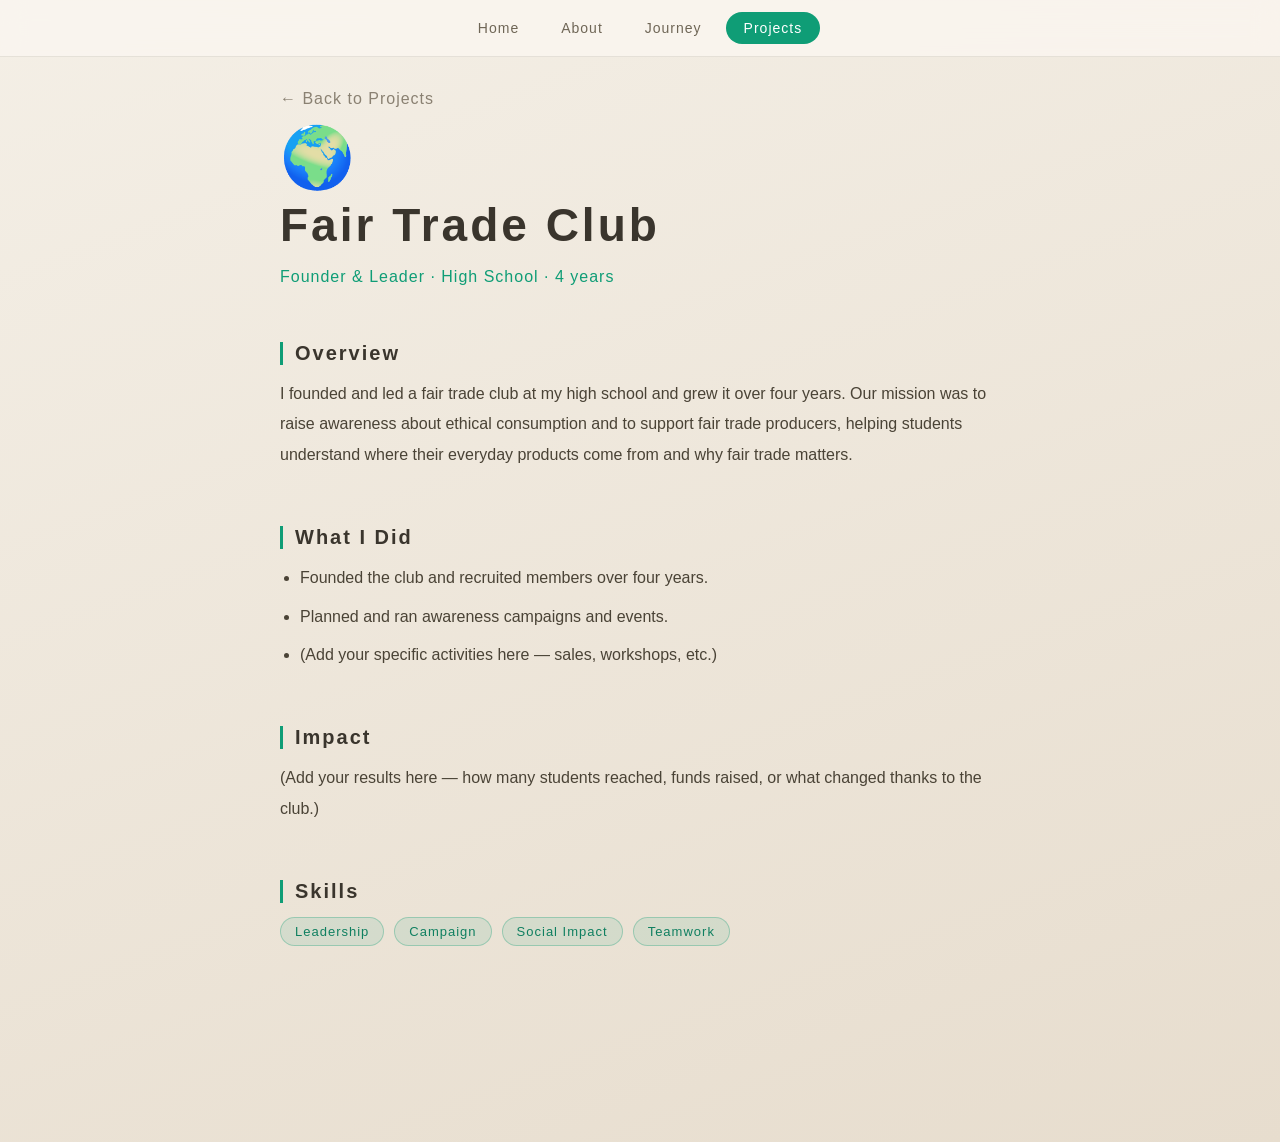
<file: project1.html>
<!DOCTYPE html>
<html>

<head>
    <title>Fair Trade Club</title>
    <link rel="stylesheet" href="style.css">
</head>

<body class="page light">

    <nav class="navbar">
        <a href="index.html">Home</a>
        <a href="about.html">About</a>
        <a href="journey.html">Journey</a>
        <a href="projects.html" class="active">Projects</a>
    </nav>

    <div class="detail">

        <a href="projects.html" class="detail-back">← Back to Projects</a>

        <div class="detail-emoji">🌍</div>
        <h1 class="detail-title">Fair Trade Club</h1>
        <p class="detail-meta">Founder &amp; Leader · High School · 4 years</p>


        <div class="section">
            <h2>Overview</h2>
            <p>
                I founded and led a fair trade club at my high school and grew it over
                four years. Our mission was to raise awareness about ethical consumption
                and to support fair trade producers, helping students understand where
                their everyday products come from and why fair trade matters.
            </p>
        </div>


        <div class="section">
            <h2>What I Did</h2>
            <ul>
                <li>Founded the club and recruited members over four years.</li>
                <li>Planned and ran awareness campaigns and events.</li>
                <li>(Add your specific activities here — sales, workshops, etc.)</li>
            </ul>
        </div>


        <div class="section">
            <h2>Impact</h2>
            <p>
                (Add your results here — how many students reached, funds raised,
                or what changed thanks to the club.)
            </p>
        </div>


        <div class="section">
            <h2>Skills</h2>
            <div class="tags">
                <span class="tag">Leadership</span>
                <span class="tag">Campaign</span>
                <span class="tag">Social Impact</span>
                <span class="tag">Teamwork</span>
            </div>
        </div>

    </div>


    <div class="background"></div>

</body>

</html>
</file>
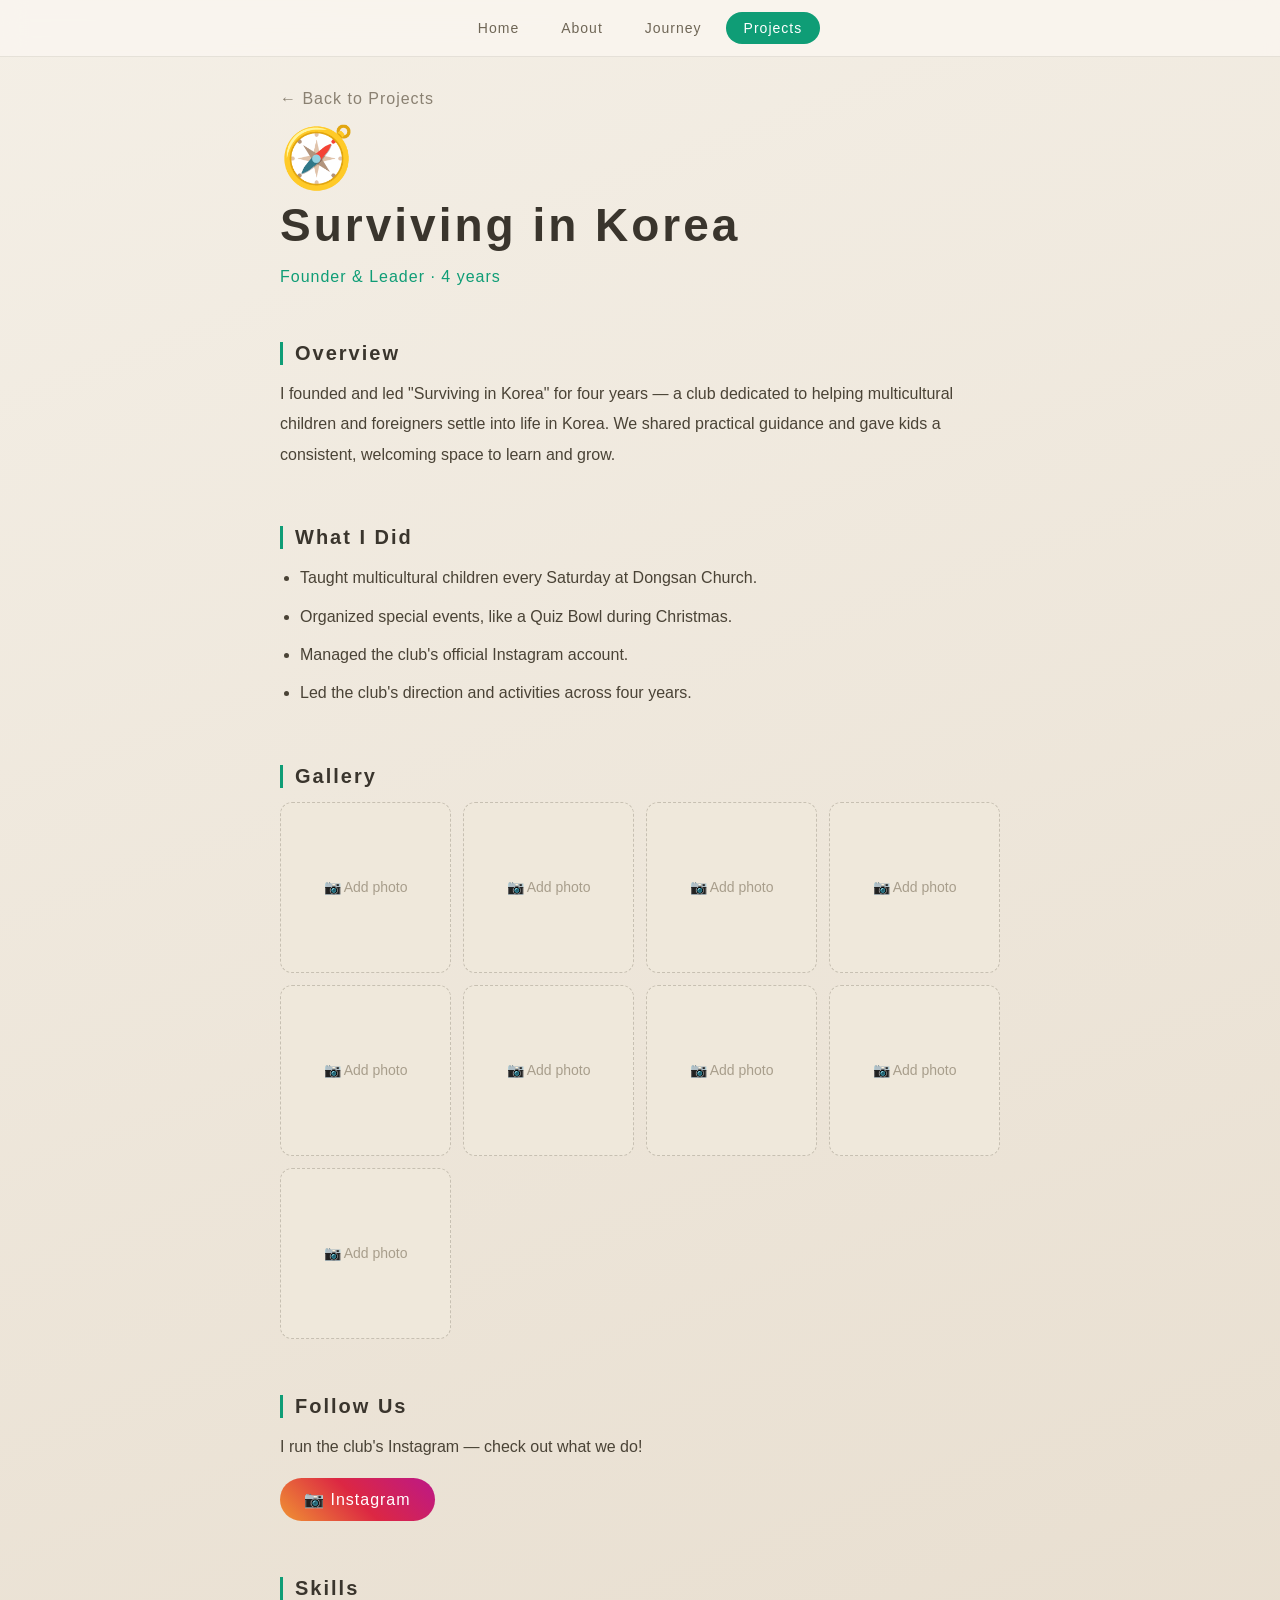
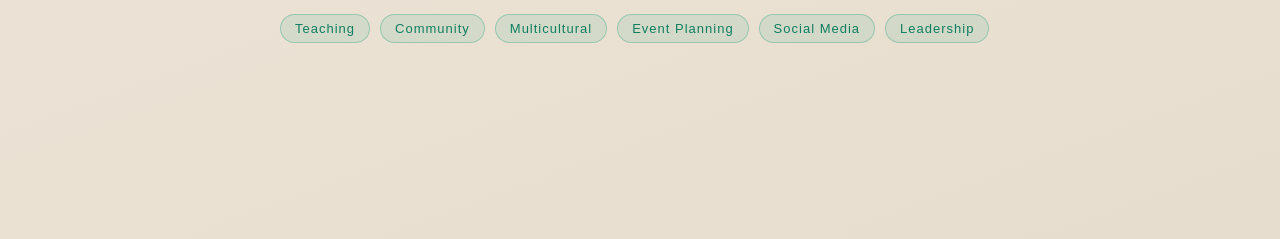
<file: project2.html>
<!DOCTYPE html>
<html>

<head>
    <title>Surviving in Korea</title>
    <link rel="stylesheet" href="style.css">
</head>

<body class="page light">

    <nav class="navbar">
        <a href="index.html">Home</a>
        <a href="about.html">About</a>
        <a href="journey.html">Journey</a>
        <a href="projects.html" class="active">Projects</a>
    </nav>

    <div class="detail">

        <a href="projects.html" class="detail-back">← Back to Projects</a>

        <div class="detail-emoji">🧭</div>
        <h1 class="detail-title">Surviving in Korea</h1>
        <p class="detail-meta">Founder &amp; Leader · 4 years</p>


        <div class="section">
            <h2>Overview</h2>
            <p>
                I founded and led "Surviving in Korea" for four years — a club dedicated to
                helping multicultural children and foreigners settle into life in Korea. We
                shared practical guidance and gave kids a consistent, welcoming space to
                learn and grow.
            </p>
        </div>


        <div class="section">
            <h2>What I Did</h2>
            <ul>
                <li>Taught multicultural children every Saturday at Dongsan Church.</li>
                <li>Organized special events, like a Quiz Bowl during Christmas.</li>
                <li>Managed the club's official Instagram account.</li>
                <li>Led the club's direction and activities across four years.</li>
            </ul>
        </div>


        <div class="section">
            <h2>Gallery</h2>
            <div class="gallery">
                <!-- 사진을 넣으려면 images 폴더에 파일을 넣고,
                     아래처럼 바꾸세요: <div class="photo"><img src="images/파일명.jpg" alt=""></div> -->
                <div class="photo">📷 Add photo</div>
                <div class="photo">📷 Add photo</div>
                <div class="photo">📷 Add photo</div>
                <div class="photo">📷 Add photo</div>
                <div class="photo">📷 Add photo</div>
                <div class="photo">📷 Add photo</div>
                <div class="photo">📷 Add photo</div>
                <div class="photo">📷 Add photo</div>
                <div class="photo">📷 Add photo</div>
            </div>
        </div>


        <div class="section">
            <h2>Follow Us</h2>
            <p style="margin-bottom:16px;">
                I run the club's Instagram — check out what we do!
            </p>
            <!-- 실제 계정 주소로 바꾸세요 (예: https://instagram.com/아이디) -->
            <a href="#" class="insta-link" target="_blank">📷 Instagram</a>
        </div>


        <div class="section">
            <h2>Skills</h2>
            <div class="tags">
                <span class="tag">Teaching</span>
                <span class="tag">Community</span>
                <span class="tag">Multicultural</span>
                <span class="tag">Event Planning</span>
                <span class="tag">Social Media</span>
                <span class="tag">Leadership</span>
            </div>
        </div>

    </div>


    <div class="background"></div>

</body>

</html>
</file>
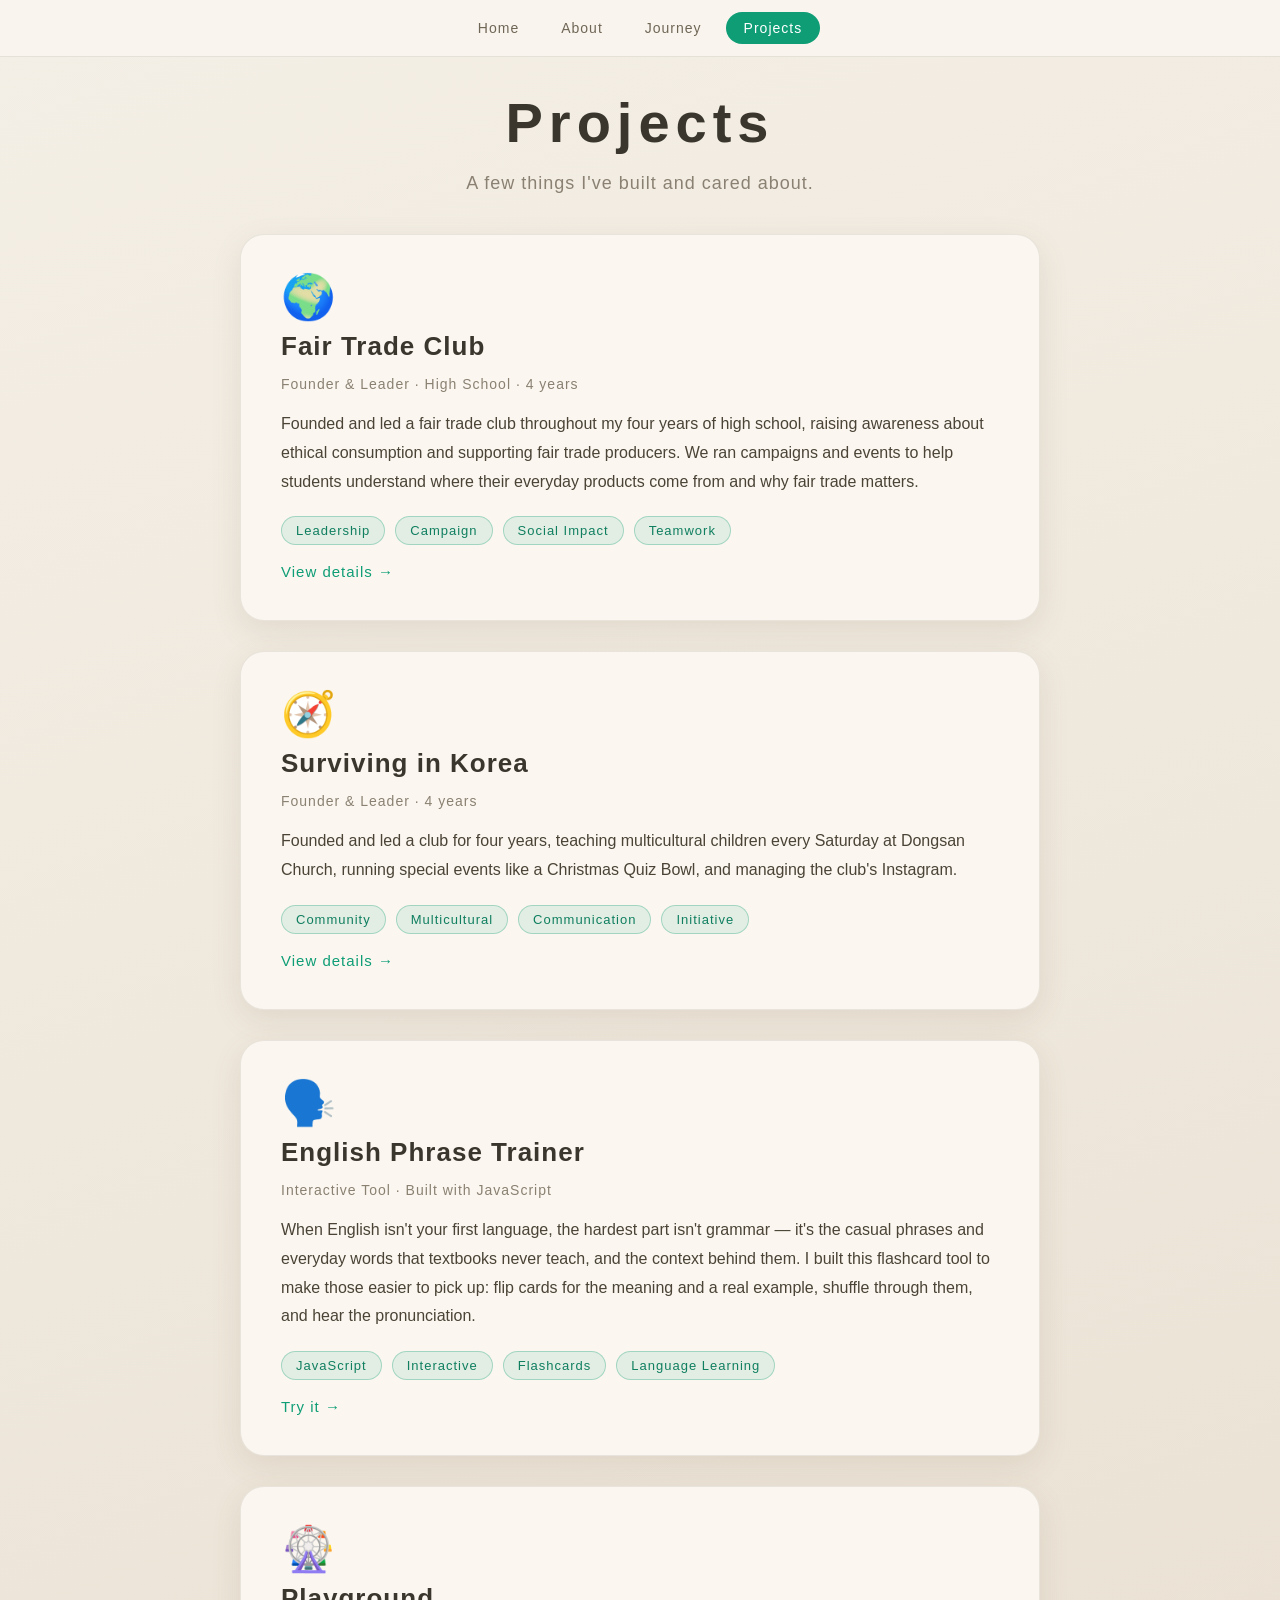
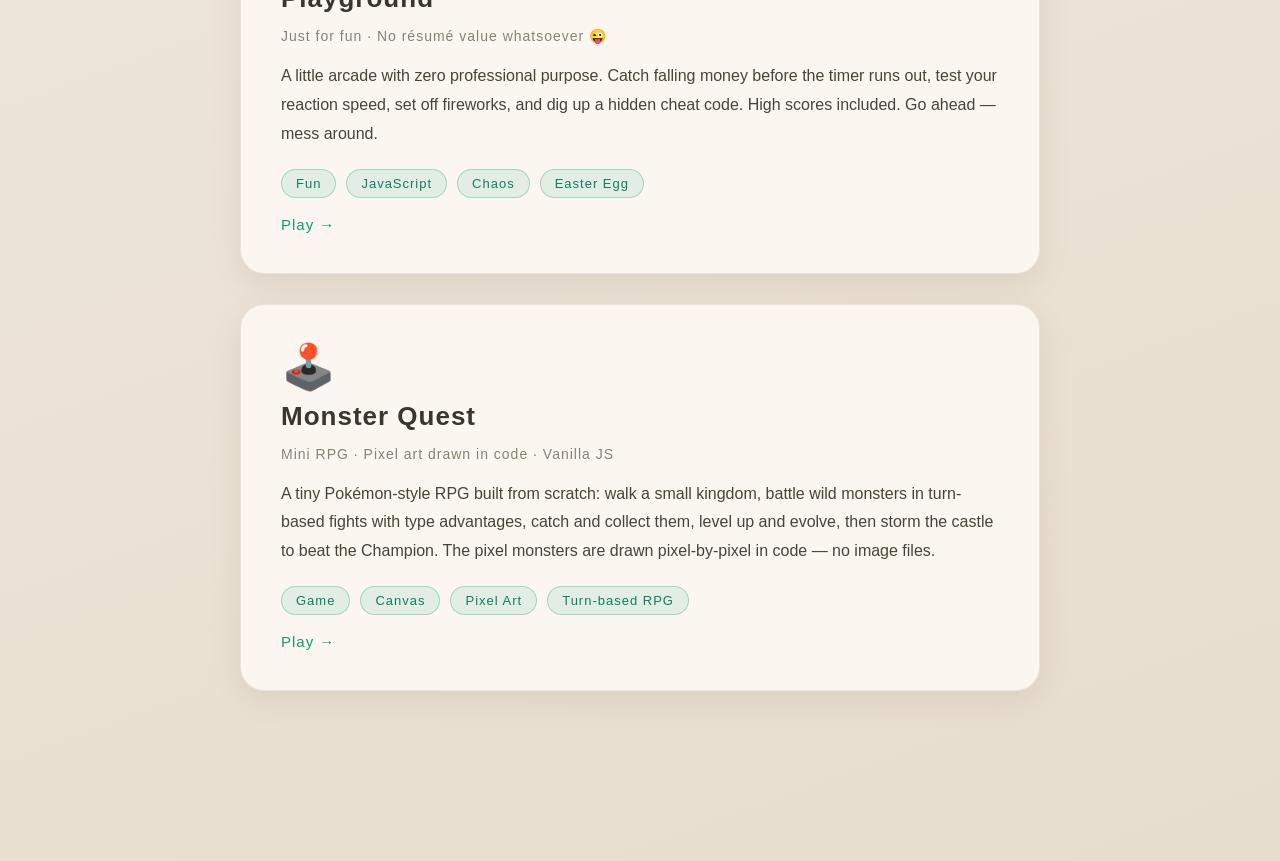
<file: projects.html>
<!DOCTYPE html>
<html>

<head>
    <title>Projects</title>
    <link rel="stylesheet" href="style.css">
</head>

<body class="page light">

    <nav class="navbar">
        <a href="index.html">Home</a>
        <a href="about.html">About</a>
        <a href="journey.html">Journey</a>
        <a href="projects.html" class="active">Projects</a>
    </nav>

    <div class="projects">

        <h1 class="projects-title">Projects</h1>

        <p class="projects-lead">
            A few things I've built and cared about.
        </p>


        <!-- 프로젝트 1 : 공정무역 클럽 -->
        <div class="project-card" onclick="location.href='project1.html'">
            <div class="project-emoji">🌍</div>
            <h2 class="project-name">Fair Trade Club</h2>
            <p class="project-meta">Founder &amp; Leader · High School · 4 years</p>

            <p class="project-desc">
                Founded and led a fair trade club throughout my four years of high school,
                raising awareness about ethical consumption and supporting fair trade
                producers. We ran campaigns and events to help students understand where
                their everyday products come from and why fair trade matters.
            </p>

            <div class="tags">
                <span class="tag">Leadership</span>
                <span class="tag">Campaign</span>
                <span class="tag">Social Impact</span>
                <span class="tag">Teamwork</span>
            </div>

            <div class="project-more">View details →</div>
        </div>


        <!-- 프로젝트 2 : Surviving in Korea -->
        <div class="project-card" onclick="location.href='project2.html'">
            <div class="project-emoji">🧭</div>
            <h2 class="project-name">Surviving in Korea</h2>
            <p class="project-meta">Founder &amp; Leader · 4 years</p>

            <p class="project-desc">
                Founded and led a club for four years, teaching multicultural children
                every Saturday at Dongsan Church, running special events like a Christmas
                Quiz Bowl, and managing the club's Instagram.
            </p>

            <div class="tags">
                <span class="tag">Community</span>
                <span class="tag">Multicultural</span>
                <span class="tag">Communication</span>
                <span class="tag">Initiative</span>
            </div>

            <div class="project-more">View details →</div>
        </div>


        <!-- 프로젝트 3 : 영어 phrase 트레이너 (인터랙티브 도구) -->
        <div class="project-card" onclick="location.href='practice.html'">
            <div class="project-emoji">🗣️</div>
            <h2 class="project-name">English Phrase Trainer</h2>
            <p class="project-meta">Interactive Tool · Built with JavaScript</p>

            <p class="project-desc">
                When English isn't your first language, the hardest part isn't grammar —
                it's the casual phrases and everyday words that textbooks never teach, and
                the context behind them. I built this flashcard tool to make those easier to
                pick up: flip cards for the meaning and a real example, shuffle through them,
                and hear the pronunciation.
            </p>

            <div class="tags">
                <span class="tag">JavaScript</span>
                <span class="tag">Interactive</span>
                <span class="tag">Flashcards</span>
                <span class="tag">Language Learning</span>
            </div>

            <div class="project-more">Try it →</div>
        </div>


        <!-- 놀이터 : 그냥 노는 곳 (병맛 존) -->
        <div class="project-card" onclick="location.href='playground.html'">
            <div class="project-emoji">🎡</div>
            <h2 class="project-name">Playground</h2>
            <p class="project-meta">Just for fun · No résumé value whatsoever 😜</p>

            <p class="project-desc">
                A little arcade with zero professional purpose. Catch falling money before
                the timer runs out, test your reaction speed, set off fireworks, and dig up
                a hidden cheat code. High scores included. Go ahead — mess around.
            </p>

            <div class="tags">
                <span class="tag">Fun</span>
                <span class="tag">JavaScript</span>
                <span class="tag">Chaos</span>
                <span class="tag">Easter Egg</span>
            </div>

            <div class="project-more">Play →</div>
        </div>


        <!-- 몬스터 퀘스트 : 도트 RPG 게임 -->
        <div class="project-card" onclick="location.href='monster.html'">
            <div class="project-emoji">🕹️</div>
            <h2 class="project-name">Monster Quest</h2>
            <p class="project-meta">Mini RPG · Pixel art drawn in code · Vanilla JS</p>

            <p class="project-desc">
                A tiny Pokémon-style RPG built from scratch: walk a small kingdom, battle
                wild monsters in turn-based fights with type advantages, catch and collect
                them, level up and evolve, then storm the castle to beat the Champion. The
                pixel monsters are drawn pixel-by-pixel in code — no image files.
            </p>

            <div class="tags">
                <span class="tag">Game</span>
                <span class="tag">Canvas</span>
                <span class="tag">Pixel Art</span>
                <span class="tag">Turn-based RPG</span>
            </div>

            <div class="project-more">Play →</div>
        </div>

    </div>


    <div class="background"></div>

</body>

</html>
</file>
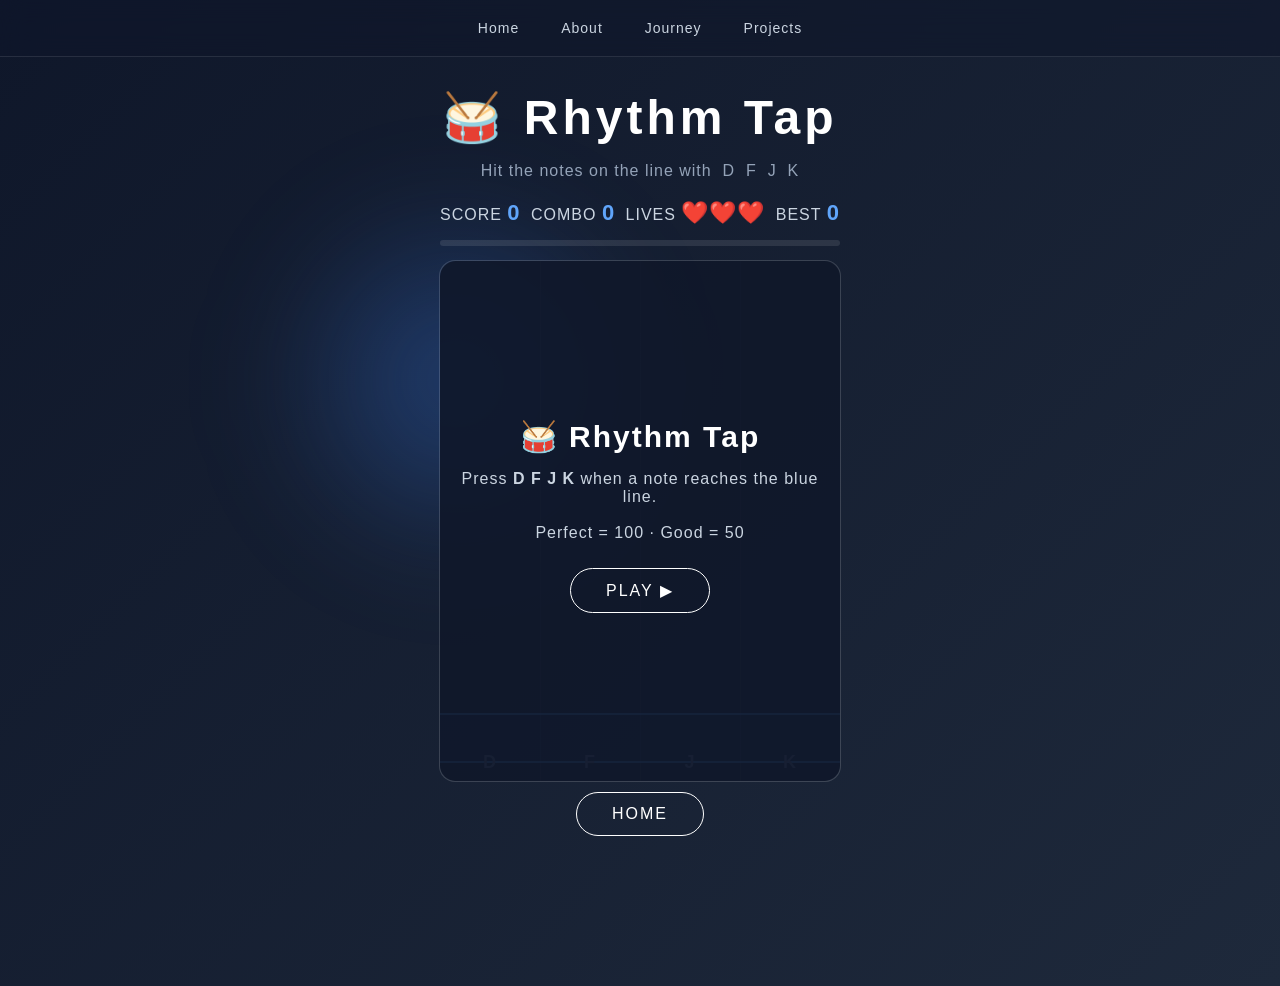
<file: rhythm.html>
<!DOCTYPE html>
<html>

<head>
    <title>Rhythm Tap</title>
    <link rel="stylesheet" href="style.css">
</head>

<body class="page">

    <nav class="navbar">
        <a href="index.html">Home</a>
        <a href="about.html">About</a>
        <a href="journey.html">Journey</a>
        <a href="projects.html">Projects</a>
    </nav>

    <div class="game">

        <h1 class="game-title">🥁 Rhythm Tap</h1>
        <p class="game-sub">Hit the notes on the line with &nbsp;D &nbsp;F &nbsp;J &nbsp;K</p>

        <div class="hud">
            <div>SCORE <b id="score">0</b></div>
            <div>COMBO <b id="combo">0</b></div>
            <div>LIVES <b id="lives">❤️❤️❤️</b></div>
            <div>BEST <b id="best">0</b></div>
        </div>

        <div class="progress">
            <div class="progress-fill" id="progressFill"></div>
        </div>


        <div class="stage" id="stage">

            <!-- 레인 구분선 -->
            <div class="lane-line" style="left:100px;"></div>
            <div class="lane-line" style="left:200px;"></div>
            <div class="lane-line" style="left:300px;"></div>

            <!-- 히트 라인 -->
            <div class="hit-line"></div>

            <!-- 판정 문구 -->
            <div class="judge" id="judge"></div>

            <!-- 레인 키 표시 -->
            <div class="keys">
                <div class="key" data-lane="0">D</div>
                <div class="key" data-lane="1">F</div>
                <div class="key" data-lane="2">J</div>
                <div class="key" data-lane="3">K</div>
            </div>

            <!-- 시작 / 결과 오버레이 -->
            <div class="overlay" id="overlay">
                <h2>🥁 Rhythm Tap</h2>
                <p>Press <b>D F J K</b> when a note reaches the blue line.</p>
                <p>Perfect = 100 · Good = 50</p>
                <button onclick="startGame()">PLAY ▶</button>
            </div>

        </div>


        <a href="index.html">
            <button>HOME</button>
        </a>

    </div>


    <div class="background"></div>


    <script>
        // ===== 설정 =====
        const KEYMAP = { KeyD: 0, KeyF: 1, KeyJ: 2, KeyK: 3 };
        const COLORS = ["#f472b6", "#60a5fa", "#34d399", "#fbbf24"];
        const FREQS  = [110, 150, 210, 300];

        const TRAVEL  = 1700;   // 노트가 위→히트라인까지 오는 시간(ms)
        const HIT_Y   = 464;    // 히트라인에 정확히 맞는 노트 위치
        const START_Y = -30;

        const PERFECT_MS = 65;
        const GOOD_MS    = 145;
        const MISS_MS    = 180;

        const MAX_LIVES  = 5;    // 미스 5번이면 게임 오버

        // ===== 요소 =====
        const stage   = document.getElementById("stage");
        const overlay = document.getElementById("overlay");
        const judgeEl = document.getElementById("judge");
        const scoreEl = document.getElementById("score");
        const comboEl = document.getElementById("combo");
        const livesEl = document.getElementById("lives");
        const bestEl  = document.getElementById("best");
        const progressFill = document.getElementById("progressFill");
        const keyEls  = Array.from(document.querySelectorAll(".key"));

        // ===== 상태 =====
        let beatmap = [];
        let notes   = [];
        let nextIdx = 0;
        let startTime = 0;
        let running = false;
        let rafId = null;

        let score = 0, combo = 0, maxCombo = 0;
        let pPerfect = 0, pGood = 0, pMiss = 0;
        let lives = MAX_LIVES;

        let audioCtx = null;

        // 최고기록 불러오기
        let best = Number(localStorage.getItem("rhythmBest") || 0);
        bestEl.textContent = best;


        // ===== 비트맵 생성 =====
        function buildBeatmap() {
            beatmap = [];
            let t = 2200;
            const steps = [340, 340, 570, 285, 340];

            while (t < 24000) {
                beatmap.push({ time: t, lane: Math.floor(Math.random() * 4) });

                // 가끔 동시에 두 개
                if (Math.random() < 0.12) {
                    beatmap.push({ time: t, lane: Math.floor(Math.random() * 4) });
                }
                t += steps[Math.floor(Math.random() * steps.length)];
            }
        }


        // ===== 게임 시작 =====
        function startGame() {
            // 오디오 준비 (사용자 클릭 후에만 가능)
            if (!audioCtx) {
                const AC = window.AudioContext || window.webkitAudioContext;
                if (AC) audioCtx = new AC();
            }

            buildBeatmap();

            // 남은 노트 정리
            notes.forEach((n) => n.el.remove());
            notes = [];
            nextIdx = 0;

            score = 0; combo = 0; maxCombo = 0;
            pPerfect = 0; pGood = 0; pMiss = 0;
            lives = MAX_LIVES;
            progressFill.style.width = "0%";
            updateHUD();

            overlay.classList.add("hidden");
            running = true;
            startTime = performance.now();

            loop();
        }


        // ===== 메인 루프 =====
        function loop() {
            const songNow = performance.now() - startTime;
            const lastTime = beatmap.length ? beatmap[beatmap.length - 1].time : 0;
            const total = lastTime + 700;

            // 진행 바
            progressFill.style.width =
                Math.min(100, (songNow / total) * 100) + "%";

            // 노트 생성
            while (nextIdx < beatmap.length &&
                   beatmap[nextIdx].time - TRAVEL <= songNow) {
                spawnNote(beatmap[nextIdx]);
                nextIdx++;
            }

            // 노트 위치 갱신 + 놓친 것 처리
            let gameOver = false;
            for (const n of notes) {
                const progress = (songNow - (n.time - TRAVEL)) / TRAVEL;
                const y = START_Y + (HIT_Y - START_Y) * progress;
                n.el.style.transform = `translateY(${y}px)`;

                if (!n.judged && songNow > n.time + MISS_MS) {
                    n.judged = true;
                    n.remove = true;
                    n.el.remove();
                    combo = 0;
                    pMiss++;
                    lives--;
                    showJudge("MISS", "#f87171");
                    updateHUD();

                    if (lives <= 0) gameOver = true;
                }
            }
            notes = notes.filter((n) => !n.remove);

            // 목숨 다 잃으면 즉시 패배
            if (gameOver) {
                endGame(true);
                return;
            }

            // 곡 끝까지 버티면 클리어
            if (nextIdx >= beatmap.length && notes.length === 0 &&
                songNow > lastTime + 700) {
                endGame(false);
                return;
            }

            rafId = requestAnimationFrame(loop);
        }


        function spawnNote(b) {
            const el = document.createElement("div");
            el.className = "note";
            el.style.left = (b.lane * 100 + 8) + "px";
            el.style.background = COLORS[b.lane];
            el.style.transform = `translateY(${START_Y}px)`;
            stage.appendChild(el);

            notes.push({ el, time: b.time, lane: b.lane, judged: false, remove: false });
        }


        // ===== 키 입력 =====
        function hitLane(lane) {
            if (!running) return;

            flashKey(lane);
            playDrum(lane);

            const songNow = performance.now() - startTime;

            // 해당 레인에서 가장 가까운 노트 찾기
            let best = null, bestDt = Infinity;
            for (const n of notes) {
                if (n.lane !== lane || n.judged) continue;
                const dt = Math.abs(n.time - songNow);
                if (dt < bestDt) { bestDt = dt; best = n; }
            }

            if (best && bestDt <= GOOD_MS) {
                best.judged = true;
                best.remove = true;
                best.el.remove();

                if (bestDt <= PERFECT_MS) {
                    score += 100; pPerfect++;
                    showJudge("PERFECT", "#93c5fd");
                } else {
                    score += 50; pGood++;
                    showJudge("GOOD", "#34d399");
                }

                combo++;
                if (combo > maxCombo) maxCombo = combo;
                updateHUD();
            }
            // 빈 타격은 벌점 없음 (소리·불빛만)
        }

        document.addEventListener("keydown", (e) => {
            if (e.repeat) return;
            if (e.code in KEYMAP) {
                e.preventDefault();
                hitLane(KEYMAP[e.code]);
            }
        });

        // 마우스/터치로도 레인 치기
        keyEls.forEach((k) => {
            k.addEventListener("mousedown", () => hitLane(Number(k.dataset.lane)));
        });


        // ===== 피드백 =====
        function flashKey(lane) {
            const k = keyEls[lane];
            k.classList.add("hit");
            setTimeout(() => k.classList.remove("hit"), 90);
        }

        function showJudge(text, color) {
            judgeEl.textContent = text;
            judgeEl.style.color = color;
            judgeEl.classList.remove("flash");
            void judgeEl.offsetWidth;   // 리플로우로 애니메이션 재시작
            judgeEl.classList.add("flash");
        }

        function updateHUD() {
            scoreEl.textContent = score;
            comboEl.textContent = combo;
            livesEl.textContent = lives > 0 ? "❤️".repeat(lives) : "💀";
        }

        // 드럼 사운드 합성
        function playDrum(lane) {
            if (!audioCtx) return;
            const now = audioCtx.currentTime;

            const osc  = audioCtx.createOscillator();
            const gain = audioCtx.createGain();

            osc.type = lane === 2 ? "triangle" : "sine";
            osc.frequency.setValueAtTime(FREQS[lane] * 2, now);
            osc.frequency.exponentialRampToValueAtTime(FREQS[lane], now + 0.08);

            gain.gain.setValueAtTime(0.5, now);
            gain.gain.exponentialRampToValueAtTime(0.001, now + 0.18);

            osc.connect(gain).connect(audioCtx.destination);
            osc.start(now);
            osc.stop(now + 0.2);
        }


        // ===== 종료 & 결과 =====
        function endGame(gameOver) {
            running = false;
            if (rafId) cancelAnimationFrame(rafId);

            // 남은 노트 정리
            notes.forEach((n) => n.el.remove());
            notes = [];

            const total = beatmap.length || 1;
            const accuracy = Math.round(((pPerfect + pGood * 0.5) / total) * 100);

            let newRecord = false;
            if (score > best) {
                best = score;
                localStorage.setItem("rhythmBest", best);
                newRecord = true;
            }
            bestEl.textContent = best;

            const heading = gameOver
                ? "💀 Game Over"
                : (newRecord ? "🏆 New Record!" : "🎉 Clear!");

            overlay.innerHTML = `
                <h2>${heading}</h2>
                <p>Score <b>${score}</b></p>
                <p>Accuracy <b>${accuracy}%</b> · Max Combo <b>${maxCombo}</b></p>
                <p style="color:#93c5fd;">Perfect ${pPerfect} · Good ${pGood} · Miss ${pMiss}</p>
                <p style="color:#94a3b8;">Best ${best}</p>
                <button onclick="startGame()">PLAY AGAIN ▶</button>
            `;
            overlay.classList.remove("hidden");
        }
    </script>

</body>

</html>
</file>
<file: style.css>
body {
    background: linear-gradient(
        135deg,
        #0f172a,
        #1e293b
    );

    height: 100vh;
    margin: 0;

    display: flex;
    justify-content: center;
    align-items: center;

    font-family: Arial, sans-serif;
    color: white;
}


.container {
    text-align: center;
}


/* 이름 */
.name {
    font-size: 80px;
    letter-spacing: 12px;
    margin: 0;

    color: white;
}


.name span {
    display: inline-block;
    opacity: 0;

    animation: drop 1.4s forwards;
}


/* 글자 떨어지는 순서 */

.name span:nth-child(1) {
    animation-delay: 0.1s;
}

.name span:nth-child(2) {
    animation-delay: 0.25s;
}

.name span:nth-child(3) {
    animation-delay: 0.4s;
}

.name span:nth-child(4) {
    animation-delay: 0.55s;
}

.name span:nth-child(5) {
    animation-delay: 0.7s;
}

.name span:nth-child(6) {
    animation-delay: 0.85s;
}

.name span:nth-child(8) {
    animation-delay: 1.1s;
}

.name span:nth-child(9) {
    animation-delay: 1.25s;
}

.name span:nth-child(10) {
    animation-delay: 1.4s;
}


/* 떨어지고 튕기기 */

@keyframes drop {

    0% {
        transform: translateY(-600px) rotate(20deg);
        opacity: 0;
    }


    70% {
        transform: translateY(40px) rotate(-5deg);
        opacity: 1;
    }


    85% {
        transform: translateY(-15px);
    }


    100% {
        transform: translateY(0);
        opacity: 1;
    }
}



/* 밑 문구 */

.subtitle {

    margin-top: 40px;

    color: #cbd5e1;

    font-size: 22px;

    letter-spacing: 5px;

    opacity: 0;

    animation: fadeUp 1.5s forwards;
    animation-delay: 2.5s;
}



@keyframes fadeUp {

    from {
        opacity: 0;
        transform: translateY(30px);
    }


    to {
        opacity: 1;
        transform: translateY(0);
    }

}



/* 버튼 */

.buttons {

    margin-top: 50px;

    opacity: 0;

    animation: fadeUp 1.5s forwards;
    animation-delay: 3s;

}



button {

    background: transparent;

    color: white;

    border: 1px solid white;

    padding: 12px 35px;

    margin: 10px;

    font-size: 16px;

    letter-spacing: 2px;

    border-radius: 30px;

    cursor: pointer;

    transition: 0.3s;

}



button:hover {

    background: white;

    color: #0f172a;

}


/* 홈 버튼 감싼 링크의 기본 밑줄 제거 (방문 후 보라색 선으로 보이던 것) */
.buttons a {
    text-decoration: none;
}

/* about/journey/projects 버튼만 살짝 오른쪽으로 */
.buttons {
    position: relative;
    left: 6px;
}


/* ===== 폭탄 버튼 & 폭발 효과 ===== */

.bomb {
    position: fixed;
    bottom: 30px;
    right: 30px;

    width: 60px;
    height: 60px;

    background: none;
    border: none;

    display: flex;
    align-items: center;
    justify-content: center;

    cursor: pointer;
    padding: 0;
    margin: 0;

    transition: transform 0.2s ease;
    z-index: 10;
}

.bomb .bombicon {
    width: 48px;
    height: 48px;
    filter: drop-shadow(0 3px 5px rgba(0,0,0,0.5));
}

/* 심지 불꽃: 지글지글 깜빡이며 불타는 글로우 */
.bomb .fuse-spark {
    fill: #ffe08a;
    transform-box: fill-box;
    transform-origin: center;
    filter:
        drop-shadow(0 0 3px #ff9d2e)
        drop-shadow(0 0 7px #ff5a1a)
        drop-shadow(0 0 12px rgba(255,90,26,0.6));
    animation: fuseSpark 0.42s infinite alternate;
}

@keyframes fuseSpark {
    0%   { transform: scale(0.8);  opacity: 0.8; }
    100% { transform: scale(1.18); opacity: 1; }
}

.bomb:hover {
    transform: scale(1.2) rotate(-10deg);
    background: none;
    color: inherit;
}

/* 누르면 심지 타들어가듯 부들부들 */
.bomb.lit {
    animation: shake 0.1s infinite;
}

@keyframes shake {
    0%   { transform: translate(0, 0) rotate(0deg); }
    25%  { transform: translate(-2px, 1px) rotate(-6deg); }
    50%  { transform: translate(2px, -1px) rotate(6deg); }
    75%  { transform: translate(-1px, -2px) rotate(-4deg); }
    100% { transform: translate(1px, 2px) rotate(4deg); }
}


/* 칼 버튼 (폭탄 왼쪽) */
.knife-btn {
    position: fixed;
    bottom: 30px;
    right: 105px;

    width: 60px;
    height: 60px;

    background: none;
    border: none;

    display: flex;
    align-items: center;
    justify-content: center;

    cursor: pointer;
    padding: 0;
    margin: 0;

    transition: transform 0.15s ease;
    z-index: 10;
}

.knife-btn .katana {
    --ki: #b06bff;                 /* 검기 색 (기본: 보라) */
    width: 46px;
    height: 46px;
    transform: rotate(8deg);
    overflow: visible;
    filter:
        drop-shadow(0 0 5px rgba(125,31,214,0.9))
        drop-shadow(0 0 11px rgba(125,31,214,0.45));
    transition: filter 0.2s ease;
}

/* 검빨 세션이면 칼 글로우 + 검기 색도 빨갛게 */
body.slash-red .knife-btn .katana {
    --ki: #ff466a;
    filter:
        drop-shadow(0 0 5px rgba(216,26,61,0.9))
        drop-shadow(0 0 11px rgba(216,26,61,0.45));
}

/* 검기 아크 — 반복해서 휘익 스쳐 지나감 */
.katana .ki-arc {
    fill: none;
    stroke: var(--ki);
    stroke-linecap: round;
    transform-box: fill-box;
    transform-origin: 22% 78%;      /* 손잡이 쪽을 축으로 휘두름 */
    opacity: 0;
    filter: drop-shadow(0 0 3px var(--ki));
    animation: kiSlash 2.4s cubic-bezier(.2,.7,.25,1) infinite;
}
.katana .ki1 { stroke-width: 2.6; }
.katana .ki2 { stroke-width: 1.6; animation-delay: 0.07s; }
.katana .ki3 { stroke-width: 1;   animation-delay: 0.14s; }

@keyframes kiSlash {
    0%   { opacity: 0;    transform: translate(-5px, 4px) scaleX(0.6) rotate(-4deg); }
    12%  { opacity: 1; }
    32%  { opacity: 0.85; transform: translate(0, 0) scaleX(1) rotate(0deg); }
    50%  { opacity: 0;    transform: translate(6px, -3px) scaleX(1.2) rotate(3deg); }
    100% { opacity: 0;    transform: translate(6px, -3px) scaleX(1.2) rotate(3deg); }
}

/* 날 광택이 은은하게 반짝 */
.katana .hamon {
    animation: hamonSheen 2.4s ease-in-out infinite;
}
@keyframes hamonSheen {
    0%, 100% { opacity: 0.5; }
    28%      { opacity: 1; }
}

/* 마우스 올리면 검기가 더 빠르고 사납게 */
.knife-btn:hover .ki-arc { animation-duration: 0.9s; }
.knife-btn:hover .hamon  { animation-duration: 0.9s; }

.knife-btn:hover {
    transform: scale(1.2) rotate(-12deg);
    background: none;
    color: inherit;
}

/* 칼 휘두르는 순간 */
.knife-btn.swing {
    animation: knifeSwing 0.25s ease;
}

@keyframes knifeSwing {
    0%   { transform: rotate(-35deg) scale(1.1); }
    50%  { transform: rotate(30deg)  scale(1.25); }
    100% { transform: rotate(0deg)   scale(1); }
}


/* 화면을 가르는 검기 — 초승달 칼날 + 에너지 오라 + 잔상 + 렌즈플레어 */
.slash {
    position: fixed;
    left: 50%;
    top: 50%;
    width: 0;
    height: 0;

    transform: rotate(var(--ang, 0deg)) scale(var(--dir, 1), 1);

    pointer-events: none;
    z-index: 60;
}

/* 공통: 화면을 가로지르는 납작한 타원(양끝 뾰족한 칼날 모양) */
.slash .aura,
.slash .line,
.slash .trail {
    position: absolute;
    left: -130vmax;
    width: 260vmax;

    border-radius: 50%;
    transform-origin: 0 50%;
    transform: scaleX(0);
}

/* 뒤에 은은하게 퍼지는 파란 에너지 오라 */
.slash .aura {
    top: -28px;
    height: 56px;

    background: linear-gradient(90deg,
        transparent,
        rgba(30,6,58,0.55) 44%,
        rgba(86,20,168,0.72) 50%,
        rgba(30,6,58,0.55) 56%,
        transparent);
    filter: blur(13px);

    animation: slashWipe 0.4s cubic-bezier(.15,.75,.2,1) forwards;
}

/* 검보라 코어 (양옆은 흑빛, 가운데만 짙은 보라 심지) */
.slash .line {
    top: -9px;
    height: 18px;

    background: linear-gradient(90deg,
        transparent,
        rgba(8,2,20,0.75) 28%,
        rgba(34,8,72,0.9) 40%,
        rgba(96,24,190,0.95) 46%,
        #7d1fd6 50%,
        rgba(96,24,190,0.95) 54%,
        rgba(34,8,72,0.9) 60%,
        rgba(8,2,20,0.75) 72%,
        transparent);
    box-shadow:
        0 0 14px 3px rgba(112,28,206,0.8),
        0 0 44px 12px rgba(18,2,44,0.7);

    animation: slashWipe 0.4s cubic-bezier(.15,.75,.2,1) forwards;
}

/* 살짝 어긋난 잔상 두 줄 */
.slash .trail {
    height: 7px;
    background: linear-gradient(90deg,
        transparent, rgba(74,18,150,0.6) 50%, transparent);
}

.slash .t1 {
    top: -16px;
    opacity: 0.5;
    animation: slashWipe 0.4s cubic-bezier(.15,.75,.2,1) forwards;
}

.slash .t2 {
    top: 9px;
    opacity: 0.35;
    animation: slashWipe 0.4s cubic-bezier(.15,.75,.2,1) forwards;
}

/* 칼날 끝에서 달려가는 섬광 + 렌즈플레어 십자 */
.slash .glint {
    position: absolute;
    left: -130vmax;
    top: -19px;
    width: 38px;
    height: 38px;
    margin-left: -19px;
    border-radius: 50%;

    background: radial-gradient(circle,
        #8b2fe6, rgba(100,24,192,0.85) 35%, transparent 70%);
    box-shadow: 0 0 32px 13px rgba(84,16,172,0.9);

    animation: glintTravel 0.4s cubic-bezier(.15,.75,.2,1) forwards;
}

.slash .glint .flare {
    position: absolute;
    left: 50%;
    top: 50%;
    width: 150px;
    height: 3px;
    margin: -1.5px 0 0 -75px;

    background: linear-gradient(90deg, transparent, #ffffff, transparent);
    box-shadow: 0 0 10px #ffffff;
}

.slash .glint .flare::after {
    content: "";
    position: absolute;
    left: 50%;
    top: 50%;
    width: 3px;
    height: 64px;
    margin: -32px 0 0 -1.5px;

    background: linear-gradient(rgba(255,255,255,0), #ffffff, rgba(255,255,255,0));
}

/* 마무리 일격은 훨씬 굵고 크게 */
.slash.big .aura  { height: 84px; top: -42px; }
.slash.big .line  { height: 30px; top: -15px; }
.slash.big .glint { width: 60px; height: 60px; margin-left: -30px; top: -30px; }

@keyframes slashWipe {
    0%   { transform: scaleX(0); opacity: 1; }
    65%  { transform: scaleX(1); opacity: 1; }
    100% { transform: scaleX(1); opacity: 0; }
}

@keyframes glintTravel {
    0%   { transform: translateX(0);       opacity: 0; }
    12%  { opacity: 1; }
    80%  { transform: translateX(260vmax); opacity: 1; }
    100% { transform: translateX(260vmax); opacity: 0; }
}


/* 검기에서 튀는 파란 스파크 */
.slash-spark {
    position: fixed;
    border-radius: 50%;

    background: #a05be8;
    box-shadow: 0 0 8px 2px rgba(96,24,186,0.9);

    pointer-events: none;
    z-index: 60;

    animation: slashSpark var(--dur, 0.5s) ease-out forwards;
}

@keyframes slashSpark {
    0%   { transform: translate(0, 0) scale(1);                       opacity: 1; }
    100% { transform: translate(var(--tx), var(--ty)) scale(0.2);     opacity: 0; }
}


/* 검기에 튀는 벼락(전격) */
.bolt {
    position: fixed;
    inset: 0;
    width: 100%;
    height: 100%;

    pointer-events: none;
    z-index: 61;
    overflow: visible;

    animation: boltFlick 0.24s linear forwards;
}

.bolt path {
    fill: none;
    stroke: #0a0a0a;
    stroke-width: 2.6;
    stroke-linecap: round;
    stroke-linejoin: round;
    /* 검은 번개 + 흰/크림슨 테두리 글로우 (어두운 배경에서도 보이게) */
    filter: drop-shadow(0 0 2px rgba(255,255,255,0.85)) drop-shadow(0 0 8px rgba(126,34,214,0.9));
}

@keyframes boltFlick {
    0%   { opacity: 0; }
    10%  { opacity: 1; }
    35%  { opacity: 0.35; }
    55%  { opacity: 1; }
    100% { opacity: 0; }
}


/* ===== 검빨(크림슨) 세션: body.slash-red 일 때만 검기 팔레트를 빨강으로 되돌림 ===== */
body.slash-red .aura {
    background: linear-gradient(90deg,
        transparent,
        rgba(52,2,19,0.55) 44%,
        rgba(135,12,46,0.72) 50%,
        rgba(52,2,19,0.55) 56%,
        transparent);
}

body.slash-red .line {
    background: linear-gradient(90deg,
        transparent,
        rgba(14,0,6,0.75) 28%,
        rgba(60,4,22,0.9) 40%,
        rgba(150,12,44,0.95) 46%,
        #d81a3d 50%,
        rgba(150,12,44,0.95) 54%,
        rgba(60,4,22,0.9) 60%,
        rgba(14,0,6,0.75) 72%,
        transparent);
    box-shadow:
        0 0 14px 3px rgba(175,14,48,0.8),
        0 0 44px 12px rgba(30,0,10,0.7);
}

body.slash-red .trail {
    background: linear-gradient(90deg,
        transparent, rgba(120,10,40,0.6) 50%, transparent);
}

body.slash-red .glint {
    background: radial-gradient(circle,
        #db2545, rgba(155,14,48,0.85) 35%, transparent 70%);
    box-shadow: 0 0 32px 13px rgba(135,8,40,0.9);
}

body.slash-red .slash-spark {
    background: #e35069;
    box-shadow: 0 0 8px 2px rgba(150,12,48,0.9);
}

body.slash-red .bolt path {
    filter: drop-shadow(0 0 2px rgba(255,255,255,0.85)) drop-shadow(0 0 8px rgba(190,16,58,0.9));
}


/* 검기가 지나간 자리에 남는 유리 금 (누적) */
.crack {
    position: fixed;
    inset: 0;
    width: 100%;
    height: 100%;

    pointer-events: none;
    z-index: 57;
    overflow: visible;
}

.crack path {
    fill: none;
    stroke: rgba(0,0,0,0.9);
    stroke-width: 2.5;
    stroke-linecap: round;
    stroke-linejoin: round;
    /* 어두운 배경에서도 보이게 얇은 흰 테두리 (진짜 깨진 유리 느낌) */
    filter: drop-shadow(0 0 1.2px rgba(255,255,255,0.85));
}


/* 화면 껐다 켜기 (휘치킹!) */
.power {
    position: fixed;
    inset: 0;

    background: rgba(0,0,0,0);
    pointer-events: none;
    z-index: 90;

    overflow: hidden;
}

/* CRT 스캔 라인 (수축/확장) */
.crt-line {
    position: absolute;
    left: 0;
    right: 0;
    top: 50%;

    height: 3px;
    background: #ffffff;
    box-shadow: 0 0 26px 8px rgba(255,255,255,0.95);

    transform: translateY(-50%) scaleY(1);
    transform-origin: 50% 50%;
    opacity: 0;
}

/* 화면이 점으로 수축했을 때 남는 중앙 점 */
.crt-dot {
    position: absolute;
    left: 50%;
    top: 50%;

    width: 8px;
    height: 8px;
    border-radius: 50%;

    background: #ffffff;
    box-shadow: 0 0 24px 8px rgba(255,255,255,0.95);

    transform: translate(-50%, -50%) scale(0);
    opacity: 0;
}

/* 박살 순간 청록 충격파 링 */
.break-ring {
    position: fixed;
    width: 40px;
    height: 40px;
    margin: -20px 0 0 -20px;

    border-radius: 50%;
    border: 8px solid rgba(150,70,240,0.95);
    box-shadow: 0 0 40px rgba(90,20,180,0.85);

    pointer-events: none;
    z-index: 92;

    transform: scale(0);
    animation: fxShock 0.7s cubic-bezier(.12,.7,.25,1) forwards;
}

/* 검빨 세션이면 충격파도 빨갛게 */
body.slash-red .break-ring {
    border-color: rgba(216,26,61,0.95);
    box-shadow: 0 0 40px rgba(140,0,30,0.85);
}

/* 박살 직전: 쌓인 유리 금이 세션 색으로 확 달아오름 */
.crack.ignite path {
    --cg: #b06bff;
    animation: crackIgnite 0.55s ease-out forwards;
}
body.slash-red .crack.ignite path { --cg: #ff466a; }

@keyframes crackIgnite {
    0% {
        stroke: rgba(0,0,0,0.9);
        stroke-width: 2.5;
        filter: drop-shadow(0 0 1.2px rgba(255,255,255,0.85));
    }
    100% {
        stroke: var(--cg);
        stroke-width: 4.5;
        filter:
            drop-shadow(0 0 5px var(--cg))
            drop-shadow(0 0 15px var(--cg));
    }
}

/* 화면이 와장창 — 사방으로 튀는 유리 파편 */
.shard {
    --cg: #b06bff;
    position: fixed;
    z-index: 95;
    pointer-events: none;

    background: linear-gradient(135deg,
        rgba(255,255,255,0.95),
        rgba(190,200,220,0.35));
    box-shadow: 0 0 7px 1px var(--cg);

    will-change: transform, opacity;
    animation: shardFly var(--dur, 0.7s) cubic-bezier(.12,.55,.25,1) forwards;
}
body.slash-red .shard { --cg: #ff466a; }

@keyframes shardFly {
    0% {
        transform: translate(-50%, -50%) rotate(0deg) scale(1);
        opacity: 1;
    }
    100% {
        transform:
            translate(calc(-50% + var(--tx)), calc(-50% + var(--ty)))
            rotate(var(--rot, 360deg)) scale(0.35);
        opacity: 0;
    }
}


/* 폭발로 날아가는 조각들 */
.exploding {
    transition: transform 0.9s cubic-bezier(.2,.8,.3,1), opacity 0.9s ease;
}


/* 화면 중앙 BOOM */
.boom {
    position: fixed;
    top: 50%;
    left: 50%;
    transform: translate(-50%, -50%) scale(0);

    font-size: 120px;

    pointer-events: none;
    z-index: 20;
}

.boom.show {
    animation: boomPop 0.8s ease forwards;
}

@keyframes boomPop {
    0%   { transform: translate(-50%, -50%) scale(0); opacity: 1; }
    40%  { transform: translate(-50%, -50%) scale(1.4); opacity: 1; }
    100% { transform: translate(-50%, -50%) scale(2); opacity: 0; }
}


/* ===== 현실적인 폭발 파티클 이펙트 ===== */

/* 화면 전체 섬광 */
.fx-flash {
    position: fixed;
    inset: 0;

    background: radial-gradient(circle at var(--fx, 50%) var(--fy, 50%),
        rgba(255,255,245,0.95),
        rgba(255,170,60,0.6) 22%,
        rgba(255,90,20,0.25) 42%,
        transparent 62%);

    pointer-events: none;
    z-index: 19;
    opacity: 0;

    animation: fxFlash 0.55s ease-out forwards;
}

@keyframes fxFlash {
    0%   { opacity: 0; }
    6%   { opacity: 1; }
    100% { opacity: 0; }
}


/* 퍼져나가는 충격파 링 */
.fx-shock {
    position: fixed;
    width: 40px;
    height: 40px;
    margin: -20px 0 0 -20px;

    border-radius: 50%;
    border: 6px solid rgba(255,210,140,0.9);
    box-shadow: 0 0 30px rgba(255,170,60,0.6);

    pointer-events: none;
    z-index: 18;

    transform: scale(0);
    animation: fxShock 0.75s cubic-bezier(.12,.7,.25,1) forwards;
}

@keyframes fxShock {
    0%   { transform: scale(0);  opacity: 0.95; border-width: 8px; }
    100% { transform: scale(32); opacity: 0;    border-width: 0.5px; }
}


/* 사방으로 튀는 불똥/파편 */
.fx-spark {
    position: fixed;
    border-radius: 50%;

    pointer-events: none;
    z-index: 18;
    will-change: transform, opacity;

    animation: fxSpark var(--dur, 0.9s) cubic-bezier(.15,.6,.3,1) forwards;
}

@keyframes fxSpark {
    0%   { transform: translate(0, 0) scale(1);        opacity: 1; }
    100% { transform: translate(var(--tx), var(--ty)) scale(0.15); opacity: 0; }
}


/* 피어오르는 연기 */
.fx-smoke {
    position: fixed;
    width: 70px;
    height: 70px;

    border-radius: 50%;
    background: radial-gradient(circle,
        rgba(110,110,115,0.5),
        rgba(80,80,85,0.25) 55%,
        transparent 72%);

    pointer-events: none;
    z-index: 17;

    animation: fxSmoke 1.5s ease-out forwards;
}

@keyframes fxSmoke {
    0%   { transform: translate(-50%, -50%) translate(var(--sx, 0), 0) scale(0.4); opacity: 0.55; }
    100% { transform: translate(-50%, -50%) translate(var(--sx, 0), -170px) scale(2.4); opacity: 0; }
}


/* 폭발 순간 화면 흔들림 */
.screen-shake {
    animation: screenShake 0.5s cubic-bezier(.36,.07,.19,.97);
}

@keyframes screenShake {
    0%, 100% { transform: translate(0, 0); }
    10% { transform: translate(-8px, 4px); }
    20% { transform: translate(9px, -6px); }
    30% { transform: translate(-11px, -3px); }
    40% { transform: translate(10px, 6px); }
    50% { transform: translate(-7px, 5px); }
    60% { transform: translate(8px, -4px); }
    70% { transform: translate(-5px, 3px); }
    80% { transform: translate(4px, -2px); }
    90% { transform: translate(-2px, 1px); }
}


/* 되돌리기 버튼 */
.reset-btn {
    position: fixed;
    bottom: 30px;
    left: 50%;
    transform: translateX(-50%);

    opacity: 0;
    pointer-events: none;

    transition: opacity 0.4s ease;
    z-index: 10;
}

.reset-btn.show {
    opacity: 1;
    pointer-events: auto;
}


.background {
    position: fixed;

    width: 400px;
    height: 400px;

    border-radius: 50%;

    background: radial-gradient(
        circle,
        rgba(59,130,246,0.35),
        transparent 70%
    );

    filter: blur(50px);

    top: 20%;
    left: 20%;

    animation: moveLight 8s infinite alternate;

    z-index: -1;
}


@keyframes moveLight {

    from {
        transform: translate(0,0);
    }

    to {
        transform: translate(300px,150px);
    }

}



/* ===== About 페이지 ===== */

/* 내용이 많은 페이지는 위에서부터, 스크롤 가능하게 */
body.page {
    height: auto;
    min-height: 100vh;

    display: block;

    padding: 90px 20px 140px;
    box-sizing: border-box;
}


/* ===== 공통 네비게이션 바 ===== */
.navbar {
    position: fixed;
    top: 0;
    left: 0;
    right: 0;

    display: flex;
    justify-content: center;
    flex-wrap: wrap;
    gap: 6px;

    padding: 12px;

    background: rgba(15,23,42,0.55);
    backdrop-filter: blur(12px);
    -webkit-backdrop-filter: blur(12px);
    border-bottom: 1px solid rgba(255,255,255,0.1);

    z-index: 50;
}

.navbar a {
    color: #cbd5e1;
    text-decoration: none;

    padding: 8px 18px;
    border-radius: 20px;

    font-size: 14px;
    letter-spacing: 1px;

    transition: color 0.2s ease, background 0.2s ease, transform 0.2s ease;
}

.navbar a:hover {
    color: #ffffff;
    background: rgba(255,255,255,0.12);
    transform: translateY(-2px);
}

.navbar a.active {
    color: #ffffff;
    background: rgba(59,130,246,0.35);
}


/* About 배경: 보스턴 노을 사진을 밝게 살림 (오버레이 약하게) */
body.about-bg {
    background:
        linear-gradient(
            rgba(30,26,45,0.35),
            rgba(20,22,40,0.55)
        ),
        url("images/boston.jpg") center center / cover no-repeat fixed;
}

/* 밝은 배경 위에서도 제목이 잘 보이게 그림자 */
body.about-bg .about-title,
body.about-bg .about-lead,
body.about-bg h2 {
    text-shadow: 0 2px 14px rgba(0,0,0,0.55);
}

/* 카드는 살짝 진하게 + 블러로 배경과 분리 */
body.about-bg .card,
body.about-bg .fact {
    background: rgba(15,23,42,0.55);
    backdrop-filter: blur(6px);
    -webkit-backdrop-filter: blur(6px);
}


/* About 전용 틸/청록 색감 (다른 페이지와 차별화) */
body.about-bg .card:hover {
    border-color: rgba(45,212,191,0.5);
    box-shadow: 0 20px 55px rgba(45,212,191,0.25);
}

body.about-bg .skill-fill {
    background: linear-gradient(90deg, #14b8a6, #2dd4bf, #38bdf8);
}

body.about-bg .exp-company {
    color: #2dd4bf;
}

body.about-bg .contact a {
    color: #2dd4bf;
}

body.about-bg .contact a:hover {
    border-color: #2dd4bf;
}

body.about-bg .fact:hover {
    background: rgba(45,212,191,0.15);
    box-shadow: 0 10px 28px rgba(45,212,191,0.2);
}

body.about-bg .fact.open .answer {
    color: #5eead4;
}

body.about-bg .about-title .wave {
    filter: drop-shadow(0 0 12px rgba(45,212,191,0.6));
}


/* 클릭 리플 (클릭 지점에서 퍼지는 물결) */
.click-ripple {
    position: fixed;
    width: 14px;
    height: 14px;
    margin: -7px 0 0 -7px;

    border-radius: 50%;
    background: radial-gradient(circle,
        rgba(45,212,191,0.55),
        rgba(56,189,248,0.2));

    pointer-events: none;
    z-index: 9999;

    animation: clickRipple 0.6s ease-out forwards;
}

@keyframes clickRipple {
    0%   { transform: scale(1);  opacity: 0.85; }
    100% { transform: scale(10); opacity: 0; }
}


/* Fun Facts 컨페티 조각 */
.confetti {
    position: fixed;
    font-size: 20px;

    pointer-events: none;
    z-index: 9999;

    animation: confettiFly 0.9s ease-out forwards;
}

@keyframes confettiFly {
    0% {
        transform: translate(0, 0) rotate(0deg) scale(1);
        opacity: 1;
    }
    100% {
        transform: translate(var(--dx), var(--dy)) rotate(var(--r)) scale(0.4);
        opacity: 0;
    }
}


.about {
    max-width: 700px;
    margin: 0 auto;
    text-align: center;
}


/* 페이지 제목 */
.about-title {
    font-size: 56px;
    letter-spacing: 6px;
    margin: 0 0 10px;

    animation: fadeUp 1s forwards;
}

.about-title .wave {
    display: inline-block;
    cursor: pointer;
    transition: transform 0.2s ease;
}

.about-title .wave:hover {
    animation: wave 0.6s ease;
}

@keyframes wave {
    0%   { transform: rotate(0deg); }
    25%  { transform: rotate(20deg); }
    50%  { transform: rotate(-15deg); }
    75%  { transform: rotate(12deg); }
    100% { transform: rotate(0deg); }
}


.about-lead {
    color: #cbd5e1;
    font-size: 18px;
    line-height: 1.8;
    letter-spacing: 1px;

    opacity: 0;
    animation: fadeUp 1s forwards;
    animation-delay: 0.3s;
}


/* 마우스 따라 살짝 기우는 카드 */
.card {
    background: rgba(255,255,255,0.05);
    border: 1px solid rgba(255,255,255,0.12);
    border-radius: 20px;

    padding: 30px;
    margin: 30px 0;

    text-align: left;

    opacity: 0;
    animation: fadeUp 1s forwards;
    animation-delay: 0.5s;

    transition: transform 0.2s ease, box-shadow 0.3s ease;
}

.card:hover {
    box-shadow: 0 20px 50px rgba(59,130,246,0.25);
}

.card h2 {
    margin-top: 0;
    letter-spacing: 2px;
}


/* 스킬 바 */
.skill {
    margin: 18px 0;
}

.skill-name {
    display: flex;
    justify-content: space-between;

    margin-bottom: 6px;

    color: #e2e8f0;
    font-size: 15px;
    letter-spacing: 1px;
}

.skill-bar {
    background: rgba(255,255,255,0.1);
    border-radius: 20px;
    height: 10px;
    overflow: hidden;
}

.skill-fill {
    height: 100%;

    background: linear-gradient(90deg, #3b82f6, #60a5fa);
    border-radius: 20px;

    width: 0;
    animation: fillBar 1.5s ease forwards;
    animation-delay: 1s;
}

@keyframes fillBar {
    from { width: 0; }
    to   { width: var(--level); }
}


/* 클릭하면 뒤집히는 재미 요소 */
.facts {
    display: flex;
    flex-wrap: wrap;
    gap: 15px;
    justify-content: center;

    margin: 30px 0;
}

.fact {
    background: rgba(255,255,255,0.05);
    border: 1px solid rgba(255,255,255,0.12);
    border-radius: 14px;

    padding: 20px 24px;

    cursor: pointer;
    user-select: none;

    font-size: 15px;
    letter-spacing: 1px;

    transition: transform 0.25s ease, background 0.25s ease;
}

.fact:hover {
    transform: translateY(-6px);
    background: rgba(59,130,246,0.2);
}

.fact:active {
    transform: scale(0.95);
}

/* 클릭하면 답 보여주기 (JS로 .open 토글) */
.fact .answer {
    display: none;
    margin-top: 8px;
    color: #93c5fd;
}

.fact.open .answer {
    display: block;
}

.fact.open .question {
    opacity: 0.5;
}


/* 경력 항목 */
.exp-item {
    padding: 16px 0;
    border-bottom: 1px solid rgba(255,255,255,0.08);
}

.exp-item:last-child {
    border-bottom: none;
    padding-bottom: 0;
}

.exp-head {
    display: flex;
    justify-content: space-between;
    flex-wrap: wrap;
    align-items: baseline;

    margin-bottom: 6px;
}

.exp-role {
    font-size: 17px;
    font-weight: bold;
    letter-spacing: 1px;
    color: #ffffff;
}

.exp-company {
    color: #60a5fa;
}

.exp-date {
    color: #94a3b8;
    font-size: 14px;
    letter-spacing: 1px;
}

.exp-desc {
    color: #cbd5e1;
    font-size: 15px;
    line-height: 1.7;
    margin: 0;
}


/* 연락처 */
.contact {
    margin: 30px 0;

    color: #cbd5e1;
    font-size: 16px;
    letter-spacing: 1px;
}

.contact a {
    color: #60a5fa;
    text-decoration: none;
    border-bottom: 1px solid transparent;
    transition: border-color 0.2s ease;
}

.contact a:hover {
    border-color: #60a5fa;
}



/* ===== Projects 페이지 ===== */

.projects {
    max-width: 800px;
    margin: 0 auto;
    text-align: center;
}

.projects-title {
    font-size: 56px;
    letter-spacing: 6px;
    margin: 0 0 10px;

    animation: fadeUp 1s forwards;
}

.projects-lead {
    color: #cbd5e1;
    font-size: 18px;
    letter-spacing: 1px;

    margin-bottom: 40px;

    opacity: 0;
    animation: fadeUp 1s forwards;
    animation-delay: 0.3s;
}


/* 위아래로 쌓이는 큰 프로젝트 카드 */
.project-card {
    background: rgba(255,255,255,0.05);
    border: 1px solid rgba(255,255,255,0.12);
    border-radius: 24px;

    padding: 40px;
    margin: 30px 0;

    text-align: left;

    opacity: 0;
    animation: fadeUp 1s forwards;

    transition: transform 0.3s ease, box-shadow 0.3s ease, border-color 0.3s ease;
}

.project-card:nth-of-type(1) { animation-delay: 0.5s; }
.project-card:nth-of-type(2) { animation-delay: 0.7s; }

.project-card:hover {
    transform: translateY(-8px);
    border-color: rgba(59,130,246,0.5);
    box-shadow: 0 25px 60px rgba(59,130,246,0.25);
}


.project-emoji {
    font-size: 44px;
    line-height: 1;
    margin-bottom: 12px;
}

.project-name {
    font-size: 26px;
    letter-spacing: 1px;
    margin: 0 0 6px;
    color: #ffffff;
}

.project-meta {
    color: #94a3b8;
    font-size: 14px;
    letter-spacing: 1px;
    margin-bottom: 18px;
}

.project-desc {
    color: #cbd5e1;
    font-size: 16px;
    line-height: 1.8;
    margin: 0 0 20px;
}


/* 태그 (사용 도구/키워드) */
.tags {
    display: flex;
    flex-wrap: wrap;
    gap: 10px;
}

.tag {
    background: rgba(59,130,246,0.15);
    border: 1px solid rgba(59,130,246,0.4);
    border-radius: 20px;

    padding: 6px 14px;

    color: #93c5fd;
    font-size: 13px;
    letter-spacing: 1px;

    transition: background 0.2s ease, transform 0.2s ease;
}

.tag:hover {
    background: rgba(59,130,246,0.35);
    transform: translateY(-2px);
}


/* 오른쪽 아래 플로팅 게임 버튼 */
.float-game {
    position: fixed;
    bottom: 30px;
    right: 30px;

    display: inline-flex;
    align-items: center;
    gap: 8px;

    background: rgba(59,130,246,0.15);
    border: 1px solid rgba(96,165,250,0.6);
    border-radius: 30px;

    padding: 12px 22px;
    margin: 0;

    color: #ffffff;
    font-size: 15px;
    letter-spacing: 1px;
    text-decoration: none;

    box-shadow: 0 10px 30px rgba(59,130,246,0.25);
    cursor: pointer;

    transition: transform 0.2s ease, background 0.2s ease;
    z-index: 20;
}

.float-game:hover {
    transform: translateY(-4px) scale(1.05);
    background: rgba(59,130,246,0.35);
}


/* 카드 클릭 유도 */
.project-card {
    cursor: pointer;
}

.project-more {
    margin-top: 18px;

    color: #60a5fa;
    font-size: 15px;
    letter-spacing: 1px;

    transition: transform 0.2s ease;
}

.project-card:hover .project-more {
    transform: translateX(6px);
}



/* ===== 프로젝트 상세 페이지 ===== */

.detail {
    max-width: 720px;
    margin: 0 auto;
    text-align: left;
}

.detail-back {
    display: inline-block;
    margin-bottom: 20px;

    color: #94a3b8;
    text-decoration: none;
    letter-spacing: 1px;

    transition: color 0.2s ease;
}

.detail-back:hover {
    color: #60a5fa;
}

.detail-emoji {
    font-size: 60px;
    line-height: 1;

    opacity: 0;
    animation: fadeUp 1s forwards;
}

.detail-title {
    font-size: 46px;
    letter-spacing: 3px;
    margin: 10px 0 6px;

    opacity: 0;
    animation: fadeUp 1s forwards;
    animation-delay: 0.15s;
}

.detail-meta {
    color: #60a5fa;
    letter-spacing: 1px;
    margin-bottom: 30px;

    opacity: 0;
    animation: fadeUp 1s forwards;
    animation-delay: 0.3s;
}


/* 상세 섹션 */
.section {
    margin: 56px 0;

    opacity: 0;
    animation: fadeUp 1s forwards;
    animation-delay: 0.45s;
}

.section h2 {
    font-size: 20px;
    letter-spacing: 2px;
    color: #ffffff;

    border-left: 3px solid #3b82f6;
    padding-left: 12px;
    margin-bottom: 14px;
}

.section p {
    color: #cbd5e1;
    font-size: 16px;
    line-height: 1.9;
    margin: 0;
}

.section ul {
    color: #cbd5e1;
    font-size: 16px;
    line-height: 1.9;
    padding-left: 20px;
    margin: 0;
}

.section li {
    margin-bottom: 8px;
}


/* 사진 갤러리 */
.gallery {
    display: grid;
    grid-template-columns: repeat(auto-fill, minmax(150px, 1fr));
    gap: 12px;
}

.photo {
    aspect-ratio: 1 / 1;
    border-radius: 12px;
    overflow: hidden;

    background: rgba(255,255,255,0.05);
    border: 1px dashed rgba(255,255,255,0.25);

    display: flex;
    align-items: center;
    justify-content: center;

    color: #64748b;
    font-size: 14px;
    text-align: center;

    transition: transform 0.25s ease, border-color 0.25s ease;
}

.photo:hover {
    transform: scale(1.03);
    border-color: rgba(96,165,250,0.6);
}

.photo img {
    width: 100%;
    height: 100%;
    object-fit: cover;
    display: block;
}


/* 인스타 링크 버튼 */
.insta-link {
    display: inline-flex;
    align-items: center;
    gap: 8px;

    background: linear-gradient(45deg, #f09433, #dc2743, #bc1888);
    border-radius: 30px;

    padding: 12px 24px;

    color: #ffffff;
    text-decoration: none;
    letter-spacing: 1px;

    transition: transform 0.2s ease, box-shadow 0.2s ease;
}

.insta-link:hover {
    transform: translateY(-3px);
    box-shadow: 0 12px 30px rgba(220,39,67,0.35);
}



/* ===== Journey 타임라인 페이지 ===== */

.journey {
    max-width: 900px;
    margin: 0 auto;
    text-align: center;
}

.journey-title {
    font-size: 56px;
    letter-spacing: 6px;
    margin: 0 0 10px;

    animation: fadeUp 1s forwards;
}

.journey-lead {
    color: #cbd5e1;
    font-size: 18px;
    letter-spacing: 1px;
    margin-bottom: 50px;

    opacity: 0;
    animation: fadeUp 1s forwards;
    animation-delay: 0.3s;
}


/* 세로 타임라인 */
.timeline {
    position: relative;
    padding: 20px 0;
}

/* 가운데 세로줄 */
.timeline::before {
    content: "";
    position: absolute;
    top: 0;
    bottom: 0;
    left: 50%;
    transform: translateX(-50%);

    width: 2px;
    background: rgba(255,255,255,0.15);
}

/* 스크롤에 따라 위→아래로 차오르는 발광 라인 */
.timeline-fill {
    position: absolute;
    top: 0;
    left: 50%;
    transform: translateX(-50%);

    width: 4px;
    height: 0;

    background: linear-gradient(#a855f7, #22d3ee);
    box-shadow: 0 0 14px rgba(168,85,247,0.7);
    border-radius: 4px;

    transition: height 0.1s linear;
}


/* ===== Journey 밤하늘 테마 ===== */
body.journey-bg {
    background:
        radial-gradient(2px 2px at 70% 65%, rgba(255,255,255,0.7), transparent),
        radial-gradient(1px 1px at 85% 22%, rgba(255,255,255,0.6), transparent),
        radial-gradient(1.5px 1.5px at 55% 48%, rgba(255,255,255,0.7), transparent),
        linear-gradient(160deg, #4b4699, #34407f 50%, #2a5ba3);

    background-attachment: fixed;

    padding-bottom: 200px;
}

/* 점: 청록 + 보라 발광 링, 은은한 맥동 */
body.journey-bg .tl-dot {
    background: #22d3ee;
    box-shadow: 0 0 0 5px rgba(168,85,247,0.25);
    animation: dotPulse 2.2s ease-in-out infinite;
}

@keyframes dotPulse {
    0%, 100% { box-shadow: 0 0 0 5px rgba(168,85,247,0.25); }
    50%      { box-shadow: 0 0 0 10px rgba(168,85,247,0.10); }
}

body.journey-bg .tl-year {
    color: #c4b5fd;
}

body.journey-bg .tl-card:hover {
    border-color: rgba(168,85,247,0.55);
    box-shadow: 0 18px 45px rgba(168,85,247,0.3);
}

/* 클릭 가능한 마일스톤 */
.tl-card {
    color: inherit;
    text-decoration: none;
}

.tl-more {
    margin-top: 10px;
    color: #22d3ee;
    font-size: 13px;
    letter-spacing: 1px;

    transition: transform 0.2s ease;
}

.tl-linked:hover .tl-more {
    transform: translateX(5px);
}

/* 마지막 미래 항목 강조 */
.tl-item.future .tl-card {
    border-color: rgba(34,211,238,0.6);
    box-shadow: 0 0 30px rgba(34,211,238,0.3);
}

.tl-item.future .tl-dot {
    background: #22d3ee;
    box-shadow: 0 0 0 6px rgba(34,211,238,0.35);
    animation: futureGlow 1.8s ease-in-out infinite;
}

@keyframes futureGlow {
    0%, 100% { box-shadow: 0 0 0 6px rgba(34,211,238,0.35); }
    50%      { box-shadow: 0 0 0 12px rgba(34,211,238,0.15); }
}

/* Journey 클릭 리플은 청록/보라 톤 */
body.journey-bg .click-ripple {
    background: radial-gradient(circle,
        rgba(34,211,238,0.55),
        rgba(168,85,247,0.25));
}


.tl-item {
    position: relative;
    width: 50%;
    padding: 16px 44px;
    box-sizing: border-box;

    /* 스크롤 등장 전 상태 */
    opacity: 0;
    transition: opacity 0.7s ease, transform 0.7s ease;
}

/* 왼쪽 항목 */
.tl-item:nth-child(odd) {
    left: 0;
    text-align: right;
    transform: translateX(-40px);
}

/* 오른쪽 항목 */
.tl-item:nth-child(even) {
    left: 50%;
    text-align: left;
    transform: translateX(40px);
}

/* 화면에 들어오면 나타남 */
.tl-item.show {
    opacity: 1;
    transform: translateX(0);
}


/* 줄 위의 점 */
.tl-dot {
    position: absolute;
    top: 26px;

    width: 18px;
    height: 18px;
    border-radius: 50%;

    background: #3b82f6;
    box-shadow: 0 0 0 5px rgba(59,130,246,0.25);

    font-size: 11px;
    line-height: 18px;
    text-align: center;
}

.tl-item:nth-child(odd) .tl-dot { right: -9px; }
.tl-item:nth-child(even) .tl-dot { left: -9px; }


.tl-card {
    display: inline-block;
    text-align: left;

    background: rgba(255,255,255,0.05);
    border: 1px solid rgba(255,255,255,0.12);
    border-radius: 16px;

    padding: 22px;

    transition: transform 0.25s ease, box-shadow 0.3s ease, border-color 0.3s ease;
}

.tl-card:hover {
    transform: translateY(-6px);
    border-color: rgba(59,130,246,0.5);
    box-shadow: 0 18px 45px rgba(59,130,246,0.25);
}

.tl-year {
    color: #60a5fa;
    font-size: 14px;
    letter-spacing: 2px;
    margin-bottom: 6px;
}

.tl-name {
    font-size: 19px;
    letter-spacing: 1px;
    color: #ffffff;
    margin: 0 0 8px;
}

.tl-desc {
    color: #cbd5e1;
    font-size: 15px;
    line-height: 1.7;
    margin: 0;
}


/* 모바일: 한 줄로, 줄은 왼쪽 */
@media (max-width: 640px) {
    .timeline::before { left: 20px; }
    .timeline-fill { left: 20px; }

    .tl-item,
    .tl-item:nth-child(odd),
    .tl-item:nth-child(even) {
        width: 100%;
        left: 0;
        text-align: left;
        padding: 16px 20px 16px 50px;
    }

    .tl-item:nth-child(odd) { transform: translateX(30px); }
    .tl-item:nth-child(even) { transform: translateX(30px); }
    .tl-item.show { transform: translateX(0); }

    .tl-item:nth-child(odd) .tl-dot,
    .tl-item:nth-child(even) .tl-dot { left: 12px; right: auto; }
}



/* ===== Rhythm Tap 게임 ===== */

.game {
    max-width: 560px;
    margin: 0 auto;
    text-align: center;
}

.game-title {
    font-size: 48px;
    letter-spacing: 4px;
    margin: 0 0 6px;
}

.game-sub {
    color: #94a3b8;
    letter-spacing: 1px;
    margin-bottom: 20px;
}


/* HUD (점수/콤보/기록) */
.hud {
    display: flex;
    justify-content: space-between;
    max-width: 400px;
    margin: 0 auto 14px;

    color: #cbd5e1;
    letter-spacing: 1px;
}

.hud b {
    color: #60a5fa;
    font-size: 22px;
}


/* 진행 바 */
.progress {
    width: 400px;
    height: 6px;
    margin: 0 auto 14px;

    background: rgba(255,255,255,0.1);
    border-radius: 10px;
    overflow: hidden;
}

.progress-fill {
    width: 0;
    height: 100%;

    background: linear-gradient(90deg, #3b82f6, #60a5fa);
    border-radius: 10px;

    transition: width 0.1s linear;
}


/* 게임 무대 */
.stage {
    position: relative;
    width: 400px;
    height: 520px;
    margin: 0 auto;

    background: rgba(255,255,255,0.04);
    border: 1px solid rgba(255,255,255,0.12);
    border-radius: 16px;

    overflow: hidden;
}

/* 레인 구분선 */
.lane-line {
    position: absolute;
    top: 0;
    bottom: 0;
    width: 1px;
    background: rgba(255,255,255,0.08);
}

/* 히트 라인 */
.hit-line {
    position: absolute;
    left: 0;
    right: 0;
    top: 452px;
    height: 46px;

    background: rgba(59,130,246,0.10);
    border-top: 2px solid rgba(96,165,250,0.7);
    border-bottom: 2px solid rgba(96,165,250,0.7);
}

/* 레인 하단 키 표시 */
.keys {
    position: absolute;
    left: 0;
    right: 0;
    bottom: 8px;

    display: flex;
}

.key {
    flex: 1;
    text-align: center;

    color: #64748b;
    font-size: 18px;
    font-weight: bold;
    letter-spacing: 1px;

    transition: color 0.1s ease, transform 0.1s ease;
}

.key.hit {
    color: #93c5fd;
    transform: scale(1.3);
}


/* 떨어지는 노트 */
.note {
    position: absolute;
    width: 84px;
    height: 22px;
    border-radius: 8px;

    left: 8px;   /* 레인 안에서 살짝 여백 (JS가 lane별 left 설정) */

    box-shadow: 0 0 12px rgba(59,130,246,0.5);
    will-change: transform;
}

/* 판정 문구 */
.judge {
    position: absolute;
    left: 0;
    right: 0;
    top: 380px;

    text-align: center;
    font-size: 28px;
    font-weight: bold;
    letter-spacing: 2px;

    opacity: 0;
    pointer-events: none;
}

.judge.flash {
    animation: judgePop 0.4s ease;
}

@keyframes judgePop {
    0%   { opacity: 0; transform: scale(0.7); }
    30%  { opacity: 1; transform: scale(1.1); }
    100% { opacity: 0; transform: scale(1); }
}


/* 시작/결과 오버레이 */
.overlay {
    position: absolute;
    inset: 0;

    display: flex;
    flex-direction: column;
    align-items: center;
    justify-content: center;
    gap: 14px;

    background: rgba(15,23,42,0.9);
    border-radius: 16px;

    z-index: 5;
}

.overlay.hidden {
    display: none;
}

.overlay h2 {
    font-size: 30px;
    letter-spacing: 2px;
    margin: 0;
}

.overlay p {
    color: #cbd5e1;
    margin: 2px;
    letter-spacing: 1px;
}


@media (max-width: 460px) {
    .stage { width: 320px; }
    .note { width: 64px; }
}



/* ===== English Phrase Trainer (플래시카드) ===== */

.practice {
    max-width: 620px;
    margin: 0 auto;
    text-align: center;
}

.practice-title {
    font-size: 46px;
    letter-spacing: 3px;
    margin: 0 0 8px;
}

.practice-lead {
    color: #cbd5e1;
    letter-spacing: 1px;
    margin-bottom: 10px;
}


/* 3D 뒤집히는 카드 */
.flashcard {
    width: 100%;
    max-width: 460px;
    height: 280px;
    margin: 30px auto;

    perspective: 1200px;
    cursor: pointer;
}

.card-inner {
    position: relative;
    width: 100%;
    height: 100%;

    transform-style: preserve-3d;
    transition: transform 0.6s cubic-bezier(.2,.8,.3,1);
}

.flashcard.flipped .card-inner {
    transform: rotateY(180deg);
}

.card-face {
    position: absolute;
    inset: 0;

    display: flex;
    flex-direction: column;
    align-items: center;
    justify-content: center;
    gap: 16px;

    padding: 30px;
    box-sizing: border-box;

    border-radius: 22px;
    backface-visibility: hidden;
    -webkit-backface-visibility: hidden;
}

.card-front {
    background: rgba(255,255,255,0.05);
    border: 1px solid rgba(16,185,129,0.45);
    box-shadow: 0 15px 45px rgba(16,185,129,0.18);
}

.card-back {
    background: linear-gradient(160deg, rgba(16,185,129,0.18), rgba(15,23,42,0.65));
    border: 1px solid rgba(16,185,129,0.55);

    transform: rotateY(180deg);
}

.card-en {
    font-size: 30px;
    letter-spacing: 1px;
    color: #ffffff;
}

.card-ko {
    font-size: 26px;
    color: #6ee7b7;
}

.card-ex {
    color: #cbd5e1;
    font-size: 15px;
    line-height: 1.6;
    font-style: italic;
}

.card-hint {
    position: absolute;
    bottom: 14px;

    color: #64748b;
    font-size: 12px;
    letter-spacing: 1px;
}

/* 발음 듣기 버튼 */
.speak-btn {
    width: 46px;
    height: 46px;

    background: rgba(16,185,129,0.2);
    border: 1px solid rgba(16,185,129,0.5);
    border-radius: 50%;

    color: #ffffff;
    font-size: 18px;
    cursor: pointer;

    transition: transform 0.15s ease, background 0.2s ease;
}

.speak-btn:hover {
    background: rgba(16,185,129,0.4);
    transform: scale(1.1);
}


/* 컨트롤 */
.pr-controls {
    display: flex;
    gap: 10px;
    justify-content: center;
    flex-wrap: wrap;
}

.pr-count {
    color: #94a3b8;
    letter-spacing: 1px;
    margin-top: 16px;
}

/* 카테고리 탭 */
.deck-tabs {
    display: flex;
    gap: 8px;
    justify-content: center;
    flex-wrap: wrap;
    margin-bottom: 6px;
}

.deck-tab {
    background: rgba(255,255,255,0.06);
    border: 1px solid rgba(255,255,255,0.15);
    border-radius: 20px;

    padding: 8px 16px;

    color: #cbd5e1;
    font-size: 14px;
    letter-spacing: 1px;
    cursor: pointer;

    transition: background 0.2s ease, border-color 0.2s ease, color 0.2s ease;
}

.deck-tab:hover {
    background: rgba(16,185,129,0.15);
}

.deck-tab.active {
    background: rgba(16,185,129,0.3);
    border-color: rgba(16,185,129,0.6);
    color: #ffffff;
}


/* 유틸 */
.hidden {
    display: none !important;
}

/* 퀴즈 모드 버튼 */
.btn-got {
    border-color: #10b981;
    color: #6ee7b7;
}

.btn-got:hover {
    background: #10b981;
    color: #0f172a;
}

.btn-review {
    border-color: #f59e0b;
    color: #fcd34d;
}

.btn-review:hover {
    background: #f59e0b;
    color: #0f172a;
}

.quiz-msg {
    font-size: 22px;
    color: #6ee7b7;
    letter-spacing: 1px;
    margin: 24px 0;
}

/* 예문 발음 듣기 (작은 버튼) */
.speak-sm {
    width: 34px;
    height: 34px;
    font-size: 13px;
    margin-left: 8px;
    vertical-align: middle;
}



/* ===================================================== */
/* ===== Projects 라이트 테마 (밝은 배경 + 진한 글씨) ===== */
/* ===================================================== */

body.light {
    background: linear-gradient(160deg, #f4efe6, #e7ddce);
    color: #3a352d;
}

/* 배경 블롭은 라이트에서 숨김 (깔끔하게) */
body.light .background {
    display: none;
}


/* 네비게이션 바 (따뜻한 크림 톤) */
body.light .navbar {
    background: rgba(250,246,239,0.82);
    border-bottom: 1px solid rgba(60,50,35,0.1);
}

body.light .navbar a {
    color: #6f6656;
}

body.light .navbar a:hover {
    color: #3a352d;
    background: rgba(60,50,35,0.06);
}

body.light .navbar a.active {
    color: #ffffff;
    background: #0f9d76;
}


/* 제목/리드 */
body.light .projects-title,
body.light .practice-title {
    color: #3a352d;
}

body.light .projects-lead,
body.light .practice-lead {
    color: #8a8172;
}


/* 프로젝트 카드 */
body.light .project-card {
    background: #fbf7f0;
    border: 1px solid rgba(60,50,35,0.1);
    box-shadow: 0 10px 30px rgba(120,100,70,0.12);
}

body.light .project-card:hover {
    border-color: rgba(15,157,118,0.4);
    box-shadow: 0 22px 50px rgba(15,157,118,0.16);
}

body.light .project-name {
    color: #3a352d;
}

body.light .project-meta {
    color: #8a8172;
}

body.light .project-desc {
    color: #4a4336;
}

body.light .project-more {
    color: #0f9d76;
}


/* 태그 */
body.light .tag {
    background: rgba(15,157,118,0.1);
    border: 1px solid rgba(15,157,118,0.3);
    color: #0f7f60;
}

body.light .tag:hover {
    background: rgba(15,157,118,0.2);
}


/* 상세 페이지 */
body.light .detail-title {
    color: #3a352d;
}

body.light .detail-meta {
    color: #0f9d76;
}

body.light .detail-back {
    color: #8a8172;
}

body.light .detail-back:hover {
    color: #0f9d76;
}

body.light .section h2 {
    color: #3a352d;
    border-left-color: #0f9d76;
}

body.light .section p,
body.light .section ul {
    color: #4a4336;
}


/* 갤러리 */
body.light .photo {
    background: #efe8db;
    border: 1px dashed rgba(60,50,35,0.22);
    color: #a89e8c;
}

body.light .photo:hover {
    border-color: rgba(15,157,118,0.6);
}


/* 버튼 (기본) */
body.light button {
    color: #3a352d;
    border: 1px solid rgba(60,50,35,0.3);
}

body.light button:hover {
    background: #3a352d;
    color: #fbf7f0;
}


/* Phrase Trainer — 카드 */
body.light .card-front {
    background: #fbf7f0;
    border: 1px solid rgba(15,157,118,0.4);
    box-shadow: 0 12px 35px rgba(120,100,70,0.15);
}

body.light .card-back {
    background: linear-gradient(160deg, #e9f7f0, #fbf7f0);
    border: 1px solid rgba(15,157,118,0.5);
}

body.light .card-en {
    color: #3a352d;
}

body.light .card-ko {
    color: #0f7f60;
}

body.light .card-ex {
    color: #6a6252;
}

body.light .card-hint {
    color: #a89e8c;
}


/* Phrase Trainer — 탭/컨트롤 */
body.light .deck-tab {
    background: rgba(60,50,35,0.05);
    border: 1px solid rgba(60,50,35,0.14);
    color: #6f6656;
}

body.light .deck-tab:hover {
    background: rgba(15,157,118,0.12);
}

body.light .deck-tab.active {
    background: #0f9d76;
    border-color: #0f9d76;
    color: #ffffff;
}

body.light .pr-count {
    color: #8a8172;
}

body.light .quiz-msg {
    color: #0f7f60;
}


/* 발음 버튼 */
body.light .speak-btn {
    background: rgba(15,157,118,0.15);
    border: 1px solid rgba(15,157,118,0.5);
    color: #0f7f60;
}

body.light .speak-btn:hover {
    background: rgba(15,157,118,0.3);
    color: #0a5c46;
}


/* 퀴즈 버튼 (라이트에서 대비) */
body.light .btn-got {
    color: #0f7f60;
    border-color: #0f9d76;
}

body.light .btn-got:hover {
    background: #0f9d76;
    color: #ffffff;
}

body.light .btn-review {
    color: #d97706;
    border-color: #f59e0b;
}

body.light .btn-review:hover {
    background: #f59e0b;
    color: #ffffff;
}
</file>
